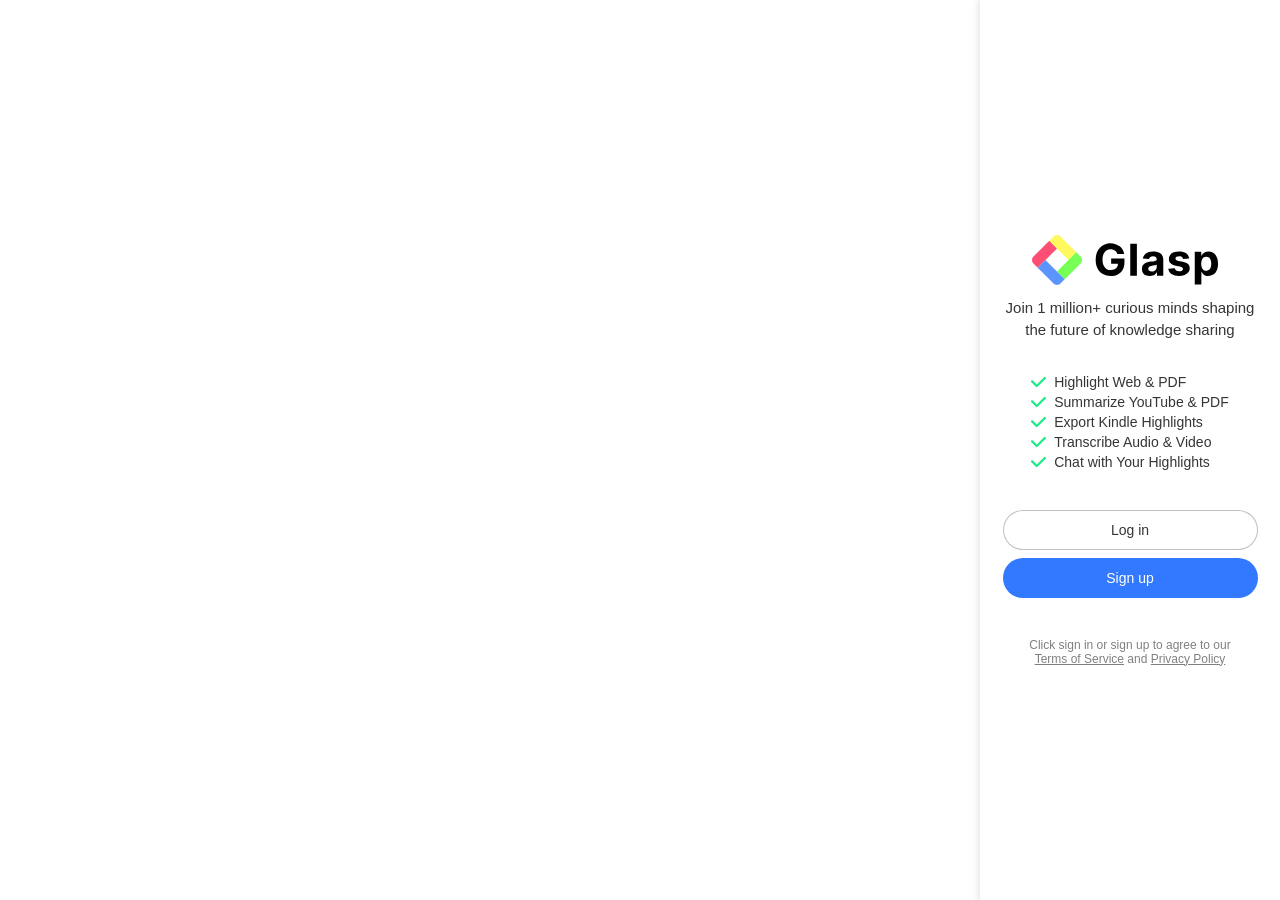
<file: PROJETOS/uso de ia no direito/lixo/Kit de Implementação Imediata — IA na Advocacia_files/saved_resource(1).html>
<!DOCTYPE html>
<!-- saved from url=(0336)https://ba8bb994-0a3a-41de-9b05-eafe62f85572.claudeusercontent.com/v1/design/projects/ba8bb994-0a3a-41de-9b05-eafe62f85572/serve/Kit%20de%20Implementacao%20Imediata-print.html?t=fcb1d3858adb13f9f18b5710f5441e96b5c5be6698fac33c039925b2153d2c78.9e5626e5-eb28-4b64-86fb-8ddb58d1e83f.1960e1fa-6071-4950-83ec-bd407c5db92c.1780668896&direct=1 -->
<html lang="en"><head><meta http-equiv="Content-Type" content="text/html; charset=UTF-8"><title>Glasp - Signup / Login</title><style>.glasp_signin_btn:hover{filter:brightness(98%)}</style></head><body style="background-color:transparent!important;font-family:Roboto,sans-serif;font-style:normal;font-weight:400;color:#353535;margin:0;display:grid;height:100%;position:fixed;right:0;box-shadow:rgba(0,0,0,.1) 0 0 7px 2px!important"><div class="glasp_container" style="width:100%;margin:auto;display:flex;justify-content:space-between;align-items:center;height:100%;background-color:#fff!important"><div class="main_wrapper" style="margin:auto;width:100%"><div class="main_container" style="width:85%;max-width:300px;margin:auto"><div class="glasp_logo" style="width:196px;margin:auto;margin-top:0"><a href="https://glasp.co/?ref=glasp-extension" target="_blank"><svg width="200" height="50" viewBox="0 0 192 48" fill="none" xmlns="http://www.w3.org/2000/svg"><path d="M1.40123 27.3686C-0.44103 25.5284 -0.441033 22.5449 1.4012 20.7047L16.5971 5.52576L24.0098 12.9301L5.47818 31.4409L1.40123 27.3686Z" fill="#FF4E74"></path><path d="M35.1286 24.0367L16.5972 5.52583L20.6741 1.45344C22.5164 -0.386741 25.5033 -0.386744 27.3455 1.45344L42.5415 16.6324L35.1286 24.0367Z" fill="#FFF85E"></path><path d="M24.0099 35.143L42.5416 16.6323L46.6183 20.7046C48.4606 22.5448 48.4606 25.5284 46.6183 27.3686L31.4224 42.5476L24.0099 35.143Z" fill="#76FF54"></path><path d="M27.3454 46.6198C25.5032 48.4601 22.5163 48.4601 20.674 46.6198L5.47815 31.4409L12.8908 24.0366L31.4223 42.5476L27.3454 46.6198Z" fill="#5C94FF"></path><path d="M81.9091 18.3281C81.7003 17.6023 81.407 16.9609 81.0291 16.4041C80.6513 15.8374 80.1889 15.3601 79.642 14.9723C79.1051 14.5746 78.4886 14.2713 77.7926 14.0625C77.1065 13.8537 76.3459 13.7493 75.5107 13.7493C73.9496 13.7493 72.5774 14.1371 71.3942 14.9126C70.2209 15.6882 69.3061 16.8168 68.6499 18.2983C67.9936 19.7699 67.6655 21.5696 67.6655 23.6974C67.6655 25.8253 67.9886 27.6349 68.6349 29.1264C69.2813 30.6179 70.196 31.7564 71.3793 32.5419C72.5625 33.3175 73.9595 33.7053 75.5703 33.7053C77.032 33.7053 78.2798 33.4467 79.3139 32.9297C80.358 32.4027 81.1534 31.6619 81.7003 30.7074C82.2571 29.7528 82.5355 28.6243 82.5355 27.3217L83.848 27.5156H75.973V22.6534H88.755V26.5014C88.755 29.1861 88.1882 31.4929 87.0547 33.4219C85.9212 35.3409 84.3601 36.8224 82.3714 37.8665C80.3828 38.9006 78.1058 39.4176 75.5405 39.4176C72.6768 39.4176 70.1612 38.7862 67.9936 37.5234C65.826 36.2507 64.1357 34.446 62.9226 32.1094C61.7195 29.7628 61.1179 26.9787 61.1179 23.7571C61.1179 21.2812 61.4759 19.0739 62.1918 17.1349C62.9176 15.1861 63.9318 13.5355 65.2344 12.1832C66.5369 10.831 68.0533 9.80185 69.7834 9.09588C71.5135 8.38991 73.3878 8.03693 75.4062 8.03693C77.1364 8.03693 78.7472 8.29048 80.2386 8.79758C81.7301 9.29474 83.0526 10.0007 84.206 10.9155C85.3693 11.8303 86.3189 12.919 87.0547 14.1818C87.7905 15.4347 88.2628 16.8168 88.4716 18.3281H81.9091ZM100.68 8.45454V39H94.3267V8.45454H100.68ZM113.143 39.4325C111.681 39.4325 110.379 39.179 109.235 38.6719C108.092 38.1548 107.187 37.3942 106.521 36.3899C105.864 35.3757 105.536 34.1129 105.536 32.6016C105.536 31.3288 105.77 30.2599 106.237 29.3949C106.705 28.5298 107.341 27.8338 108.146 27.3068C108.952 26.7798 109.866 26.3821 110.891 26.1136C111.925 25.8452 113.008 25.6562 114.142 25.5469C115.474 25.4077 116.548 25.2784 117.364 25.1591C118.179 25.0298 118.771 24.8409 119.138 24.5923C119.506 24.3437 119.69 23.9759 119.69 23.4886V23.3991C119.69 22.4545 119.392 21.7237 118.795 21.2067C118.209 20.6896 117.374 20.4311 116.29 20.4311C115.146 20.4311 114.236 20.6847 113.56 21.1918C112.884 21.6889 112.437 22.3153 112.218 23.071L106.342 22.5938C106.64 21.2017 107.227 19.9986 108.102 18.9844C108.977 17.9602 110.105 17.1747 111.487 16.6278C112.879 16.071 114.49 15.7926 116.32 15.7926C117.592 15.7926 118.81 15.9418 119.974 16.2401C121.147 16.5384 122.186 17.0007 123.091 17.6271C124.006 18.2536 124.727 19.0589 125.254 20.0433C125.78 21.0178 126.044 22.1861 126.044 23.5483V39H120.018V35.8232H119.839C119.472 36.5391 118.979 37.1705 118.363 37.7173C117.746 38.2543 117.006 38.6768 116.141 38.9851C115.276 39.2834 114.276 39.4325 113.143 39.4325ZM114.962 35.0476C115.897 35.0476 116.722 34.8636 117.438 34.4957C118.154 34.1179 118.716 33.6108 119.124 32.9744C119.531 32.3381 119.735 31.6172 119.735 30.8118V28.3807C119.536 28.5099 119.263 28.6293 118.915 28.7386C118.577 28.8381 118.194 28.9325 117.766 29.022C117.339 29.1016 116.911 29.1761 116.484 29.2457C116.056 29.3054 115.668 29.3601 115.32 29.4098C114.575 29.5192 113.923 29.6932 113.366 29.9318C112.81 30.1705 112.377 30.4936 112.069 30.9013C111.761 31.299 111.606 31.7962 111.606 32.3928C111.606 33.2578 111.92 33.919 112.546 34.3764C113.182 34.8239 113.988 35.0476 114.962 35.0476ZM150.874 22.6236L145.058 22.9815C144.958 22.4844 144.744 22.0369 144.416 21.6392C144.088 21.2315 143.656 20.9084 143.119 20.6697C142.592 20.4212 141.96 20.2969 141.225 20.2969C140.24 20.2969 139.41 20.5057 138.734 20.9233C138.058 21.331 137.72 21.8778 137.72 22.5639C137.72 23.1108 137.938 23.5732 138.376 23.951C138.813 24.3288 139.564 24.6321 140.628 24.8608L144.774 25.696C147.002 26.1534 148.662 26.8892 149.756 27.9034C150.85 28.9176 151.396 30.25 151.396 31.9006C151.396 33.402 150.954 34.7195 150.069 35.853C149.194 36.9865 147.991 37.8714 146.46 38.5078C144.938 39.1342 143.183 39.4474 141.195 39.4474C138.162 39.4474 135.746 38.8161 133.946 37.5533C132.156 36.2805 131.107 34.5504 130.799 32.3629L137.048 32.0348C137.237 32.9595 137.695 33.6655 138.421 34.1527C139.146 34.63 140.076 34.8686 141.21 34.8686C142.323 34.8686 143.218 34.6548 143.894 34.2273C144.58 33.7898 144.928 33.228 144.938 32.5419C144.928 31.9652 144.685 31.4929 144.207 31.125C143.73 30.7472 142.994 30.4588 142 30.2599L138.033 29.4695C135.796 29.022 134.13 28.2464 133.036 27.1428C131.953 26.0391 131.411 24.6321 131.411 22.9219C131.411 21.4503 131.808 20.1825 132.604 19.1186C133.409 18.0547 134.538 17.2344 135.989 16.6577C137.451 16.081 139.161 15.7926 141.12 15.7926C144.014 15.7926 146.291 16.4041 147.951 17.6271C149.622 18.8501 150.596 20.5156 150.874 22.6236ZM156.237 47.5909V16.0909H162.502V19.9389H162.785C163.063 19.3224 163.466 18.696 163.993 18.0597C164.53 17.4134 165.226 16.8764 166.081 16.4489C166.946 16.0114 168.02 15.7926 169.303 15.7926C170.973 15.7926 172.514 16.2301 173.926 17.1051C175.338 17.9702 176.467 19.2777 177.312 21.0277C178.157 22.7678 178.58 24.9503 178.58 27.5753C178.58 30.1307 178.167 32.2884 177.342 34.0483C176.526 35.7983 175.413 37.1257 174.001 38.0305C172.599 38.9254 171.028 39.3729 169.288 39.3729C168.055 39.3729 167.006 39.169 166.141 38.7614C165.286 38.3537 164.585 37.8416 164.038 37.2251C163.491 36.5987 163.073 35.9673 162.785 35.331H162.591V47.5909H156.237ZM162.457 27.5455C162.457 28.9077 162.646 30.0959 163.024 31.1101C163.401 32.1243 163.948 32.9148 164.664 33.4815C165.38 34.0384 166.25 34.3168 167.274 34.3168C168.308 34.3168 169.183 34.0334 169.899 33.4666C170.615 32.8899 171.157 32.0945 171.525 31.0803C171.903 30.0561 172.092 28.8778 172.092 27.5455C172.092 26.223 171.908 25.0597 171.54 24.0554C171.172 23.0511 170.63 22.2656 169.914 21.6989C169.198 21.1321 168.318 20.8487 167.274 20.8487C166.24 20.8487 165.365 21.1222 164.649 21.669C163.943 22.2159 163.401 22.9915 163.024 23.9957C162.646 25 162.457 26.1832 162.457 27.5455Z" fill="black"></path></svg></a></div><div class="main_desc" style="margin-top:8px;font-size:15px;text-align:center;line-height:1.5em">Join 1 million+ curious minds shaping the future of knowledge sharing</div><ul class="main_user_proms_wrap" style="width:fit-content;padding:0;margin:auto;margin-top:32px"><li style="list-style-type:none;display:flex;justify-content:left;align-items:center;margin-bottom:4px;font-size:14px"><svg xmlns="http://www.w3.org/2000/svg" width="15" height="12" viewBox="0 0 13 9" fill="none" style="margin-right:8px;height:12px;user-select:none"><path d="M1 4L5 8L12 1" stroke="#1EEB89" stroke-width="2" stroke-linecap="round" stroke-linejoin="round"></path></svg>Highlight Web &amp; PDF</li><li style="list-style-type:none;display:flex;justify-content:left;align-items:center;margin-bottom:4px;font-size:14px"><svg xmlns="http://www.w3.org/2000/svg" width="15" height="12" viewBox="0 0 13 9" fill="none" style="margin-right:8px;height:12px;user-select:none"><path d="M1 4L5 8L12 1" stroke="#1EEB89" stroke-width="2" stroke-linecap="round" stroke-linejoin="round"></path></svg>Summarize YouTube &amp; PDF</li><li style="list-style-type:none;display:flex;justify-content:left;align-items:center;margin-bottom:4px;font-size:14px"><svg xmlns="http://www.w3.org/2000/svg" width="15" height="12" viewBox="0 0 13 9" fill="none" style="margin-right:8px;height:12px;user-select:none"><path d="M1 4L5 8L12 1" stroke="#1EEB89" stroke-width="2" stroke-linecap="round" stroke-linejoin="round"></path></svg>Export Kindle Highlights</li><li style="list-style-type:none;display:flex;justify-content:left;align-items:center;margin-bottom:4px;font-size:14px"><svg xmlns="http://www.w3.org/2000/svg" width="15" height="12" viewBox="0 0 13 9" fill="none" style="margin-right:8px;height:12px;user-select:none"><path d="M1 4L5 8L12 1" stroke="#1EEB89" stroke-width="2" stroke-linecap="round" stroke-linejoin="round"></path></svg>Transcribe Audio &amp; Video</li><li style="list-style-type:none;display:flex;justify-content:left;align-items:center;margin-bottom:4px;font-size:14px"><svg xmlns="http://www.w3.org/2000/svg" width="15" height="12" viewBox="0 0 13 9" fill="none" style="margin-right:8px;height:12px;user-select:none"><path d="M1 4L5 8L12 1" stroke="#1EEB89" stroke-width="2" stroke-linecap="round" stroke-linejoin="round"></path></svg>Chat with Your Highlights</li></ul><div class="glasp_login" style="margin:auto;margin-top:40px;text-align:center"><div class="social_login_wrapper" id="social_login_wrapper" style="display:grid;gap:8px"><button id="glasp_extension_login" class="glasp_signin_btn" type="submit" style="width:-webkit-fill-available;height:40px;border:thin solid rgba(0,0,0,.25);border-radius:40px;background-color:#fff;color:#353535;font-size:14px;line-height:16px;font-weight:400;margin:auto;display:flex;justify-content:space-around;align-items:center;gap:12px;user-select:none;outline:0!important;padding:0 24px;cursor:pointer;font-family:Roboto,sans-serif">Log in</button> <button id="glasp_extension_signup" class="glasp_signin_btn" type="submit" style="width:-webkit-fill-available;height:40px;border:none;border-radius:40px;background-color:rgb(51 121 255);color:#fff;font-size:14px;line-height:16px;font-weight:400;margin:auto;display:flex;justify-content:space-around;align-items:center;gap:12px;user-select:none;outline:0!important;padding:0 24px;cursor:pointer;font-family:Roboto,sans-serif">Sign up</button></div></div><div class="tos-pp" style="width:220px;margin:auto;margin-top:40px;text-align:center;font-size:12px;color:gray">Click sign in or sign up to agree to our <a href="https://glasp.co/terms-of-service" target="_blank" style="color:gray;text-decoration:underline;cursor:pointer">Terms of Service</a> and <a href="https://glasp.co/privacy-policy" target="_blank" id="privacy-policy" style="color:gray;text-decoration:underline;cursor:pointer">Privacy Policy</a></div></div></div></div></body></html>
</file>
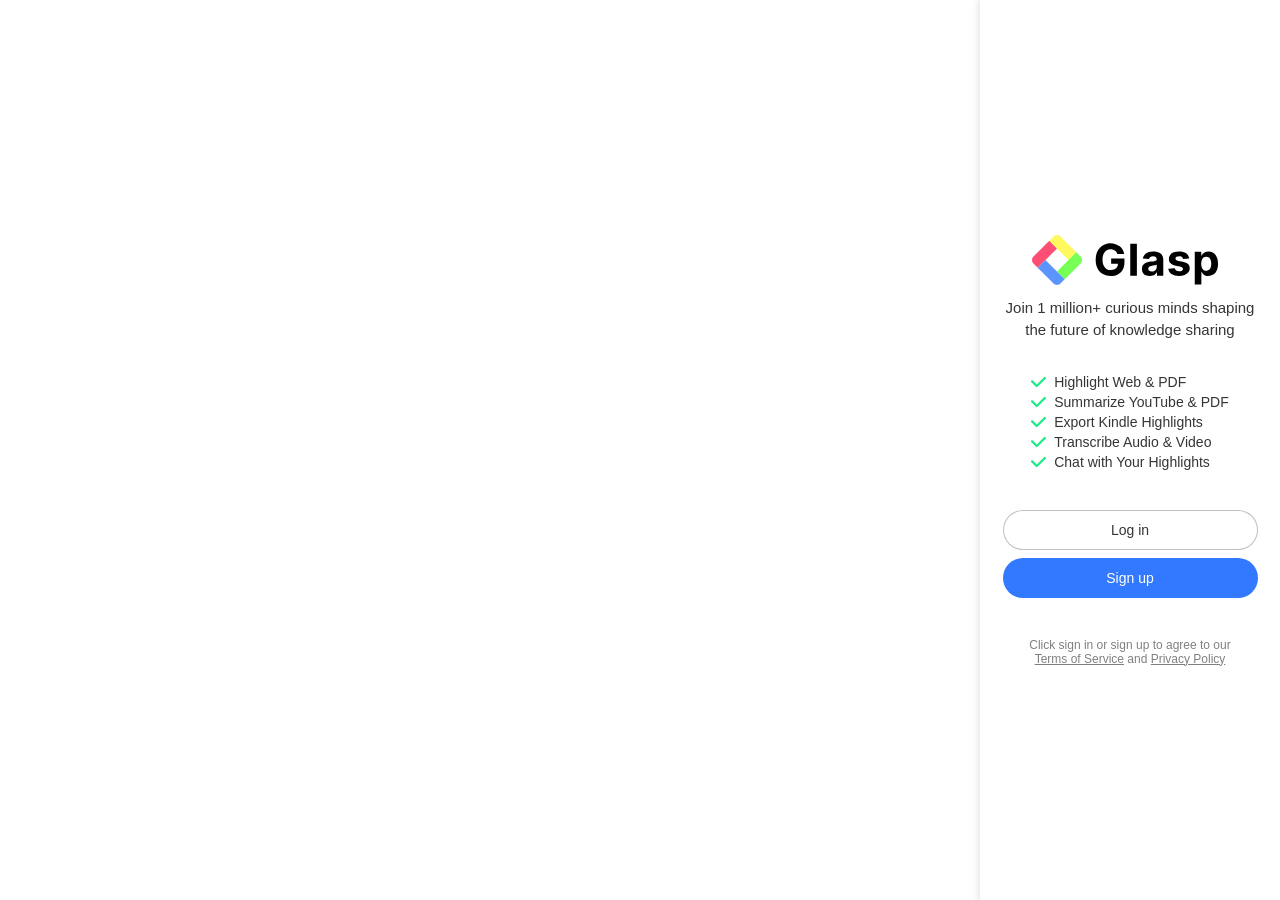
<file: PROJETOS/uso de ia no direito/lixo/landingpage-lovable_files/saved_resource(1).html>
<!DOCTYPE html>
<!-- saved from url=(0071)https://id-preview-%2Daabef7a0-b9b1-49f9-a60a-4b3d524975e1.lovable.app/ -->
<html lang="en"><head><meta http-equiv="Content-Type" content="text/html; charset=UTF-8"><title>Glasp - Signup / Login</title><style>.glasp_signin_btn:hover{filter:brightness(98%)}</style></head><body style="background-color:transparent!important;font-family:Roboto,sans-serif;font-style:normal;font-weight:400;color:#353535;margin:0;display:grid;height:100%;position:fixed;right:0;box-shadow:rgba(0,0,0,.1) 0 0 7px 2px!important"><div class="glasp_container" style="width:100%;margin:auto;display:flex;justify-content:space-between;align-items:center;height:100%;background-color:#fff!important"><div class="main_wrapper" style="margin:auto;width:100%"><div class="main_container" style="width:85%;max-width:300px;margin:auto"><div class="glasp_logo" style="width:196px;margin:auto;margin-top:0"><a href="https://glasp.co/?ref=glasp-extension" target="_blank"><svg width="200" height="50" viewBox="0 0 192 48" fill="none" xmlns="http://www.w3.org/2000/svg"><path d="M1.40123 27.3686C-0.44103 25.5284 -0.441033 22.5449 1.4012 20.7047L16.5971 5.52576L24.0098 12.9301L5.47818 31.4409L1.40123 27.3686Z" fill="#FF4E74"></path><path d="M35.1286 24.0367L16.5972 5.52583L20.6741 1.45344C22.5164 -0.386741 25.5033 -0.386744 27.3455 1.45344L42.5415 16.6324L35.1286 24.0367Z" fill="#FFF85E"></path><path d="M24.0099 35.143L42.5416 16.6323L46.6183 20.7046C48.4606 22.5448 48.4606 25.5284 46.6183 27.3686L31.4224 42.5476L24.0099 35.143Z" fill="#76FF54"></path><path d="M27.3454 46.6198C25.5032 48.4601 22.5163 48.4601 20.674 46.6198L5.47815 31.4409L12.8908 24.0366L31.4223 42.5476L27.3454 46.6198Z" fill="#5C94FF"></path><path d="M81.9091 18.3281C81.7003 17.6023 81.407 16.9609 81.0291 16.4041C80.6513 15.8374 80.1889 15.3601 79.642 14.9723C79.1051 14.5746 78.4886 14.2713 77.7926 14.0625C77.1065 13.8537 76.3459 13.7493 75.5107 13.7493C73.9496 13.7493 72.5774 14.1371 71.3942 14.9126C70.2209 15.6882 69.3061 16.8168 68.6499 18.2983C67.9936 19.7699 67.6655 21.5696 67.6655 23.6974C67.6655 25.8253 67.9886 27.6349 68.6349 29.1264C69.2813 30.6179 70.196 31.7564 71.3793 32.5419C72.5625 33.3175 73.9595 33.7053 75.5703 33.7053C77.032 33.7053 78.2798 33.4467 79.3139 32.9297C80.358 32.4027 81.1534 31.6619 81.7003 30.7074C82.2571 29.7528 82.5355 28.6243 82.5355 27.3217L83.848 27.5156H75.973V22.6534H88.755V26.5014C88.755 29.1861 88.1882 31.4929 87.0547 33.4219C85.9212 35.3409 84.3601 36.8224 82.3714 37.8665C80.3828 38.9006 78.1058 39.4176 75.5405 39.4176C72.6768 39.4176 70.1612 38.7862 67.9936 37.5234C65.826 36.2507 64.1357 34.446 62.9226 32.1094C61.7195 29.7628 61.1179 26.9787 61.1179 23.7571C61.1179 21.2812 61.4759 19.0739 62.1918 17.1349C62.9176 15.1861 63.9318 13.5355 65.2344 12.1832C66.5369 10.831 68.0533 9.80185 69.7834 9.09588C71.5135 8.38991 73.3878 8.03693 75.4062 8.03693C77.1364 8.03693 78.7472 8.29048 80.2386 8.79758C81.7301 9.29474 83.0526 10.0007 84.206 10.9155C85.3693 11.8303 86.3189 12.919 87.0547 14.1818C87.7905 15.4347 88.2628 16.8168 88.4716 18.3281H81.9091ZM100.68 8.45454V39H94.3267V8.45454H100.68ZM113.143 39.4325C111.681 39.4325 110.379 39.179 109.235 38.6719C108.092 38.1548 107.187 37.3942 106.521 36.3899C105.864 35.3757 105.536 34.1129 105.536 32.6016C105.536 31.3288 105.77 30.2599 106.237 29.3949C106.705 28.5298 107.341 27.8338 108.146 27.3068C108.952 26.7798 109.866 26.3821 110.891 26.1136C111.925 25.8452 113.008 25.6562 114.142 25.5469C115.474 25.4077 116.548 25.2784 117.364 25.1591C118.179 25.0298 118.771 24.8409 119.138 24.5923C119.506 24.3437 119.69 23.9759 119.69 23.4886V23.3991C119.69 22.4545 119.392 21.7237 118.795 21.2067C118.209 20.6896 117.374 20.4311 116.29 20.4311C115.146 20.4311 114.236 20.6847 113.56 21.1918C112.884 21.6889 112.437 22.3153 112.218 23.071L106.342 22.5938C106.64 21.2017 107.227 19.9986 108.102 18.9844C108.977 17.9602 110.105 17.1747 111.487 16.6278C112.879 16.071 114.49 15.7926 116.32 15.7926C117.592 15.7926 118.81 15.9418 119.974 16.2401C121.147 16.5384 122.186 17.0007 123.091 17.6271C124.006 18.2536 124.727 19.0589 125.254 20.0433C125.78 21.0178 126.044 22.1861 126.044 23.5483V39H120.018V35.8232H119.839C119.472 36.5391 118.979 37.1705 118.363 37.7173C117.746 38.2543 117.006 38.6768 116.141 38.9851C115.276 39.2834 114.276 39.4325 113.143 39.4325ZM114.962 35.0476C115.897 35.0476 116.722 34.8636 117.438 34.4957C118.154 34.1179 118.716 33.6108 119.124 32.9744C119.531 32.3381 119.735 31.6172 119.735 30.8118V28.3807C119.536 28.5099 119.263 28.6293 118.915 28.7386C118.577 28.8381 118.194 28.9325 117.766 29.022C117.339 29.1016 116.911 29.1761 116.484 29.2457C116.056 29.3054 115.668 29.3601 115.32 29.4098C114.575 29.5192 113.923 29.6932 113.366 29.9318C112.81 30.1705 112.377 30.4936 112.069 30.9013C111.761 31.299 111.606 31.7962 111.606 32.3928C111.606 33.2578 111.92 33.919 112.546 34.3764C113.182 34.8239 113.988 35.0476 114.962 35.0476ZM150.874 22.6236L145.058 22.9815C144.958 22.4844 144.744 22.0369 144.416 21.6392C144.088 21.2315 143.656 20.9084 143.119 20.6697C142.592 20.4212 141.96 20.2969 141.225 20.2969C140.24 20.2969 139.41 20.5057 138.734 20.9233C138.058 21.331 137.72 21.8778 137.72 22.5639C137.72 23.1108 137.938 23.5732 138.376 23.951C138.813 24.3288 139.564 24.6321 140.628 24.8608L144.774 25.696C147.002 26.1534 148.662 26.8892 149.756 27.9034C150.85 28.9176 151.396 30.25 151.396 31.9006C151.396 33.402 150.954 34.7195 150.069 35.853C149.194 36.9865 147.991 37.8714 146.46 38.5078C144.938 39.1342 143.183 39.4474 141.195 39.4474C138.162 39.4474 135.746 38.8161 133.946 37.5533C132.156 36.2805 131.107 34.5504 130.799 32.3629L137.048 32.0348C137.237 32.9595 137.695 33.6655 138.421 34.1527C139.146 34.63 140.076 34.8686 141.21 34.8686C142.323 34.8686 143.218 34.6548 143.894 34.2273C144.58 33.7898 144.928 33.228 144.938 32.5419C144.928 31.9652 144.685 31.4929 144.207 31.125C143.73 30.7472 142.994 30.4588 142 30.2599L138.033 29.4695C135.796 29.022 134.13 28.2464 133.036 27.1428C131.953 26.0391 131.411 24.6321 131.411 22.9219C131.411 21.4503 131.808 20.1825 132.604 19.1186C133.409 18.0547 134.538 17.2344 135.989 16.6577C137.451 16.081 139.161 15.7926 141.12 15.7926C144.014 15.7926 146.291 16.4041 147.951 17.6271C149.622 18.8501 150.596 20.5156 150.874 22.6236ZM156.237 47.5909V16.0909H162.502V19.9389H162.785C163.063 19.3224 163.466 18.696 163.993 18.0597C164.53 17.4134 165.226 16.8764 166.081 16.4489C166.946 16.0114 168.02 15.7926 169.303 15.7926C170.973 15.7926 172.514 16.2301 173.926 17.1051C175.338 17.9702 176.467 19.2777 177.312 21.0277C178.157 22.7678 178.58 24.9503 178.58 27.5753C178.58 30.1307 178.167 32.2884 177.342 34.0483C176.526 35.7983 175.413 37.1257 174.001 38.0305C172.599 38.9254 171.028 39.3729 169.288 39.3729C168.055 39.3729 167.006 39.169 166.141 38.7614C165.286 38.3537 164.585 37.8416 164.038 37.2251C163.491 36.5987 163.073 35.9673 162.785 35.331H162.591V47.5909H156.237ZM162.457 27.5455C162.457 28.9077 162.646 30.0959 163.024 31.1101C163.401 32.1243 163.948 32.9148 164.664 33.4815C165.38 34.0384 166.25 34.3168 167.274 34.3168C168.308 34.3168 169.183 34.0334 169.899 33.4666C170.615 32.8899 171.157 32.0945 171.525 31.0803C171.903 30.0561 172.092 28.8778 172.092 27.5455C172.092 26.223 171.908 25.0597 171.54 24.0554C171.172 23.0511 170.63 22.2656 169.914 21.6989C169.198 21.1321 168.318 20.8487 167.274 20.8487C166.24 20.8487 165.365 21.1222 164.649 21.669C163.943 22.2159 163.401 22.9915 163.024 23.9957C162.646 25 162.457 26.1832 162.457 27.5455Z" fill="black"></path></svg></a></div><div class="main_desc" style="margin-top:8px;font-size:15px;text-align:center;line-height:1.5em">Join 1 million+ curious minds shaping the future of knowledge sharing</div><ul class="main_user_proms_wrap" style="width:fit-content;padding:0;margin:auto;margin-top:32px"><li style="list-style-type:none;display:flex;justify-content:left;align-items:center;margin-bottom:4px;font-size:14px"><svg xmlns="http://www.w3.org/2000/svg" width="15" height="12" viewBox="0 0 13 9" fill="none" style="margin-right:8px;height:12px;user-select:none"><path d="M1 4L5 8L12 1" stroke="#1EEB89" stroke-width="2" stroke-linecap="round" stroke-linejoin="round"></path></svg>Highlight Web &amp; PDF</li><li style="list-style-type:none;display:flex;justify-content:left;align-items:center;margin-bottom:4px;font-size:14px"><svg xmlns="http://www.w3.org/2000/svg" width="15" height="12" viewBox="0 0 13 9" fill="none" style="margin-right:8px;height:12px;user-select:none"><path d="M1 4L5 8L12 1" stroke="#1EEB89" stroke-width="2" stroke-linecap="round" stroke-linejoin="round"></path></svg>Summarize YouTube &amp; PDF</li><li style="list-style-type:none;display:flex;justify-content:left;align-items:center;margin-bottom:4px;font-size:14px"><svg xmlns="http://www.w3.org/2000/svg" width="15" height="12" viewBox="0 0 13 9" fill="none" style="margin-right:8px;height:12px;user-select:none"><path d="M1 4L5 8L12 1" stroke="#1EEB89" stroke-width="2" stroke-linecap="round" stroke-linejoin="round"></path></svg>Export Kindle Highlights</li><li style="list-style-type:none;display:flex;justify-content:left;align-items:center;margin-bottom:4px;font-size:14px"><svg xmlns="http://www.w3.org/2000/svg" width="15" height="12" viewBox="0 0 13 9" fill="none" style="margin-right:8px;height:12px;user-select:none"><path d="M1 4L5 8L12 1" stroke="#1EEB89" stroke-width="2" stroke-linecap="round" stroke-linejoin="round"></path></svg>Transcribe Audio &amp; Video</li><li style="list-style-type:none;display:flex;justify-content:left;align-items:center;margin-bottom:4px;font-size:14px"><svg xmlns="http://www.w3.org/2000/svg" width="15" height="12" viewBox="0 0 13 9" fill="none" style="margin-right:8px;height:12px;user-select:none"><path d="M1 4L5 8L12 1" stroke="#1EEB89" stroke-width="2" stroke-linecap="round" stroke-linejoin="round"></path></svg>Chat with Your Highlights</li></ul><div class="glasp_login" style="margin:auto;margin-top:40px;text-align:center"><div class="social_login_wrapper" id="social_login_wrapper" style="display:grid;gap:8px"><button id="glasp_extension_login" class="glasp_signin_btn" type="submit" style="width:-webkit-fill-available;height:40px;border:thin solid rgba(0,0,0,.25);border-radius:40px;background-color:#fff;color:#353535;font-size:14px;line-height:16px;font-weight:400;margin:auto;display:flex;justify-content:space-around;align-items:center;gap:12px;user-select:none;outline:0!important;padding:0 24px;cursor:pointer;font-family:Roboto,sans-serif">Log in</button> <button id="glasp_extension_signup" class="glasp_signin_btn" type="submit" style="width:-webkit-fill-available;height:40px;border:none;border-radius:40px;background-color:rgb(51 121 255);color:#fff;font-size:14px;line-height:16px;font-weight:400;margin:auto;display:flex;justify-content:space-around;align-items:center;gap:12px;user-select:none;outline:0!important;padding:0 24px;cursor:pointer;font-family:Roboto,sans-serif">Sign up</button></div></div><div class="tos-pp" style="width:220px;margin:auto;margin-top:40px;text-align:center;font-size:12px;color:gray">Click sign in or sign up to agree to our <a href="https://glasp.co/terms-of-service" target="_blank" style="color:gray;text-decoration:underline;cursor:pointer">Terms of Service</a> and <a href="https://glasp.co/privacy-policy" target="_blank" id="privacy-policy" style="color:gray;text-decoration:underline;cursor:pointer">Privacy Policy</a></div></div></div></div></body></html>
</file>
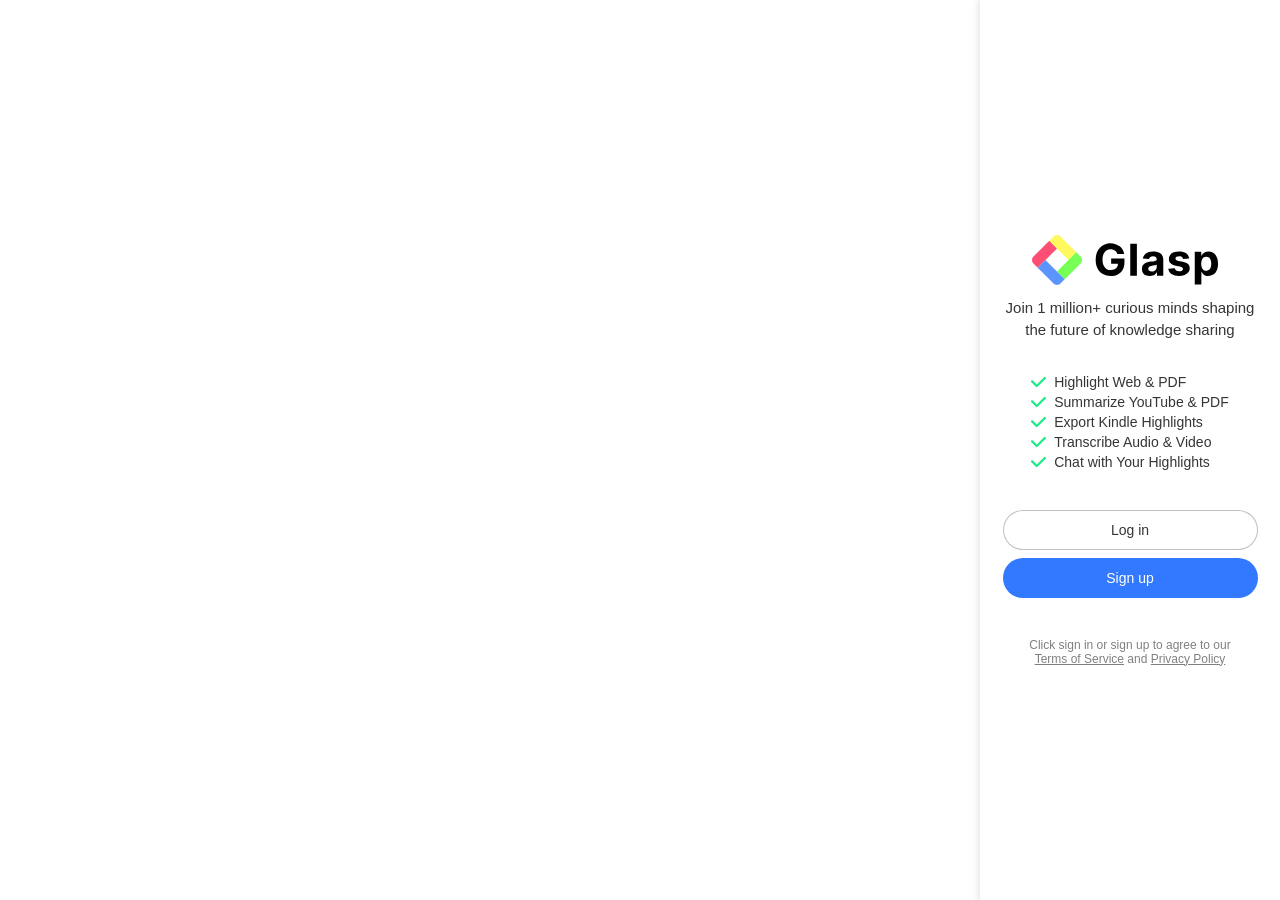
<file: PROJETOS/uso de ia no direito/lixo/lp-kimi_files/saved_resource(2).html>
<!DOCTYPE html>
<!-- saved from url=(0085)https://www.kimi.com/chat/19e9914d-3042-8e7d-8000-09956b7c9023?chat_enter_method=home -->
<html lang="en"><head><meta http-equiv="Content-Type" content="text/html; charset=UTF-8"><title>Glasp - Signup / Login</title><style>.glasp_signin_btn:hover{filter:brightness(98%)}</style></head><body style="background-color:transparent!important;font-family:Roboto,sans-serif;font-style:normal;font-weight:400;color:#353535;margin:0;display:grid;height:100%;position:fixed;right:0;box-shadow:rgba(0,0,0,.1) 0 0 7px 2px!important"><div class="glasp_container" style="width:100%;margin:auto;display:flex;justify-content:space-between;align-items:center;height:100%;background-color:#fff!important"><div class="main_wrapper" style="margin:auto;width:100%"><div class="main_container" style="width:85%;max-width:300px;margin:auto"><div class="glasp_logo" style="width:196px;margin:auto;margin-top:0"><a href="https://glasp.co/?ref=glasp-extension" target="_blank"><svg width="200" height="50" viewBox="0 0 192 48" fill="none" xmlns="http://www.w3.org/2000/svg"><path d="M1.40123 27.3686C-0.44103 25.5284 -0.441033 22.5449 1.4012 20.7047L16.5971 5.52576L24.0098 12.9301L5.47818 31.4409L1.40123 27.3686Z" fill="#FF4E74"></path><path d="M35.1286 24.0367L16.5972 5.52583L20.6741 1.45344C22.5164 -0.386741 25.5033 -0.386744 27.3455 1.45344L42.5415 16.6324L35.1286 24.0367Z" fill="#FFF85E"></path><path d="M24.0099 35.143L42.5416 16.6323L46.6183 20.7046C48.4606 22.5448 48.4606 25.5284 46.6183 27.3686L31.4224 42.5476L24.0099 35.143Z" fill="#76FF54"></path><path d="M27.3454 46.6198C25.5032 48.4601 22.5163 48.4601 20.674 46.6198L5.47815 31.4409L12.8908 24.0366L31.4223 42.5476L27.3454 46.6198Z" fill="#5C94FF"></path><path d="M81.9091 18.3281C81.7003 17.6023 81.407 16.9609 81.0291 16.4041C80.6513 15.8374 80.1889 15.3601 79.642 14.9723C79.1051 14.5746 78.4886 14.2713 77.7926 14.0625C77.1065 13.8537 76.3459 13.7493 75.5107 13.7493C73.9496 13.7493 72.5774 14.1371 71.3942 14.9126C70.2209 15.6882 69.3061 16.8168 68.6499 18.2983C67.9936 19.7699 67.6655 21.5696 67.6655 23.6974C67.6655 25.8253 67.9886 27.6349 68.6349 29.1264C69.2813 30.6179 70.196 31.7564 71.3793 32.5419C72.5625 33.3175 73.9595 33.7053 75.5703 33.7053C77.032 33.7053 78.2798 33.4467 79.3139 32.9297C80.358 32.4027 81.1534 31.6619 81.7003 30.7074C82.2571 29.7528 82.5355 28.6243 82.5355 27.3217L83.848 27.5156H75.973V22.6534H88.755V26.5014C88.755 29.1861 88.1882 31.4929 87.0547 33.4219C85.9212 35.3409 84.3601 36.8224 82.3714 37.8665C80.3828 38.9006 78.1058 39.4176 75.5405 39.4176C72.6768 39.4176 70.1612 38.7862 67.9936 37.5234C65.826 36.2507 64.1357 34.446 62.9226 32.1094C61.7195 29.7628 61.1179 26.9787 61.1179 23.7571C61.1179 21.2812 61.4759 19.0739 62.1918 17.1349C62.9176 15.1861 63.9318 13.5355 65.2344 12.1832C66.5369 10.831 68.0533 9.80185 69.7834 9.09588C71.5135 8.38991 73.3878 8.03693 75.4062 8.03693C77.1364 8.03693 78.7472 8.29048 80.2386 8.79758C81.7301 9.29474 83.0526 10.0007 84.206 10.9155C85.3693 11.8303 86.3189 12.919 87.0547 14.1818C87.7905 15.4347 88.2628 16.8168 88.4716 18.3281H81.9091ZM100.68 8.45454V39H94.3267V8.45454H100.68ZM113.143 39.4325C111.681 39.4325 110.379 39.179 109.235 38.6719C108.092 38.1548 107.187 37.3942 106.521 36.3899C105.864 35.3757 105.536 34.1129 105.536 32.6016C105.536 31.3288 105.77 30.2599 106.237 29.3949C106.705 28.5298 107.341 27.8338 108.146 27.3068C108.952 26.7798 109.866 26.3821 110.891 26.1136C111.925 25.8452 113.008 25.6562 114.142 25.5469C115.474 25.4077 116.548 25.2784 117.364 25.1591C118.179 25.0298 118.771 24.8409 119.138 24.5923C119.506 24.3437 119.69 23.9759 119.69 23.4886V23.3991C119.69 22.4545 119.392 21.7237 118.795 21.2067C118.209 20.6896 117.374 20.4311 116.29 20.4311C115.146 20.4311 114.236 20.6847 113.56 21.1918C112.884 21.6889 112.437 22.3153 112.218 23.071L106.342 22.5938C106.64 21.2017 107.227 19.9986 108.102 18.9844C108.977 17.9602 110.105 17.1747 111.487 16.6278C112.879 16.071 114.49 15.7926 116.32 15.7926C117.592 15.7926 118.81 15.9418 119.974 16.2401C121.147 16.5384 122.186 17.0007 123.091 17.6271C124.006 18.2536 124.727 19.0589 125.254 20.0433C125.78 21.0178 126.044 22.1861 126.044 23.5483V39H120.018V35.8232H119.839C119.472 36.5391 118.979 37.1705 118.363 37.7173C117.746 38.2543 117.006 38.6768 116.141 38.9851C115.276 39.2834 114.276 39.4325 113.143 39.4325ZM114.962 35.0476C115.897 35.0476 116.722 34.8636 117.438 34.4957C118.154 34.1179 118.716 33.6108 119.124 32.9744C119.531 32.3381 119.735 31.6172 119.735 30.8118V28.3807C119.536 28.5099 119.263 28.6293 118.915 28.7386C118.577 28.8381 118.194 28.9325 117.766 29.022C117.339 29.1016 116.911 29.1761 116.484 29.2457C116.056 29.3054 115.668 29.3601 115.32 29.4098C114.575 29.5192 113.923 29.6932 113.366 29.9318C112.81 30.1705 112.377 30.4936 112.069 30.9013C111.761 31.299 111.606 31.7962 111.606 32.3928C111.606 33.2578 111.92 33.919 112.546 34.3764C113.182 34.8239 113.988 35.0476 114.962 35.0476ZM150.874 22.6236L145.058 22.9815C144.958 22.4844 144.744 22.0369 144.416 21.6392C144.088 21.2315 143.656 20.9084 143.119 20.6697C142.592 20.4212 141.96 20.2969 141.225 20.2969C140.24 20.2969 139.41 20.5057 138.734 20.9233C138.058 21.331 137.72 21.8778 137.72 22.5639C137.72 23.1108 137.938 23.5732 138.376 23.951C138.813 24.3288 139.564 24.6321 140.628 24.8608L144.774 25.696C147.002 26.1534 148.662 26.8892 149.756 27.9034C150.85 28.9176 151.396 30.25 151.396 31.9006C151.396 33.402 150.954 34.7195 150.069 35.853C149.194 36.9865 147.991 37.8714 146.46 38.5078C144.938 39.1342 143.183 39.4474 141.195 39.4474C138.162 39.4474 135.746 38.8161 133.946 37.5533C132.156 36.2805 131.107 34.5504 130.799 32.3629L137.048 32.0348C137.237 32.9595 137.695 33.6655 138.421 34.1527C139.146 34.63 140.076 34.8686 141.21 34.8686C142.323 34.8686 143.218 34.6548 143.894 34.2273C144.58 33.7898 144.928 33.228 144.938 32.5419C144.928 31.9652 144.685 31.4929 144.207 31.125C143.73 30.7472 142.994 30.4588 142 30.2599L138.033 29.4695C135.796 29.022 134.13 28.2464 133.036 27.1428C131.953 26.0391 131.411 24.6321 131.411 22.9219C131.411 21.4503 131.808 20.1825 132.604 19.1186C133.409 18.0547 134.538 17.2344 135.989 16.6577C137.451 16.081 139.161 15.7926 141.12 15.7926C144.014 15.7926 146.291 16.4041 147.951 17.6271C149.622 18.8501 150.596 20.5156 150.874 22.6236ZM156.237 47.5909V16.0909H162.502V19.9389H162.785C163.063 19.3224 163.466 18.696 163.993 18.0597C164.53 17.4134 165.226 16.8764 166.081 16.4489C166.946 16.0114 168.02 15.7926 169.303 15.7926C170.973 15.7926 172.514 16.2301 173.926 17.1051C175.338 17.9702 176.467 19.2777 177.312 21.0277C178.157 22.7678 178.58 24.9503 178.58 27.5753C178.58 30.1307 178.167 32.2884 177.342 34.0483C176.526 35.7983 175.413 37.1257 174.001 38.0305C172.599 38.9254 171.028 39.3729 169.288 39.3729C168.055 39.3729 167.006 39.169 166.141 38.7614C165.286 38.3537 164.585 37.8416 164.038 37.2251C163.491 36.5987 163.073 35.9673 162.785 35.331H162.591V47.5909H156.237ZM162.457 27.5455C162.457 28.9077 162.646 30.0959 163.024 31.1101C163.401 32.1243 163.948 32.9148 164.664 33.4815C165.38 34.0384 166.25 34.3168 167.274 34.3168C168.308 34.3168 169.183 34.0334 169.899 33.4666C170.615 32.8899 171.157 32.0945 171.525 31.0803C171.903 30.0561 172.092 28.8778 172.092 27.5455C172.092 26.223 171.908 25.0597 171.54 24.0554C171.172 23.0511 170.63 22.2656 169.914 21.6989C169.198 21.1321 168.318 20.8487 167.274 20.8487C166.24 20.8487 165.365 21.1222 164.649 21.669C163.943 22.2159 163.401 22.9915 163.024 23.9957C162.646 25 162.457 26.1832 162.457 27.5455Z" fill="black"></path></svg></a></div><div class="main_desc" style="margin-top:8px;font-size:15px;text-align:center;line-height:1.5em">Join 1 million+ curious minds shaping the future of knowledge sharing</div><ul class="main_user_proms_wrap" style="width:fit-content;padding:0;margin:auto;margin-top:32px"><li style="list-style-type:none;display:flex;justify-content:left;align-items:center;margin-bottom:4px;font-size:14px"><svg xmlns="http://www.w3.org/2000/svg" width="15" height="12" viewBox="0 0 13 9" fill="none" style="margin-right:8px;height:12px;user-select:none"><path d="M1 4L5 8L12 1" stroke="#1EEB89" stroke-width="2" stroke-linecap="round" stroke-linejoin="round"></path></svg>Highlight Web &amp; PDF</li><li style="list-style-type:none;display:flex;justify-content:left;align-items:center;margin-bottom:4px;font-size:14px"><svg xmlns="http://www.w3.org/2000/svg" width="15" height="12" viewBox="0 0 13 9" fill="none" style="margin-right:8px;height:12px;user-select:none"><path d="M1 4L5 8L12 1" stroke="#1EEB89" stroke-width="2" stroke-linecap="round" stroke-linejoin="round"></path></svg>Summarize YouTube &amp; PDF</li><li style="list-style-type:none;display:flex;justify-content:left;align-items:center;margin-bottom:4px;font-size:14px"><svg xmlns="http://www.w3.org/2000/svg" width="15" height="12" viewBox="0 0 13 9" fill="none" style="margin-right:8px;height:12px;user-select:none"><path d="M1 4L5 8L12 1" stroke="#1EEB89" stroke-width="2" stroke-linecap="round" stroke-linejoin="round"></path></svg>Export Kindle Highlights</li><li style="list-style-type:none;display:flex;justify-content:left;align-items:center;margin-bottom:4px;font-size:14px"><svg xmlns="http://www.w3.org/2000/svg" width="15" height="12" viewBox="0 0 13 9" fill="none" style="margin-right:8px;height:12px;user-select:none"><path d="M1 4L5 8L12 1" stroke="#1EEB89" stroke-width="2" stroke-linecap="round" stroke-linejoin="round"></path></svg>Transcribe Audio &amp; Video</li><li style="list-style-type:none;display:flex;justify-content:left;align-items:center;margin-bottom:4px;font-size:14px"><svg xmlns="http://www.w3.org/2000/svg" width="15" height="12" viewBox="0 0 13 9" fill="none" style="margin-right:8px;height:12px;user-select:none"><path d="M1 4L5 8L12 1" stroke="#1EEB89" stroke-width="2" stroke-linecap="round" stroke-linejoin="round"></path></svg>Chat with Your Highlights</li></ul><div class="glasp_login" style="margin:auto;margin-top:40px;text-align:center"><div class="social_login_wrapper" id="social_login_wrapper" style="display:grid;gap:8px"><button id="glasp_extension_login" class="glasp_signin_btn" type="submit" style="width:-webkit-fill-available;height:40px;border:thin solid rgba(0,0,0,.25);border-radius:40px;background-color:#fff;color:#353535;font-size:14px;line-height:16px;font-weight:400;margin:auto;display:flex;justify-content:space-around;align-items:center;gap:12px;user-select:none;outline:0!important;padding:0 24px;cursor:pointer;font-family:Roboto,sans-serif">Log in</button> <button id="glasp_extension_signup" class="glasp_signin_btn" type="submit" style="width:-webkit-fill-available;height:40px;border:none;border-radius:40px;background-color:rgb(51 121 255);color:#fff;font-size:14px;line-height:16px;font-weight:400;margin:auto;display:flex;justify-content:space-around;align-items:center;gap:12px;user-select:none;outline:0!important;padding:0 24px;cursor:pointer;font-family:Roboto,sans-serif">Sign up</button></div></div><div class="tos-pp" style="width:220px;margin:auto;margin-top:40px;text-align:center;font-size:12px;color:gray">Click sign in or sign up to agree to our <a href="https://glasp.co/terms-of-service" target="_blank" style="color:gray;text-decoration:underline;cursor:pointer">Terms of Service</a> and <a href="https://glasp.co/privacy-policy" target="_blank" id="privacy-policy" style="color:gray;text-decoration:underline;cursor:pointer">Privacy Policy</a></div></div></div></div></body></html>
</file>
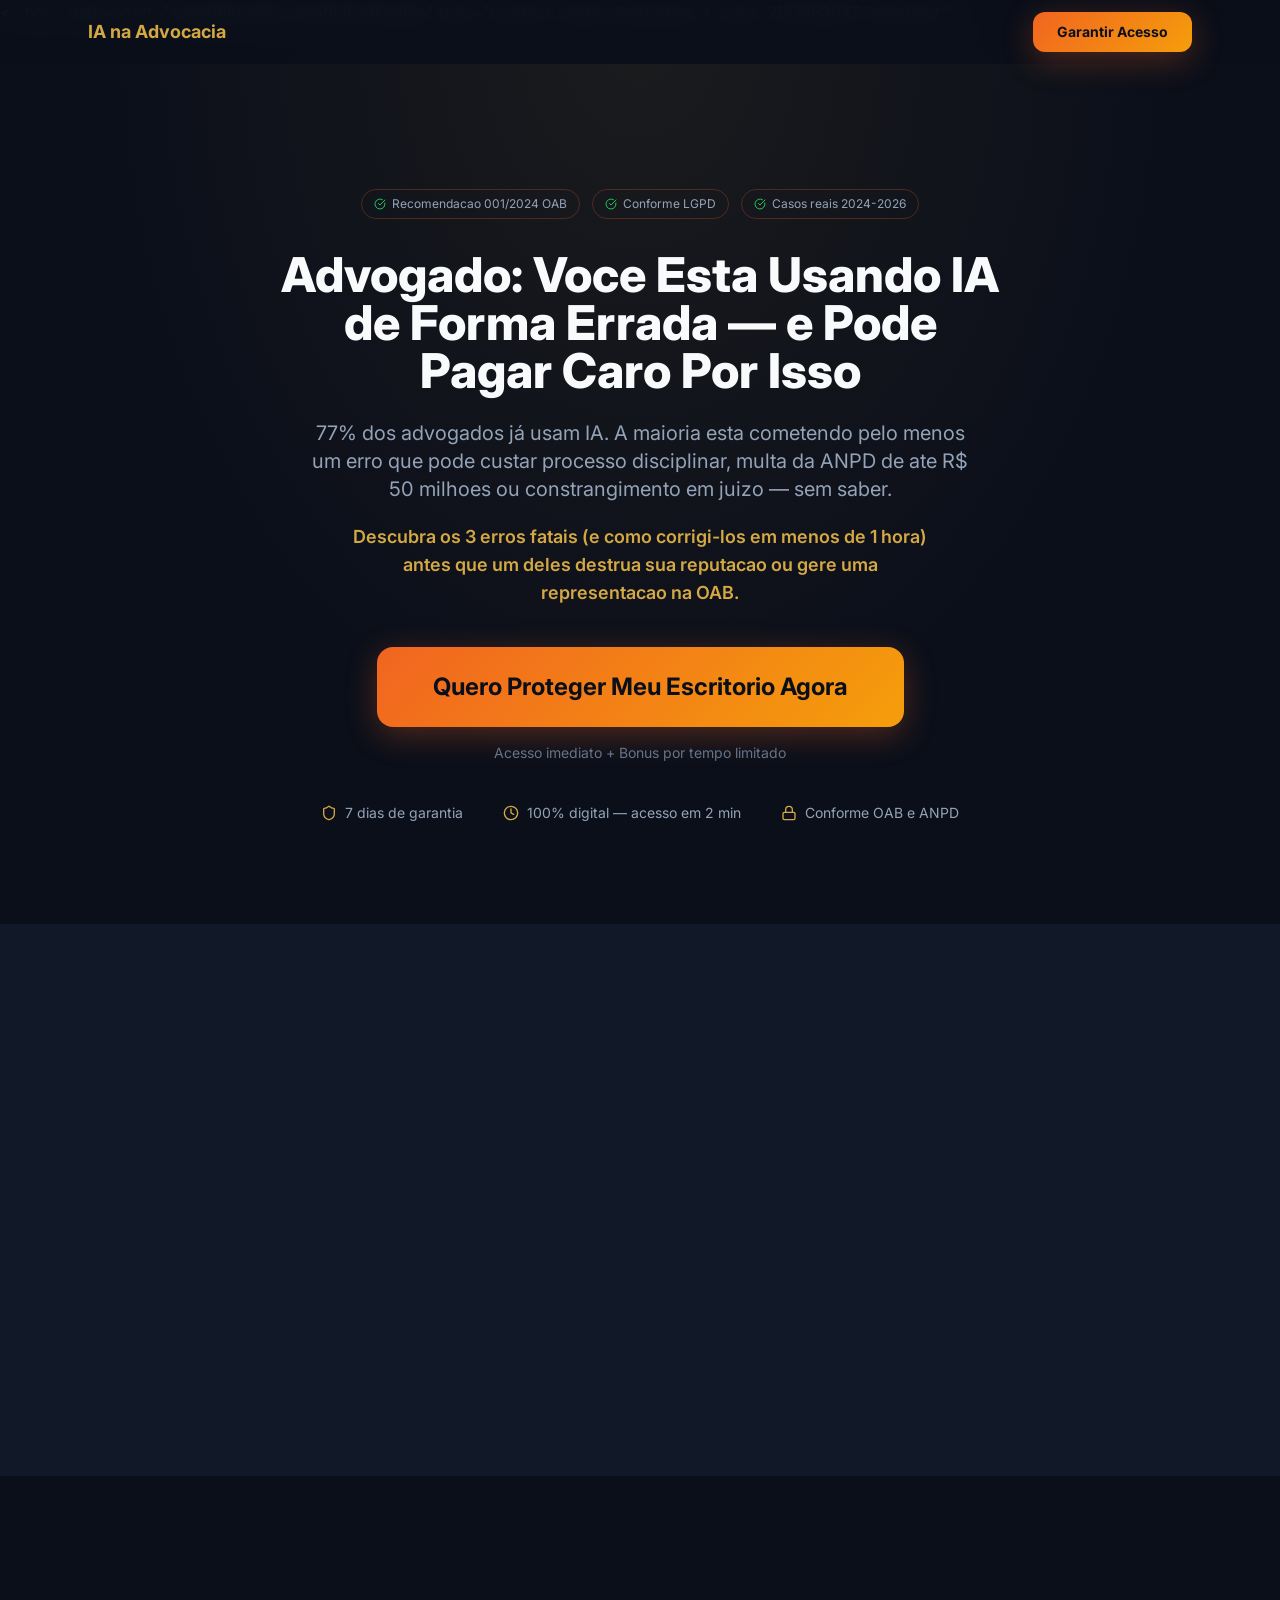
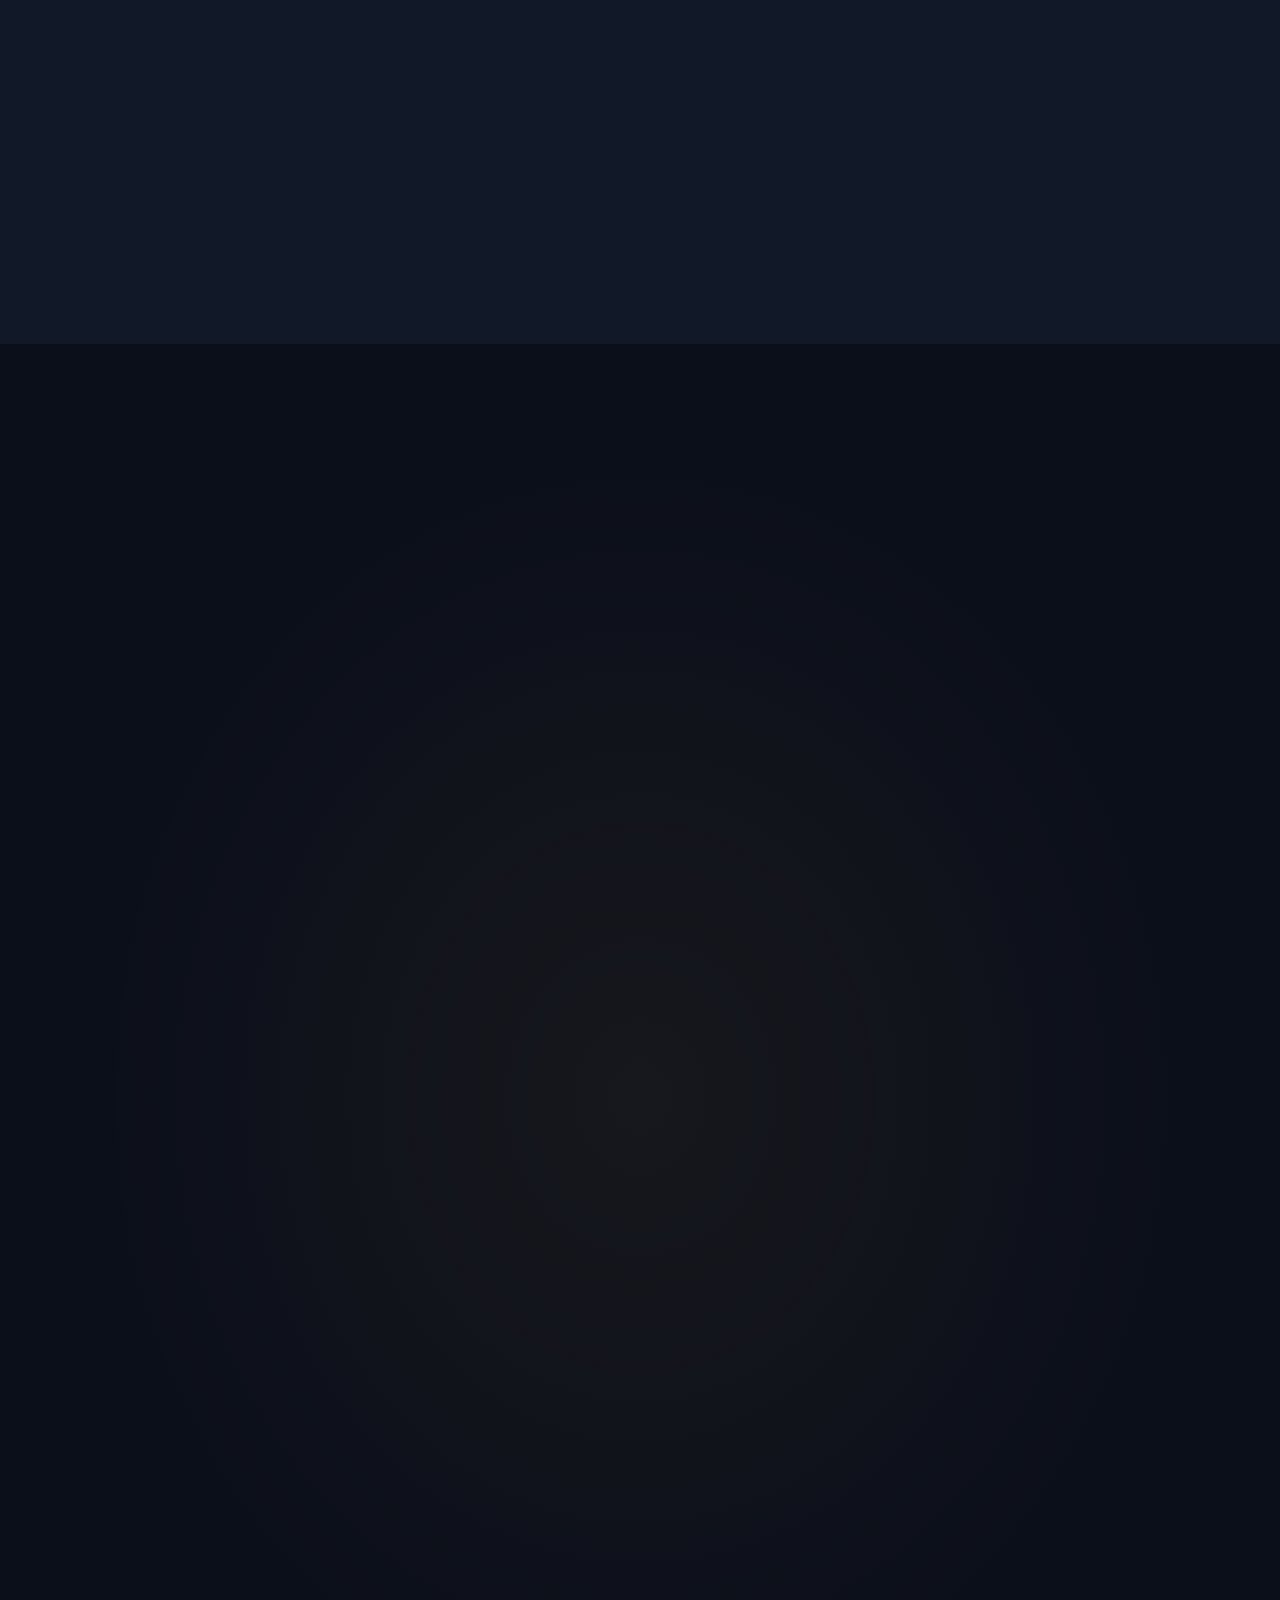
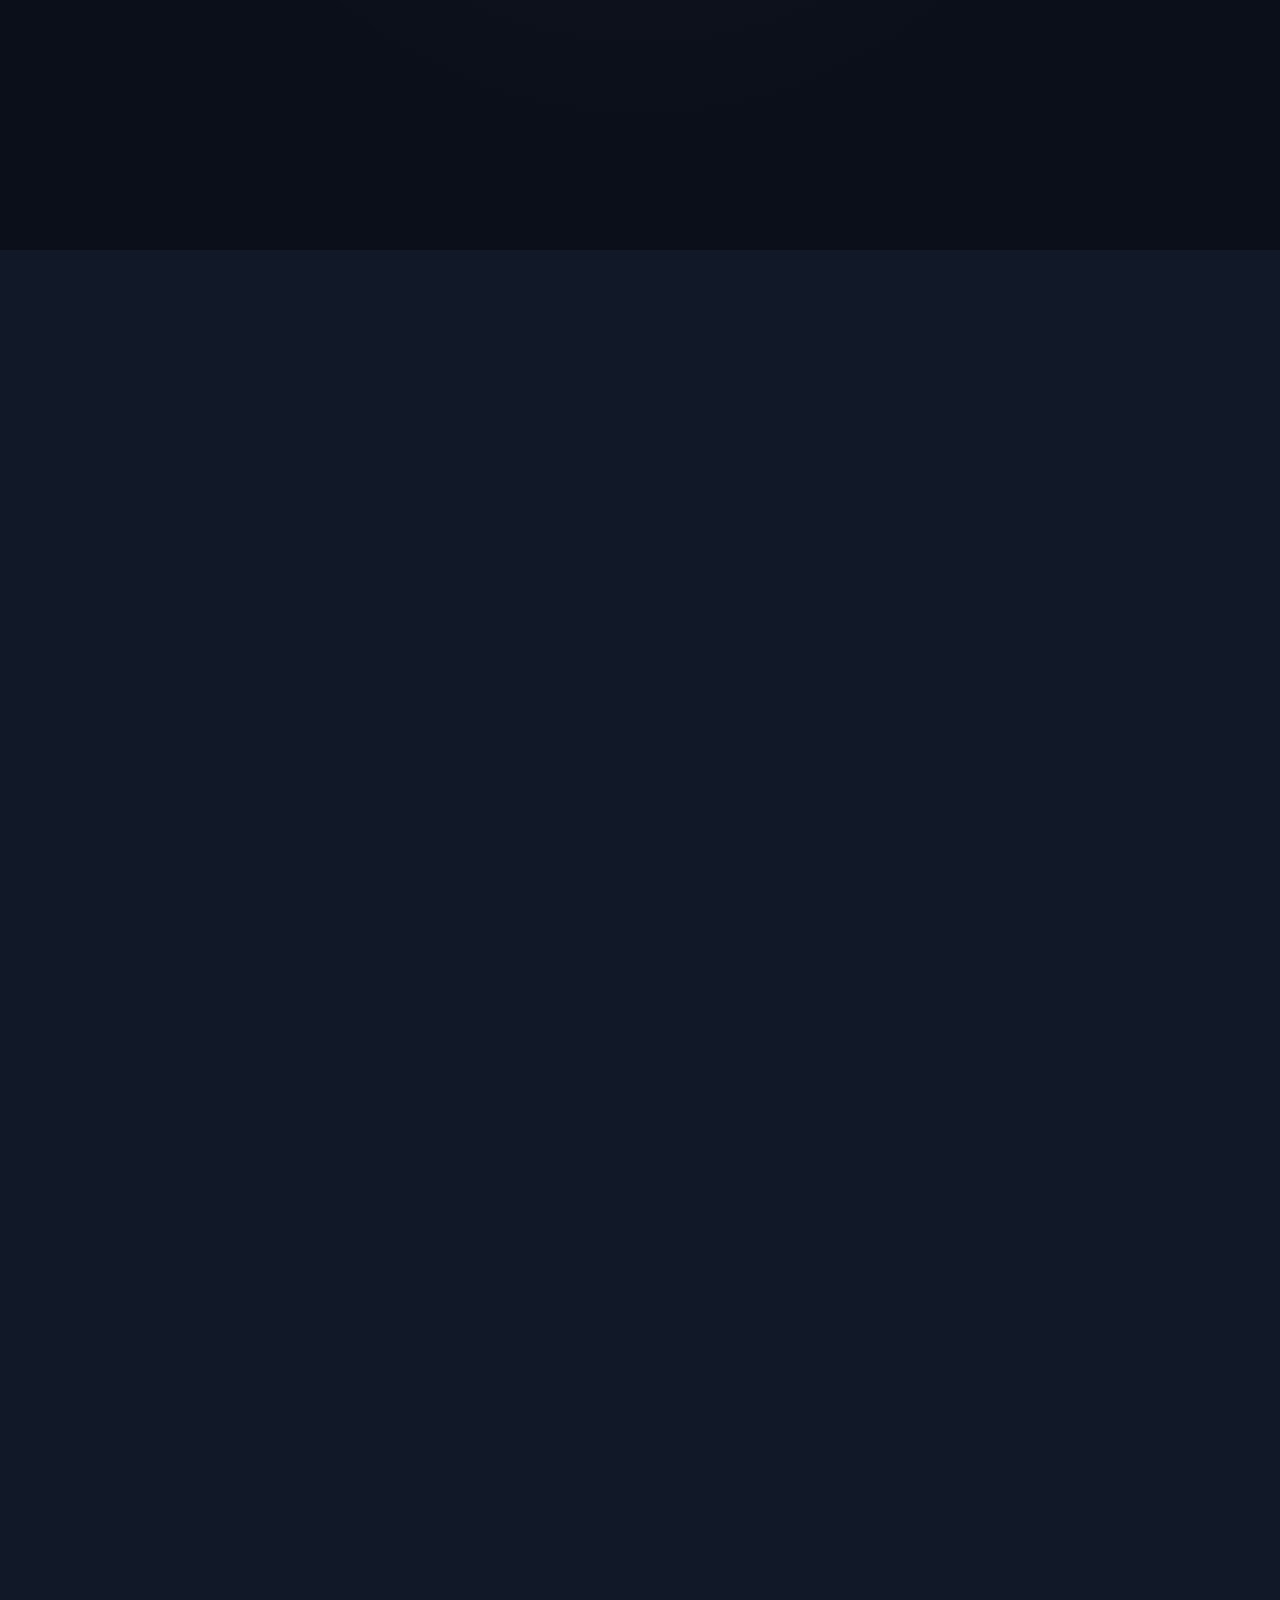
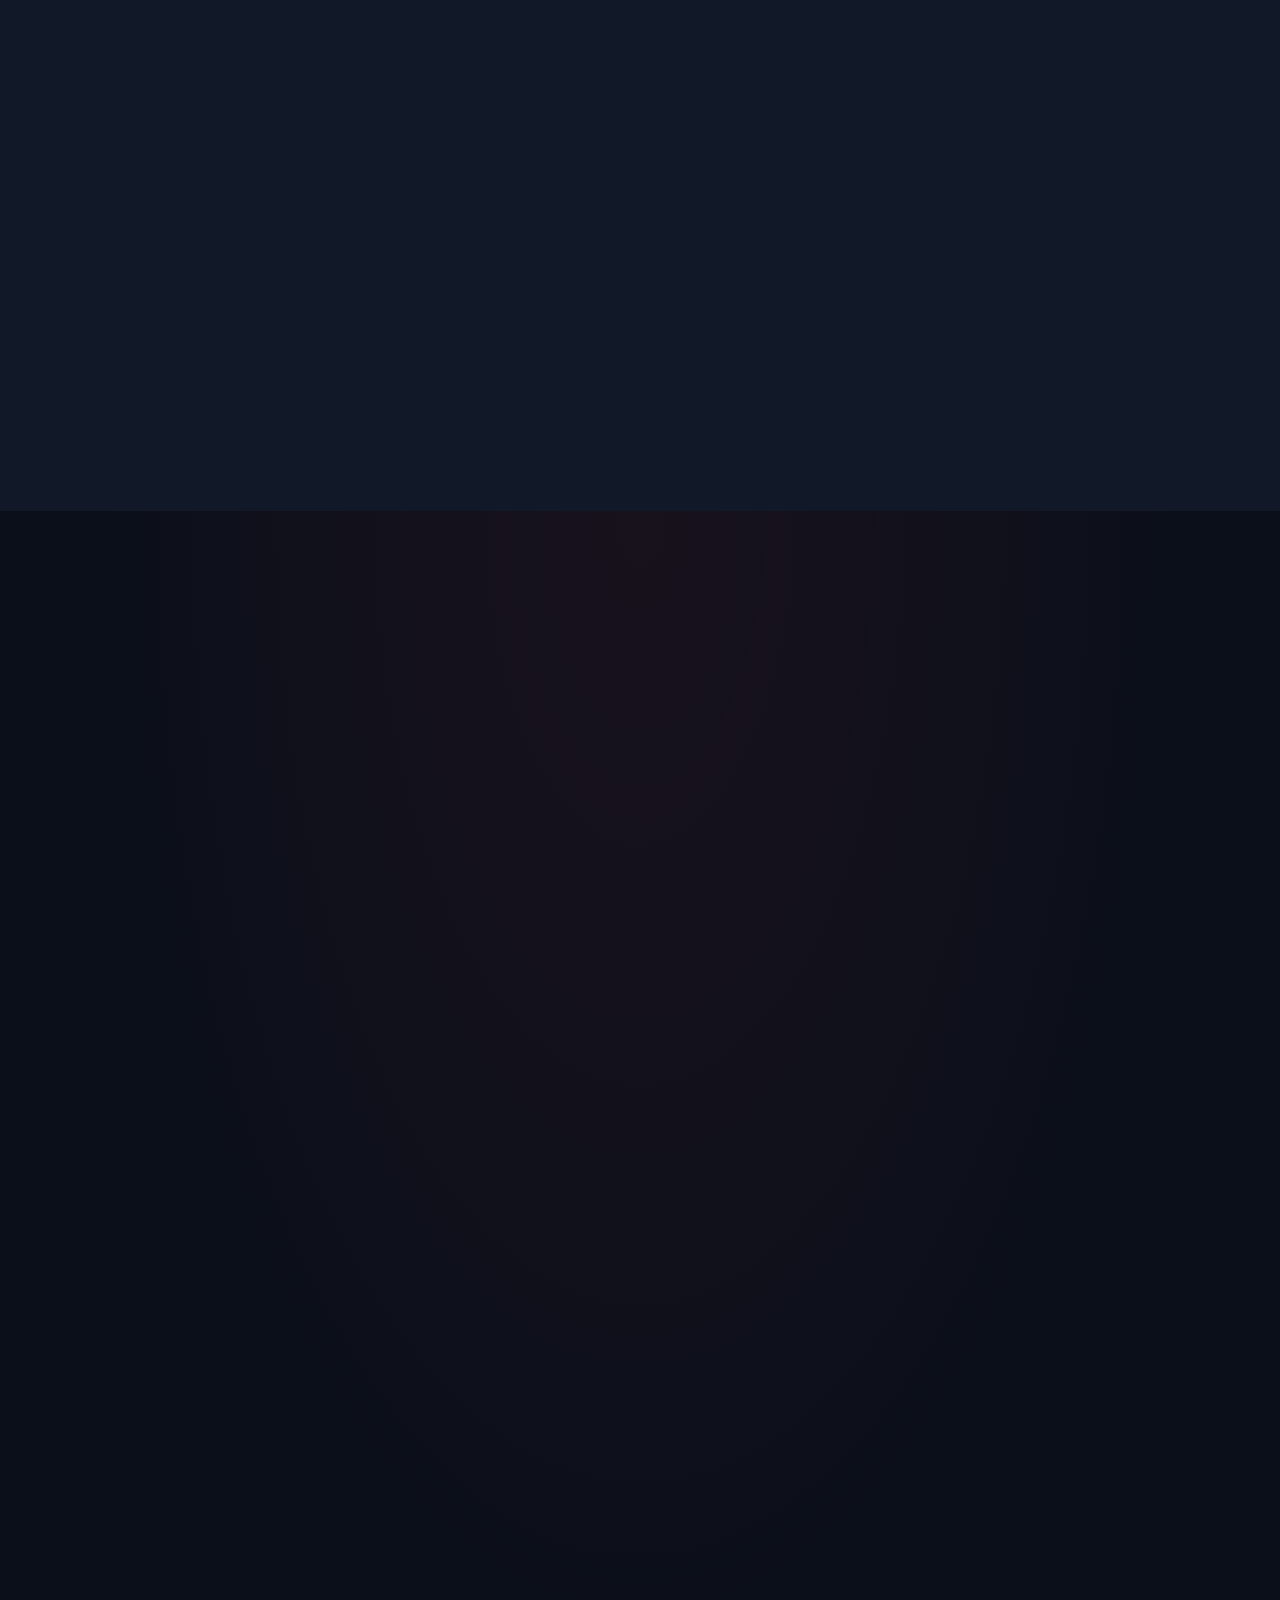
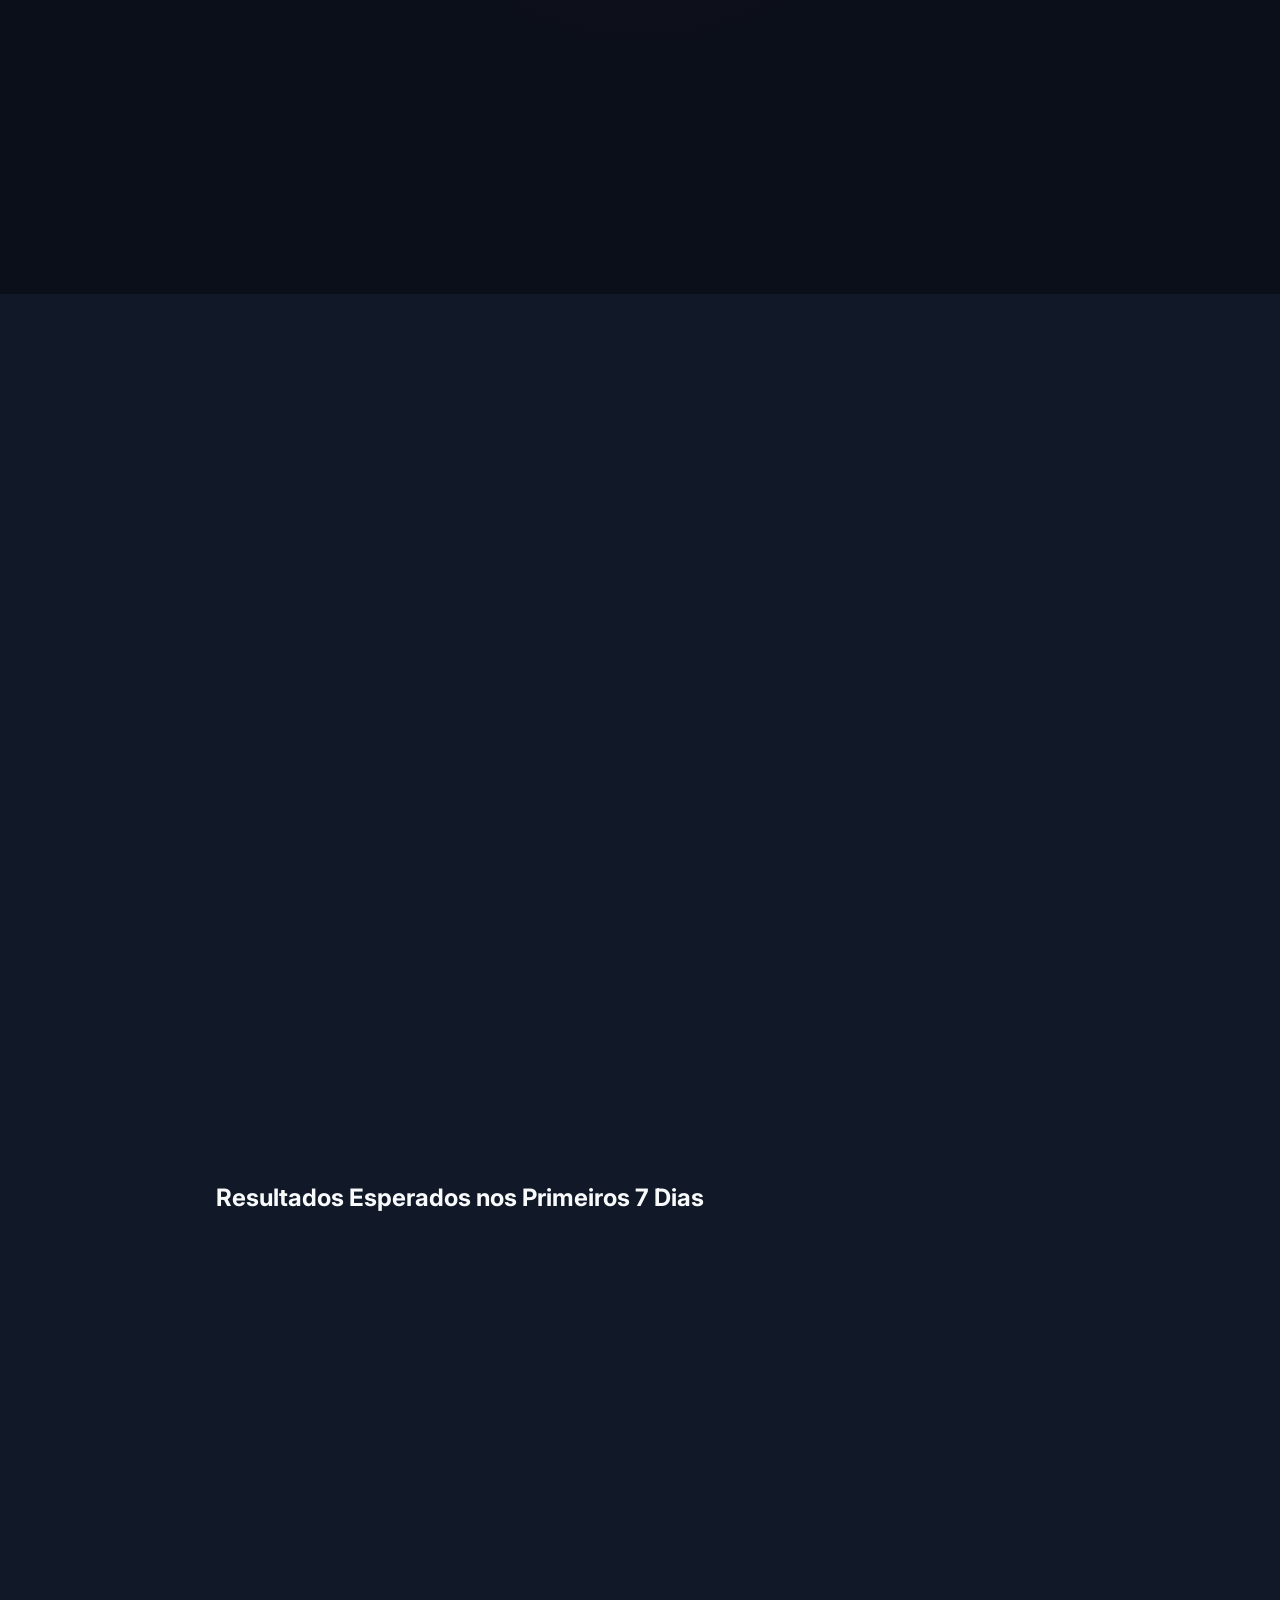
<file: PROJETOS/uso de ia no direito/lixo/lp-kimi_files/saved_resource.html>
<!DOCTYPE html>
<!-- saved from url=(0053)https://p-biekeouvnvrwipn6ccajrloraynae5rr.kimi.page/ -->
<html lang="en" webcrx=""><__hrp__ data-ext-id="eanggfilgoajáocelnaflolkadkeghjp" style="position: relative !important; z-index: 2147483647 !important;"><link href="chrome-extension://eanggfilgoajáocelnaflolkadkeghjp/nj.css" rel="stylesheet"></__hrp__><head><meta http-equiv="Content-Type" content="text/html; charset=UTF-8">
    
    <meta name="viewport" content="width=device-width, initial-scale=1.0">
    <title>IA na Advocacia - Kit de Implementação</title>
    <script type="module" crossorigin="" src="./index-DyV9UNR2.js"></script>
    <link rel="stylesheet" crossorigin="" href="./index-BOvjYm8G.css">
  <script src="./sdk-seed.js" defer=""></script><script src="./preview.1XL1Ndry.min.js" async=""></script><style id="grabbit-visited-styles">
        .grabbit-visited,
        .grabbit-visited:link,
        .grabbit-visited:visited {
            color: #551A8B !important; /* Standard visited link purple */
        }
    </style><meta id="dcngeagmmhegagicpcmpinãoklddcgon"><script src="blob:https://p-biekeouvnvrwipn6ccajrloraynae5rr.kimi.page/5807f89a-8e50-4af9-ab05-08ae7e10a73e"></script></head>
  <body>
    <div id="root"><div code-path="src/App.tsx:19:5" class="min-h-screen bg-[#0B0F1A]"><nav code-path="src/sections/Navigation.tsx:16:5" class="fixed top-0 left-0 right-0 z-50 h-16 flex items-center transition-all duration-300 border-b border-transparent" style="background: rgba(11, 15, 26, 0.95); backdrop-filter: blur(12px); transform: none;"><div code-path="src/sections/Navigation.tsx:30:7" class="w-full max-w-6xl mx-auto px-4 md:px-6 flex items-center justify-between"><span code-path="src/sections/Navigation.tsx:31:9" class="text-lg font-bold text-[#f16520]">IA na Advocacia</span><a code-path="src/sections/Navigation.tsx:32:9" href="https://p-biekeouvnvrwipn6ccajrloraynae5rr.kimi.page/https://pay.hotmart.com/Y106176204K" class="cta-button !py-2.5 !px-6 !text-sm !rounded-lg">Garantir Acesso</a></div></nav><section code-path="src/sections/Hero.tsx:15:5" id="hero" class="relative min-h-screen flex items-center justify-center pt-16" style="background: radial-gradient(at 50% 0%, rgba(212, 168, 67, 0.08) 0%, transparent 60%), rgb(11, 15, 26);"><div code-path="src/sections/Hero.tsx:23:7" class="max-w-3xl mx-auto px-4 md:px-6 text-center py-16 md:py-24"><div code-path="src/sections/Hero.tsx:25:9" class="flex flex-wrap justify-center gap-2 md:gap-3" style="opacity: 1; transform: none;"><span code-path="src/sections/Hero.tsx:37:13" class="inline-flex items-center gap-1.5 text-xs text-[#94A3B8] border border-[rgba(212,168,67,0.25)] rounded-full px-3 py-1.5"><svg xmlns="http://www.w3.org/2000/svg" width="12" height="12" viewBox="0 0 24 24" fill="none" stroke="currentColor" stroke-width="2" stroke-linecap="round" stroke-linejoin="round" class="lucide lucide-circle-check-big text-[#22C55E]" aria-hidden="true" code-path="src/sections/Hero.tsx:41:15"><path d="M21.801 10A10 10 0 1 1 17 3.335"></path><path d="m9 11 3 3L22 4"></path></svg>Recomendacao 001/2024 OAB</span><span code-path="src/sections/Hero.tsx:37:13" class="inline-flex items-center gap-1.5 text-xs text-[#94A3B8] border border-[rgba(212,168,67,0.25)] rounded-full px-3 py-1.5"><svg xmlns="http://www.w3.org/2000/svg" width="12" height="12" viewBox="0 0 24 24" fill="none" stroke="currentColor" stroke-width="2" stroke-linecap="round" stroke-linejoin="round" class="lucide lucide-circle-check-big text-[#22C55E]" aria-hidden="true" code-path="src/sections/Hero.tsx:41:15"><path d="M21.801 10A10 10 0 1 1 17 3.335"></path><path d="m9 11 3 3L22 4"></path></svg>Conforme LGPD</span><span code-path="src/sections/Hero.tsx:37:13" class="inline-flex items-center gap-1.5 text-xs text-[#94A3B8] border border-[rgba(212,168,67,0.25)] rounded-full px-3 py-1.5"><svg xmlns="http://www.w3.org/2000/svg" width="12" height="12" viewBox="0 0 24 24" fill="none" stroke="currentColor" stroke-width="2" stroke-linecap="round" stroke-linejoin="round" class="lucide lucide-circle-check-big text-[#22C55E]" aria-hidden="true" code-path="src/sections/Hero.tsx:41:15"><path d="M21.801 10A10 10 0 1 1 17 3.335"></path><path d="m9 11 3 3L22 4"></path></svg>Casos reais 2024-2026</span></div><h1 code-path="src/sections/Hero.tsx:48:9" class="text-3xl sm:text-4xl md:text-5xl font-extrabold text-[#F8FAFC] leading-tight mt-8" style="opacity: 1; transform: none;">Advogado: Voce Esta Usando IA de Forma Errada — e Pode Pagar Caro Por Isso</h1><p code-path="src/sections/Hero.tsx:59:9" class="text-lg md:text-xl text-[#94A3B8] max-w-2xl mx-auto mt-6 leading-relaxed" style="opacity: 1; transform: none;">77% dos advogados já usam IA. A maioria esta cometendo pelo menos um erro que pode custar processo disciplinar, multa da ANPD de ate R$ 50 milhoes ou constrangimento em juizo — sem saber.</p><p code-path="src/sections/Hero.tsx:70:9" class="text-base md:text-lg font-semibold text-[#f16520] max-w-xl mx-auto mt-5 leading-relaxed" style="opacity: 1; transform: none;">Descubra os 3 erros fatais (e como corrigi-los em menos de 1 hora) antes que um deles destrua sua reputacao ou gere uma representacao na OAB.</p><div code-path="src/sections/Hero.tsx:81:9" class="mt-10" style="opacity: 1; transform: none;"><a code-path="src/sections/Hero.tsx:88:11" href="https://p-biekeouvnvrwipn6ccajrloraynae5rr.kimi.page/https://pay.hotmart.com/Y106176204K" class="cta-button text-xl md:text-2xl px-10 md:px-14 py-5 md:py-6">Quero Proteger Meu Escritorio Agora</a><p code-path="src/sections/Hero.tsx:91:11" class="text-sm text-[#64748B] mt-4">Acesso imediato + Bonus por tempo limitado</p></div><div code-path="src/sections/Hero.tsx:97:9" class="flex flex-wrap justify-center gap-6 md:gap-10 mt-10" style="opacity: 1; transform: none;"><span code-path="src/sections/Hero.tsx:109:13" class="inline-flex items-center gap-2 text-sm text-[#94A3B8]"><svg xmlns="http://www.w3.org/2000/svg" width="16" height="16" viewBox="0 0 24 24" fill="none" stroke="currentColor" stroke-width="2" stroke-linecap="round" stroke-linejoin="round" class="lucide lucide-shield text-[#f16520]" aria-hidden="true" code-path="src/sections/Hero.tsx:113:15"><path d="M20 13c0 5-3.5 7.5-7.66 8.95a1 1 0 0 1-.67-.01C7.5 20.5 4 18 4 13V6a1 1 0 0 1 1-1c2 0 4.5-1.2 6.24-2.72a1.17 1.17 0 0 1 1.52 0C14.51 3.81 17 5 19 5a1 1 0 0 1 1 1z"></path></svg>7 dias de garantia</span><span code-path="src/sections/Hero.tsx:109:13" class="inline-flex items-center gap-2 text-sm text-[#94A3B8]"><svg xmlns="http://www.w3.org/2000/svg" width="16" height="16" viewBox="0 0 24 24" fill="none" stroke="currentColor" stroke-width="2" stroke-linecap="round" stroke-linejoin="round" class="lucide lucide-clock text-[#f16520]" aria-hidden="true" code-path="src/sections/Hero.tsx:113:15"><path d="M12 6v6l4 2"></path><circle cx="12" cy="12" r="10"></circle></svg>100% digital — acesso em 2 min</span><span code-path="src/sections/Hero.tsx:109:13" class="inline-flex items-center gap-2 text-sm text-[#94A3B8]"><svg xmlns="http://www.w3.org/2000/svg" width="16" height="16" viewBox="0 0 24 24" fill="none" stroke="currentColor" stroke-width="2" stroke-linecap="round" stroke-linejoin="round" class="lucide lucide-lock text-[#f16520]" aria-hidden="true" code-path="src/sections/Hero.tsx:113:15"><rect width="18" height="11" x="3" y="11" rx="2" ry="2"></rect><path d="M7 11V7a5 5 0 0 1 10 0v4"></path></svg>Conforme OAB e ANPD</span></div></div></section><section code-path="src/sections/Problem.tsx:21:5" class="bg-[#111827] py-16 md:py-20"><div code-path="src/sections/Problem.tsx:22:7" class="max-w-3xl mx-auto px-4 md:px-6"><span code-path="src/sections/Problem.tsx:29:9" class="section-label" style="opacity: 0; transform: translateY(20px);">A VERDADE QUE NINGUEM CONTA</span><h2 code-path="src/sections/Problem.tsx:33:9" class="section-title mt-4" style="opacity: 0; transform: translateY(20px);">A Verdade Que Ninguem Esta Contando Para Voce</h2><p code-path="src/sections/Problem.tsx:40:9" class="section-body mt-6" style="opacity: 0; transform: translateY(20px);">Enquanto voce le isto, <strong code-path="src/sections/Problem.tsx:42:11" class="text-[#F8FAFC]">8 em cada 10 advogados brasileiros</strong> já estao usando Inteligencia Artificial no dia a dia do escritorio. ChatGPT para redigir peticoes. IA para resumir processos. Automacao para pesquisar jurisprudencia.</p><p code-path="src/sections/Problem.tsx:46:9" class="section-body mt-4" style="opacity: 0; transform: translateY(20px);"><strong code-path="src/sections/Problem.tsx:47:11" class="text-[#F8FAFC]">Isso não e mais tendencia. E o novo padrao da profissao.</strong></p><div code-path="src/sections/Problem.tsx:52:9" class="mt-6 border-l-[3px] border-[#f16520] pl-5 py-2" style="opacity: 0; transform: translateY(20px);"><p code-path="src/sections/Problem.tsx:56:11" class="text-lg font-semibold text-[#F8FAFC] leading-relaxed">Mas tem um problema que quase ninguem esta vendo: A maioria esta usando essas ferramentas da pior forma possivel — sem saber onde estao as linhas vermelhas que separam uso produtivo de erro disciplinar.</p></div></div></section><section code-path="src/sections/CaseStudies.tsx:46:5" class="bg-[#0B0F1A] py-16 md:py-20"><div code-path="src/sections/CaseStudies.tsx:47:7" class="max-w-3xl mx-auto px-4 md:px-6"><div code-path="src/sections/CaseStudies.tsx:49:9" class="flex items-center justify-center gap-3 bg-[rgba(239,68,68,0.1)] border border-[rgba(239,68,68,0.3)] rounded-xl px-6 py-5" style="opacity: 0; transform: translateY(20px);"><svg xmlns="http://www.w3.org/2000/svg" width="24" height="24" viewBox="0 0 24 24" fill="none" stroke="currentColor" stroke-width="2" stroke-linecap="round" stroke-linejoin="round" class="lucide lucide-triangle-alert text-[#EF4444] shrink-0" aria-hidden="true" code-path="src/sections/CaseStudies.tsx:56:11"><path d="m21.73 18-8-14a2 2 0 0 0-3.48 0l-8 14A2 2 0 0 0 4 21h16a2 2 0 0 0 1.73-3"></path><path d="M12 9v4"></path><path d="M12 17h.01"></path></svg><span code-path="src/sections/CaseStudies.tsx:57:11" class="text-lg font-bold text-[#EF4444]">3 Advogados Foram Punidos So em 2026</span></div><p code-path="src/sections/CaseStudies.tsx:62:9" class="text-[#94A3B8] text-center mt-4" style="opacity: 0;">não eram profissionais descuidados. não e ma-fe. Era desconhecimento das regras.</p><div code-path="src/sections/CaseStudies.tsx:73:9" class="mt-10 space-y-5"><div code-path="src/sections/CaseStudies.tsx:81:13" class="bg-[#1A2235] rounded-r-xl pl-6 pr-6 py-6 border-l-4 border-[#EF4444]" style="opacity: 0; transform: translateX(-20px);"><h3 code-path="src/sections/CaseStudies.tsx:86:15" class="text-lg font-bold text-[#F8FAFC]">TST, 6a Turma — Marco/2026</h3><p code-path="src/sections/CaseStudies.tsx:87:15" class="text-[#EF4444] font-medium mt-2">Erro: Citou jurisprudencia inventada pela IA</p><p code-path="src/sections/CaseStudies.tsx:88:15" class="text-[#94A3B8] mt-1">Punicao: Multa de 1% + oficios a OAB e MP</p></div><div code-path="src/sections/CaseStudies.tsx:81:13" class="bg-[#1A2235] rounded-r-xl pl-6 pr-6 py-6 border-l-4 border-[#EF4444]" style="opacity: 0; transform: translateX(-20px);"><h3 code-path="src/sections/CaseStudies.tsx:86:15" class="text-lg font-bold text-[#F8FAFC]">TRT-2 — Fevereiro/2026</h3><p code-path="src/sections/CaseStudies.tsx:87:15" class="text-[#EF4444] font-medium mt-2">Erro: Apresentou decisoes ficticias em recurso</p><p code-path="src/sections/CaseStudies.tsx:88:15" class="text-[#94A3B8] mt-1">Punicao: Multa de 5% + representacao disciplinar</p></div><div code-path="src/sections/CaseStudies.tsx:81:13" class="bg-[#1A2235] rounded-r-xl pl-6 pr-6 py-6 border-l-4 border-[#EF4444]" style="opacity: 0; transform: translateX(-20px);"><h3 code-path="src/sections/CaseStudies.tsx:86:15" class="text-lg font-bold text-[#F8FAFC]">TJ-PR — 2025</h3><p code-path="src/sections/CaseStudies.tsx:87:15" class="text-[#EF4444] font-medium mt-2">Erro: 43 jurisprudencias completamente inventadas</p><p code-path="src/sections/CaseStudies.tsx:88:15" class="text-[#94A3B8] mt-1">Punicao: Recurso não conhecido + sancoes</p></div></div><div code-path="src/sections/CaseStudies.tsx:94:9" class="mt-8" style="opacity: 0; transform: translateY(20px);"><p code-path="src/sections/CaseStudies.tsx:101:11" class="text-[#F8FAFC] font-bold text-lg mb-4">O que eles tinham em comum?</p><ul code-path="src/sections/CaseStudies.tsx:104:11" class="space-y-3"><li code-path="src/sections/CaseStudies.tsx:106:15" class="flex items-start gap-3 text-[#94A3B8]"><svg xmlns="http://www.w3.org/2000/svg" width="20" height="20" viewBox="0 0 24 24" fill="none" stroke="currentColor" stroke-width="2" stroke-linecap="round" stroke-linejoin="round" class="lucide lucide-x text-[#EF4444] shrink-0 mt-0.5" aria-hidden="true" code-path="src/sections/CaseStudies.tsx:107:17"><path d="M18 6 6 18"></path><path d="m6 6 12 12"></path></svg><span code-path="src/sections/CaseStudies.tsx:108:17">Usaram IA sem protocolo de verificacao</span></li><li code-path="src/sections/CaseStudies.tsx:106:15" class="flex items-start gap-3 text-[#94A3B8]"><svg xmlns="http://www.w3.org/2000/svg" width="20" height="20" viewBox="0 0 24 24" fill="none" stroke="currentColor" stroke-width="2" stroke-linecap="round" stroke-linejoin="round" class="lucide lucide-x text-[#EF4444] shrink-0 mt-0.5" aria-hidden="true" code-path="src/sections/CaseStudies.tsx:107:17"><path d="M18 6 6 18"></path><path d="m6 6 12 12"></path></svg><span code-path="src/sections/CaseStudies.tsx:108:17">Confiaram no output sem revisar na fonte</span></li><li code-path="src/sections/CaseStudies.tsx:106:15" class="flex items-start gap-3 text-[#94A3B8]"><svg xmlns="http://www.w3.org/2000/svg" width="20" height="20" viewBox="0 0 24 24" fill="none" stroke="currentColor" stroke-width="2" stroke-linecap="round" stroke-linejoin="round" class="lucide lucide-x text-[#EF4444] shrink-0 mt-0.5" aria-hidden="true" code-path="src/sections/CaseStudies.tsx:107:17"><path d="M18 6 6 18"></path><path d="m6 6 12 12"></path></svg><span code-path="src/sections/CaseStudies.tsx:108:17">não sabiam que isso violava o Art. 77 do CPC</span></li></ul></div><div code-path="src/sections/CaseStudies.tsx:115:9" class="text-center mt-10" style="opacity: 0; transform: translateY(20px);"><a code-path="src/sections/CaseStudies.tsx:121:11" href="https://p-biekeouvnvrwipn6ccajrloraynae5rr.kimi.page/https://pay.hotmart.com/Y106176204K" class="cta-button !text-base md:!text-lg !px-10 !py-4">não Quero Correr Esse Risco</a></div></div></section><section code-path="src/sections/DataPrivacy.tsx:33:5" class="bg-[#111827] py-16 md:py-20"><div code-path="src/sections/DataPrivacy.tsx:34:7" class="max-w-3xl mx-auto px-4 md:px-6"><h2 code-path="src/sections/DataPrivacy.tsx:41:9" class="section-title text-2xl md:text-4xl" style="opacity: 0; transform: translateY(20px);">Mas Tem Algo Pior Que Citacao Falsa...</h2><p code-path="src/sections/DataPrivacy.tsx:45:9" class="text-lg md:text-xl font-semibold text-[#EF4444] mt-3" style="opacity: 0; transform: translateY(20px);">E usar ChatGPT gratuito com dados reais de clientes.</p><p code-path="src/sections/DataPrivacy.tsx:52:9" class="section-body mt-5" style="opacity: 0; transform: translateY(20px);">Parece inofensivo, certo? Voce cola um contrato, uma peticao, pede ajuda com a redacao. A IA entrega. Voce usa. Mas voce não viu o que aconteceu nos bastidores: o dado foi enviado para servidores nos Estados Unidos, pode ter sido usado para treinar o modelo da OpenAI, outros usuarios podem receber fragmentos em respostas futuras, e pode ser requisitado por ordem judicial a qualquer momento.</p><ul code-path="src/sections/DataPrivacy.tsx:57:9" class="mt-7 space-y-3" style="opacity: 0; transform: translateY(20px);"><li code-path="src/sections/DataPrivacy.tsx:59:13" class="flex items-start gap-3 text-[#94A3B8]"><svg xmlns="http://www.w3.org/2000/svg" width="20" height="20" viewBox="0 0 24 24" fill="none" stroke="currentColor" stroke-width="2" stroke-linecap="round" stroke-linejoin="round" class="lucide lucide-x text-[#EF4444] shrink-0 mt-0.5" aria-hidden="true" code-path="src/sections/DataPrivacy.tsx:60:15"><path d="M18 6 6 18"></path><path d="m6 6 12 12"></path></svg><span code-path="src/sections/DataPrivacy.tsx:61:15">Art. 34 da Lei 8.906/1994 — sigilo profissional absoluto</span></li><li code-path="src/sections/DataPrivacy.tsx:59:13" class="flex items-start gap-3 text-[#94A3B8]"><svg xmlns="http://www.w3.org/2000/svg" width="20" height="20" viewBox="0 0 24 24" fill="none" stroke="currentColor" stroke-width="2" stroke-linecap="round" stroke-linejoin="round" class="lucide lucide-x text-[#EF4444] shrink-0 mt-0.5" aria-hidden="true" code-path="src/sections/DataPrivacy.tsx:60:15"><path d="M18 6 6 18"></path><path d="m6 6 12 12"></path></svg><span code-path="src/sections/DataPrivacy.tsx:61:15">LGPD, Lei 13.709/2018 — tratamento inadequado de dados pessoais</span></li><li code-path="src/sections/DataPrivacy.tsx:59:13" class="flex items-start gap-3 text-[#94A3B8]"><svg xmlns="http://www.w3.org/2000/svg" width="20" height="20" viewBox="0 0 24 24" fill="none" stroke="currentColor" stroke-width="2" stroke-linecap="round" stroke-linejoin="round" class="lucide lucide-x text-[#EF4444] shrink-0 mt-0.5" aria-hidden="true" code-path="src/sections/DataPrivacy.tsx:60:15"><path d="M18 6 6 18"></path><path d="m6 6 12 12"></path></svg><span code-path="src/sections/DataPrivacy.tsx:61:15">Recomendacao 001/2024 da OAB — uso sem protecao adequada</span></li></ul><div code-path="src/sections/DataPrivacy.tsx:67:9" class="grid grid-cols-1 sm:grid-cols-2 gap-4 mt-8"><div code-path="src/sections/DataPrivacy.tsx:72:13" class="bg-[#1A2235] rounded-xl p-6 border-t-[3px] border-[#EF4444]" style="opacity: 0; transform: translateY(20px);"><span code-path="src/sections/DataPrivacy.tsx:77:15" class="text-2xl">💰</span><h4 code-path="src/sections/DataPrivacy.tsx:78:15" class="text-[#F8FAFC] font-bold mt-2">Multa ANPD ate R$ 50 milhoes</h4><p code-path="src/sections/DataPrivacy.tsx:79:15" class="text-[#94A3B8] text-sm mt-1">2% do faturamento, limite de R$ 50 milhoes</p></div><div code-path="src/sections/DataPrivacy.tsx:72:13" class="bg-[#1A2235] rounded-xl p-6 border-t-[3px] border-[#EF4444]" style="opacity: 0; transform: translateY(20px);"><span code-path="src/sections/DataPrivacy.tsx:77:15" class="text-2xl">⚖️</span><h4 code-path="src/sections/DataPrivacy.tsx:78:15" class="text-[#F8FAFC] font-bold mt-2">Processo disciplinar OAB</h4><p code-path="src/sections/DataPrivacy.tsx:79:15" class="text-[#94A3B8] text-sm mt-1">Advertencia, censura ou suspensao</p></div><div code-path="src/sections/DataPrivacy.tsx:72:13" class="bg-[#1A2235] rounded-xl p-6 border-t-[3px] border-[#EF4444]" style="opacity: 0; transform: translateY(20px);"><span code-path="src/sections/DataPrivacy.tsx:77:15" class="text-2xl">😡</span><h4 code-path="src/sections/DataPrivacy.tsx:78:15" class="text-[#F8FAFC] font-bold mt-2">Perda do cliente</h4><p code-path="src/sections/DataPrivacy.tsx:79:15" class="text-[#94A3B8] text-sm mt-1">Ao descobrir a violacao de dados</p></div><div code-path="src/sections/DataPrivacy.tsx:72:13" class="bg-[#1A2235] rounded-xl p-6 border-t-[3px] border-[#EF4444]" style="opacity: 0; transform: translateY(20px);"><span code-path="src/sections/DataPrivacy.tsx:77:15" class="text-2xl">📉</span><h4 code-path="src/sections/DataPrivacy.tsx:78:15" class="text-[#F8FAFC] font-bold mt-2">Reputacao destruida</h4><p code-path="src/sections/DataPrivacy.tsx:79:15" class="text-[#94A3B8] text-sm mt-1">Permanentemente comprometida</p></div></div><div code-path="src/sections/DataPrivacy.tsx:85:9" class="mt-8 border border-[rgba(239,68,68,0.3)] rounded-xl p-5 flex items-center gap-3" style="opacity: 0; transform: translateY(20px);"><svg xmlns="http://www.w3.org/2000/svg" width="24" height="24" viewBox="0 0 24 24" fill="none" stroke="currentColor" stroke-width="2" stroke-linecap="round" stroke-linejoin="round" class="lucide lucide-triangle-alert text-[#EF4444] shrink-0" aria-hidden="true" code-path="src/sections/DataPrivacy.tsx:89:11"><path d="m21.73 18-8-14a2 2 0 0 0-3.48 0l-8 14A2 2 0 0 0 4 21h16a2 2 0 0 0 1.73-3"></path><path d="M12 9v4"></path><path d="M12 17h.01"></path></svg><p code-path="src/sections/DataPrivacy.tsx:90:11" class="text-[#F8FAFC] font-bold text-center text-base md:text-lg">Voce nem vai saber que esta em risco ate ser tarde demais.</p></div><div code-path="src/sections/DataPrivacy.tsx:96:9" class="text-center mt-10" style="opacity: 0; transform: translateY(20px);"><a code-path="src/sections/DataPrivacy.tsx:97:11" href="https://p-biekeouvnvrwipn6ccajrloraynae5rr.kimi.page/https://pay.hotmart.com/Y106176204K" class="cta-button !text-base !px-10 !py-4">Quero Proteger Meus Dados Agora</a></div></div></section><section code-path="src/sections/Solution.tsx:54:5" class="py-16 md:py-20" style="background: radial-gradient(rgba(212, 168, 67, 0.06) 0%, transparent 60%), rgb(11, 15, 26);"><div code-path="src/sections/Solution.tsx:61:7" class="max-w-3xl mx-auto px-4 md:px-6"><span code-path="src/sections/Solution.tsx:68:9" class="section-label" style="opacity: 0; transform: translateY(20px);">A SOLUCAO</span><h2 code-path="src/sections/Solution.tsx:72:9" class="section-title mt-4" style="opacity: 0; transform: translateY(20px);">Existe Um Jeito Certo de Fazer Isso.</h2><p code-path="src/sections/Solution.tsx:76:9" class="section-body mt-6" style="opacity: 0; transform: translateY(20px);">A IA <strong code-path="src/sections/Solution.tsx:77:16" class="text-[#F8FAFC]">não e o problema</strong>. O problema e usar sem saber as regras. E as regras não estao em tutorial de YouTube. não estao em post de Instagram. não estao em "dica rapida" de influencer juridico.</p><div code-path="src/sections/Solution.tsx:81:9" class="mt-8 space-y-4"><div code-path="src/sections/Solution.tsx:83:13" class="bg-[#1A2235] border-l-[3px] border-[#f16520] rounded-r-xl px-5 py-4 flex items-center gap-4" style="opacity: 0; transform: translateX(-20px);"><svg xmlns="http://www.w3.org/2000/svg" width="22" height="22" viewBox="0 0 24 24" fill="none" stroke="currentColor" stroke-width="2" stroke-linecap="round" stroke-linejoin="round" class="lucide lucide-file-text text-[#f16520] shrink-0" aria-hidden="true" code-path="src/sections/Solution.tsx:88:15"><path d="M6 22a2 2 0 0 1-2-2V4a2 2 0 0 1 2-2h8a2.4 2.4 0 0 1 1.704.706l3.588 3.588A2.4 2.4 0 0 1 20 8v12a2 2 0 0 1-2 2z"></path><path d="M14 2v5a1 1 0 0 0 1 1h5"></path><path d="M10 9H8"></path><path d="M16 13H8"></path><path d="M16 17H8"></path></svg><span code-path="src/sections/Solution.tsx:89:15" class="text-[#94A3B8] text-sm md:text-base">Recomendacao 001/2024 — Conselho Federal da OAB (nov/2024)</span></div><div code-path="src/sections/Solution.tsx:83:13" class="bg-[#1A2235] border-l-[3px] border-[#f16520] rounded-r-xl px-5 py-4 flex items-center gap-4" style="opacity: 0; transform: translateX(-20px);"><svg xmlns="http://www.w3.org/2000/svg" width="22" height="22" viewBox="0 0 24 24" fill="none" stroke="currentColor" stroke-width="2" stroke-linecap="round" stroke-linejoin="round" class="lucide lucide-book-open text-[#f16520] shrink-0" aria-hidden="true" code-path="src/sections/Solution.tsx:88:15"><path d="M12 7v14"></path><path d="M3 18a1 1 0 0 1-1-1V4a1 1 0 0 1 1-1h5a4 4 0 0 1 4 4 4 4 0 0 1 4-4h5a1 1 0 0 1 1 1v13a1 1 0 0 1-1 1h-6a3 3 0 0 0-3 3 3 3 0 0 0-3-3z"></path></svg><span code-path="src/sections/Solution.tsx:89:15" class="text-[#94A3B8] text-sm md:text-base">LGPD — Lei 13.709/2018 (fiscalizacao ANPD intensificada 2026)</span></div><div code-path="src/sections/Solution.tsx:83:13" class="bg-[#1A2235] border-l-[3px] border-[#f16520] rounded-r-xl px-5 py-4 flex items-center gap-4" style="opacity: 0; transform: translateX(-20px);"><svg xmlns="http://www.w3.org/2000/svg" width="22" height="22" viewBox="0 0 24 24" fill="none" stroke="currentColor" stroke-width="2" stroke-linecap="round" stroke-linejoin="round" class="lucide lucide-scale text-[#f16520] shrink-0" aria-hidden="true" code-path="src/sections/Solution.tsx:88:15"><path d="M12 3v18"></path><path d="m19 8 3 8a5 5 0 0 1-6 0zV7"></path><path d="M3 7h1a17 17 0 0 0 8-2 17 17 0 0 0 8 2h1"></path><path d="m5 8 3 8a5 5 0 0 1-6 0zV7"></path><path d="M7 21h10"></path></svg><span code-path="src/sections/Solution.tsx:89:15" class="text-[#94A3B8] text-sm md:text-base">CPC Art. 77 + jurisprudencia consolidada dos tribunais superiores</span></div></div><div code-path="src/sections/Solution.tsx:95:9" class="mt-14 text-center" style="opacity: 0; transform: scale(0.95);"><h3 code-path="src/sections/Solution.tsx:102:11" class="text-3xl md:text-5xl font-extrabold text-[#f16520]" style="text-shadow: rgba(212, 168, 67, 0.2) 0px 2px 20px;">IA na Advocacia: Kit de Implementacao Imediata</h3><p code-path="src/sections/Solution.tsx:108:11" class="text-lg md:text-xl font-semibold text-[#F8FAFC] mt-3">Sem violar a OAB — em menos de 1 hora de leitura</p></div><div code-path="src/sections/Solution.tsx:114:9" class="mt-10 flex justify-center" style="opacity: 0; transform: translateY(30px);"><img code-path="src/sections/Solution.tsx:121:11" alt="Mockup do Kit IA na Advocacia" class="rounded-2xl max-w-md w-full" src="./module-mockup.jpg" style="box-shadow: rgba(212, 168, 67, 0.15) 0px 20px 60px;"></div><p code-path="src/sections/Solution.tsx:129:9" class="text-lg font-semibold text-[#F8FAFC] mt-10 text-center" style="opacity: 0; transform: translateY(20px);">Este não e um curso. não e uma "capacitacao". não e teoria. E um manual de acao.</p><ul code-path="src/sections/Solution.tsx:137:9" class="mt-6 space-y-3"><li code-path="src/sections/Solution.tsx:139:13" class="flex items-start gap-3 text-[#94A3B8]" style="opacity: 0; transform: translateY(20px);"><svg xmlns="http://www.w3.org/2000/svg" width="20" height="20" viewBox="0 0 24 24" fill="none" stroke="currentColor" stroke-width="2" stroke-linecap="round" stroke-linejoin="round" class="lucide lucide-circle-check-big text-[#22C55E] shrink-0 mt-0.5" aria-hidden="true" code-path="src/sections/Solution.tsx:144:15"><path d="M21.801 10A10 10 0 1 1 17 3.335"></path><path d="m9 11 3 3L22 4"></path></svg><span code-path="src/sections/Solution.tsx:148:15">Sabe exatamente qual ferramenta pode usar (e qual nunca usar)</span></li><li code-path="src/sections/Solution.tsx:139:13" class="flex items-start gap-3 text-[#94A3B8]" style="opacity: 0; transform: translateY(20px);"><svg xmlns="http://www.w3.org/2000/svg" width="20" height="20" viewBox="0 0 24 24" fill="none" stroke="currentColor" stroke-width="2" stroke-linecap="round" stroke-linejoin="round" class="lucide lucide-circle-check-big text-[#22C55E] shrink-0 mt-0.5" aria-hidden="true" code-path="src/sections/Solution.tsx:144:15"><path d="M21.801 10A10 10 0 1 1 17 3.335"></path><path d="m9 11 3 3L22 4"></path></svg><span code-path="src/sections/Solution.tsx:148:15">Tem os 7 prompts prontos para copiar e aplicar hoje</span></li><li code-path="src/sections/Solution.tsx:139:13" class="flex items-start gap-3 text-[#94A3B8]" style="opacity: 0; transform: translateY(20px);"><svg xmlns="http://www.w3.org/2000/svg" width="20" height="20" viewBox="0 0 24 24" fill="none" stroke="currentColor" stroke-width="2" stroke-linecap="round" stroke-linejoin="round" class="lucide lucide-circle-check-big text-[#22C55E] shrink-0 mt-0.5" aria-hidden="true" code-path="src/sections/Solution.tsx:144:15"><path d="M21.801 10A10 10 0 1 1 17 3.335"></path><path d="m9 11 3 3L22 4"></path></svg><span code-path="src/sections/Solution.tsx:148:15">Protegeu os dados dos clientes com anonimizacao + DPA</span></li><li code-path="src/sections/Solution.tsx:139:13" class="flex items-start gap-3 text-[#94A3B8]" style="opacity: 0; transform: translateY(20px);"><svg xmlns="http://www.w3.org/2000/svg" width="20" height="20" viewBox="0 0 24 24" fill="none" stroke="currentColor" stroke-width="2" stroke-linecap="round" stroke-linejoin="round" class="lucide lucide-circle-check-big text-[#22C55E] shrink-0 mt-0.5" aria-hidden="true" code-path="src/sections/Solution.tsx:144:15"><path d="M21.801 10A10 10 0 1 1 17 3.335"></path><path d="m9 11 3 3L22 4"></path></svg><span code-path="src/sections/Solution.tsx:148:15">Eliminou 100% do risco de citacao falsa</span></li><li code-path="src/sections/Solution.tsx:139:13" class="flex items-start gap-3 text-[#94A3B8]" style="opacity: 0; transform: translateY(20px);"><svg xmlns="http://www.w3.org/2000/svg" width="20" height="20" viewBox="0 0 24 24" fill="none" stroke="currentColor" stroke-width="2" stroke-linecap="round" stroke-linejoin="round" class="lucide lucide-circle-check-big text-[#22C55E] shrink-0 mt-0.5" aria-hidden="true" code-path="src/sections/Solution.tsx:144:15"><path d="M21.801 10A10 10 0 1 1 17 3.335"></path><path d="m9 11 3 3L22 4"></path></svg><span code-path="src/sections/Solution.tsx:148:15">Formalizou o uso com clausula juridicamente valida</span></li><li code-path="src/sections/Solution.tsx:139:13" class="flex items-start gap-3 text-[#94A3B8]" style="opacity: 0; transform: translateY(20px);"><svg xmlns="http://www.w3.org/2000/svg" width="20" height="20" viewBox="0 0 24 24" fill="none" stroke="currentColor" stroke-width="2" stroke-linecap="round" stroke-linejoin="round" class="lucide lucide-circle-check-big text-[#22C55E] shrink-0 mt-0.5" aria-hidden="true" code-path="src/sections/Solution.tsx:144:15"><path d="M21.801 10A10 10 0 1 1 17 3.335"></path><path d="m9 11 3 3L22 4"></path></svg><span code-path="src/sections/Solution.tsx:148:15">Esta operando dentro da Recomendacao 001/2024 da OAB</span></li><li code-path="src/sections/Solution.tsx:139:13" class="flex items-start gap-3 text-[#94A3B8]" style="opacity: 0; transform: translateY(20px);"><svg xmlns="http://www.w3.org/2000/svg" width="20" height="20" viewBox="0 0 24 24" fill="none" stroke="currentColor" stroke-width="2" stroke-linecap="round" stroke-linejoin="round" class="lucide lucide-circle-check-big text-[#22C55E] shrink-0 mt-0.5" aria-hidden="true" code-path="src/sections/Solution.tsx:144:15"><path d="M21.801 10A10 10 0 1 1 17 3.335"></path><path d="m9 11 3 3L22 4"></path></svg><span code-path="src/sections/Solution.tsx:148:15">Economiza 5-10 horas por semana com protocolo de seguranca total</span></li></ul><div code-path="src/sections/Solution.tsx:154:9" class="text-center mt-10" style="opacity: 0; transform: translateY(20px);"><a code-path="src/sections/Solution.tsx:155:11" href="https://p-biekeouvnvrwipn6ccajrloraynae5rr.kimi.page/https://pay.hotmart.com/Y106176204K" class="cta-button !text-base !px-10 !py-4">Quero Acesso Imediato ao Kit Completo</a></div></div></section><section code-path="src/sections/WhatsInside.tsx:89:5" class="bg-[#111827] py-16 md:py-20"><div code-path="src/sections/WhatsInside.tsx:90:7" class="max-w-4xl mx-auto px-4 md:px-6"><span code-path="src/sections/WhatsInside.tsx:97:9" class="section-label" style="opacity: 0; transform: translateY(24px);">O QUE VOCE RECEBE</span><h2 code-path="src/sections/WhatsInside.tsx:100:9" class="section-title mt-4" style="opacity: 0; transform: translateY(24px);">O Que Voce Recebe Ao Acessar Agora:</h2><div code-path="src/sections/WhatsInside.tsx:105:9" class="mt-10 space-y-5"><div code-path="src/sections/WhatsInside.tsx:107:13" class="card-dark" style="opacity: 0; transform: translateY(24px);"><div code-path="src/sections/WhatsInside.tsx:112:15" class="flex items-center gap-4"><span code-path="src/sections/WhatsInside.tsx:113:17" class="flex items-center justify-center w-9 h-9 rounded-full bg-[#f16520] text-[#0B0F1A] font-bold text-sm">01</span><h3 code-path="src/sections/WhatsInside.tsx:116:17" class="text-lg font-bold text-[#F8FAFC]">Comece Aqui — 3 Acoes em 15 Minutos</h3></div><ul code-path="src/sections/WhatsInside.tsx:118:15" class="mt-4 space-y-2"><li code-path="src/sections/WhatsInside.tsx:120:19" class="flex items-start gap-3 text-[#94A3B8] text-sm md:text-base"><svg xmlns="http://www.w3.org/2000/svg" width="18" height="18" viewBox="0 0 24 24" fill="none" stroke="currentColor" stroke-width="2" stroke-linecap="round" stroke-linejoin="round" class="lucide lucide-circle-check-big text-[#f16520] shrink-0 mt-0.5" aria-hidden="true" code-path="src/sections/WhatsInside.tsx:124:21"><path d="M21.801 10A10 10 0 1 1 17 3.335"></path><path d="m9 11 3 3L22 4"></path></svg><span code-path="src/sections/WhatsInside.tsx:128:21">Acao 1 (2 min): Pare de usar a ferramenta errada — migre antes que sejá tarde</span></li><li code-path="src/sections/WhatsInside.tsx:120:19" class="flex items-start gap-3 text-[#94A3B8] text-sm md:text-base"><svg xmlns="http://www.w3.org/2000/svg" width="18" height="18" viewBox="0 0 24 24" fill="none" stroke="currentColor" stroke-width="2" stroke-linecap="round" stroke-linejoin="round" class="lucide lucide-circle-check-big text-[#f16520] shrink-0 mt-0.5" aria-hidden="true" code-path="src/sections/WhatsInside.tsx:124:21"><path d="M21.801 10A10 10 0 1 1 17 3.335"></path><path d="m9 11 3 3L22 4"></path></svg><span code-path="src/sections/WhatsInside.tsx:128:21">Acao 2 (3 min): Prompt anti-alucinacao pronto — elimina risco de citacao falsa</span></li><li code-path="src/sections/WhatsInside.tsx:120:19" class="flex items-start gap-3 text-[#94A3B8] text-sm md:text-base"><svg xmlns="http://www.w3.org/2000/svg" width="18" height="18" viewBox="0 0 24 24" fill="none" stroke="currentColor" stroke-width="2" stroke-linecap="round" stroke-linejoin="round" class="lucide lucide-circle-check-big text-[#f16520] shrink-0 mt-0.5" aria-hidden="true" code-path="src/sections/WhatsInside.tsx:124:21"><path d="M21.801 10A10 10 0 1 1 17 3.335"></path><path d="m9 11 3 3L22 4"></path></svg><span code-path="src/sections/WhatsInside.tsx:128:21">Acao 3 (10 min): Clausula para o contrato — formalizacao exigida pela OAB</span></li></ul><p code-path="src/sections/WhatsInside.tsx:132:15" class="mt-4 text-sm font-medium text-[#f16520] border-t border-[rgba(212,168,67,0.12)] pt-3">Ao final de 15 minutos voce já esta a frente de 80% dos advogados que usam IA.</p></div><div code-path="src/sections/WhatsInside.tsx:107:13" class="card-dark" style="opacity: 0; transform: translateY(24px);"><div code-path="src/sections/WhatsInside.tsx:112:15" class="flex items-center gap-4"><span code-path="src/sections/WhatsInside.tsx:113:17" class="flex items-center justify-center w-9 h-9 rounded-full bg-[#f16520] text-[#0B0F1A] font-bold text-sm">02</span><h3 code-path="src/sections/WhatsInside.tsx:116:17" class="text-lg font-bold text-[#F8FAFC]">Os 3 Erros Que Geram Processo Disciplinar</h3></div><ul code-path="src/sections/WhatsInside.tsx:118:15" class="mt-4 space-y-2"><li code-path="src/sections/WhatsInside.tsx:120:19" class="flex items-start gap-3 text-[#94A3B8] text-sm md:text-base"><svg xmlns="http://www.w3.org/2000/svg" width="18" height="18" viewBox="0 0 24 24" fill="none" stroke="currentColor" stroke-width="2" stroke-linecap="round" stroke-linejoin="round" class="lucide lucide-circle-check-big text-[#f16520] shrink-0 mt-0.5" aria-hidden="true" code-path="src/sections/WhatsInside.tsx:124:21"><path d="M21.801 10A10 10 0 1 1 17 3.335"></path><path d="m9 11 3 3L22 4"></path></svg><span code-path="src/sections/WhatsInside.tsx:128:21">Erro 1: Inserir dados reais em IA publica (quebra de sigilo + LGPD)</span></li><li code-path="src/sections/WhatsInside.tsx:120:19" class="flex items-start gap-3 text-[#94A3B8] text-sm md:text-base"><svg xmlns="http://www.w3.org/2000/svg" width="18" height="18" viewBox="0 0 24 24" fill="none" stroke="currentColor" stroke-width="2" stroke-linecap="round" stroke-linejoin="round" class="lucide lucide-circle-check-big text-[#f16520] shrink-0 mt-0.5" aria-hidden="true" code-path="src/sections/WhatsInside.tsx:124:21"><path d="M21.801 10A10 10 0 1 1 17 3.335"></path><path d="m9 11 3 3L22 4"></path></svg><span code-path="src/sections/WhatsInside.tsx:128:21">Erro 2: Usar jurisprudencia gerada sem verificar (Art. 77 CPC + litigancia ma-fe)</span></li><li code-path="src/sections/WhatsInside.tsx:120:19" class="flex items-start gap-3 text-[#94A3B8] text-sm md:text-base"><svg xmlns="http://www.w3.org/2000/svg" width="18" height="18" viewBox="0 0 24 24" fill="none" stroke="currentColor" stroke-width="2" stroke-linecap="round" stroke-linejoin="round" class="lucide lucide-circle-check-big text-[#f16520] shrink-0 mt-0.5" aria-hidden="true" code-path="src/sections/WhatsInside.tsx:124:21"><path d="M21.801 10A10 10 0 1 1 17 3.335"></path><path d="m9 11 3 3L22 4"></path></svg><span code-path="src/sections/WhatsInside.tsx:128:21">Erro 3: não informar o cliente por escrito (Recomendacao 001/2024 OAB)</span></li></ul><p code-path="src/sections/WhatsInside.tsx:132:15" class="mt-4 text-sm font-medium text-[#f16520] border-t border-[rgba(212,168,67,0.12)] pt-3">Voce nunca mais vai cometer nenhum deles — mesmo sem querer.</p></div><div code-path="src/sections/WhatsInside.tsx:107:13" class="card-dark" style="opacity: 0; transform: translateY(24px);"><div code-path="src/sections/WhatsInside.tsx:112:15" class="flex items-center gap-4"><span code-path="src/sections/WhatsInside.tsx:113:17" class="flex items-center justify-center w-9 h-9 rounded-full bg-[#f16520] text-[#0B0F1A] font-bold text-sm">03</span><h3 code-path="src/sections/WhatsInside.tsx:116:17" class="text-lg font-bold text-[#F8FAFC]">Kit Pronto Para Usar</h3></div><ul code-path="src/sections/WhatsInside.tsx:118:15" class="mt-4 space-y-2"><li code-path="src/sections/WhatsInside.tsx:120:19" class="flex items-start gap-3 text-[#94A3B8] text-sm md:text-base"><svg xmlns="http://www.w3.org/2000/svg" width="18" height="18" viewBox="0 0 24 24" fill="none" stroke="currentColor" stroke-width="2" stroke-linecap="round" stroke-linejoin="round" class="lucide lucide-circle-check-big text-[#f16520] shrink-0 mt-0.5" aria-hidden="true" code-path="src/sections/WhatsInside.tsx:124:21"><path d="M21.801 10A10 10 0 1 1 17 3.335"></path><path d="m9 11 3 3L22 4"></path></svg><span code-path="src/sections/WhatsInside.tsx:128:21">7 Prompts Prontos (copie e cole) para todas as tarefas do dia a dia</span></li><li code-path="src/sections/WhatsInside.tsx:120:19" class="flex items-start gap-3 text-[#94A3B8] text-sm md:text-base"><svg xmlns="http://www.w3.org/2000/svg" width="18" height="18" viewBox="0 0 24 24" fill="none" stroke="currentColor" stroke-width="2" stroke-linecap="round" stroke-linejoin="round" class="lucide lucide-circle-check-big text-[#f16520] shrink-0 mt-0.5" aria-hidden="true" code-path="src/sections/WhatsInside.tsx:124:21"><path d="M21.801 10A10 10 0 1 1 17 3.335"></path><path d="m9 11 3 3L22 4"></path></svg><span code-path="src/sections/WhatsInside.tsx:128:21">Tabela de Ferramentas Seguras por perfil de escritorio</span></li><li code-path="src/sections/WhatsInside.tsx:120:19" class="flex items-start gap-3 text-[#94A3B8] text-sm md:text-base"><svg xmlns="http://www.w3.org/2000/svg" width="18" height="18" viewBox="0 0 24 24" fill="none" stroke="currentColor" stroke-width="2" stroke-linecap="round" stroke-linejoin="round" class="lucide lucide-circle-check-big text-[#f16520] shrink-0 mt-0.5" aria-hidden="true" code-path="src/sections/WhatsInside.tsx:124:21"><path d="M21.801 10A10 10 0 1 1 17 3.335"></path><path d="m9 11 3 3L22 4"></path></svg><span code-path="src/sections/WhatsInside.tsx:128:21">Clausula juridicamente valida + Tabela de Anonimizacao</span></li></ul><p code-path="src/sections/WhatsInside.tsx:132:15" class="mt-4 text-sm font-medium text-[#f16520] border-t border-[rgba(212,168,67,0.12)] pt-3">Voce tem tudo pronto — so precisa copiar, colar e usar.</p></div><div code-path="src/sections/WhatsInside.tsx:107:13" class="card-dark" style="opacity: 0; transform: translateY(24px);"><div code-path="src/sections/WhatsInside.tsx:112:15" class="flex items-center gap-4"><span code-path="src/sections/WhatsInside.tsx:113:17" class="flex items-center justify-center w-9 h-9 rounded-full bg-[#f16520] text-[#0B0F1A] font-bold text-sm">04</span><h3 code-path="src/sections/WhatsInside.tsx:116:17" class="text-lg font-bold text-[#F8FAFC]">Plano de 7 Dias</h3></div><ul code-path="src/sections/WhatsInside.tsx:118:15" class="mt-4 space-y-2"><li code-path="src/sections/WhatsInside.tsx:120:19" class="flex items-start gap-3 text-[#94A3B8] text-sm md:text-base"><svg xmlns="http://www.w3.org/2000/svg" width="18" height="18" viewBox="0 0 24 24" fill="none" stroke="currentColor" stroke-width="2" stroke-linecap="round" stroke-linejoin="round" class="lucide lucide-circle-check-big text-[#f16520] shrink-0 mt-0.5" aria-hidden="true" code-path="src/sections/WhatsInside.tsx:124:21"><path d="M21.801 10A10 10 0 1 1 17 3.335"></path><path d="m9 11 3 3L22 4"></path></svg><span code-path="src/sections/WhatsInside.tsx:128:21">Dia 0: Setup (30 min) — configure sua ferramenta uma vez</span></li><li code-path="src/sections/WhatsInside.tsx:120:19" class="flex items-start gap-3 text-[#94A3B8] text-sm md:text-base"><svg xmlns="http://www.w3.org/2000/svg" width="18" height="18" viewBox="0 0 24 24" fill="none" stroke="currentColor" stroke-width="2" stroke-linecap="round" stroke-linejoin="round" class="lucide lucide-circle-check-big text-[#f16520] shrink-0 mt-0.5" aria-hidden="true" code-path="src/sections/WhatsInside.tsx:124:21"><path d="M21.801 10A10 10 0 1 1 17 3.335"></path><path d="m9 11 3 3L22 4"></path></svg><span code-path="src/sections/WhatsInside.tsx:128:21">Dias 1-7: Uma tarefa por dia, uma vitoria por dia</span></li><li code-path="src/sections/WhatsInside.tsx:120:19" class="flex items-start gap-3 text-[#94A3B8] text-sm md:text-base"><svg xmlns="http://www.w3.org/2000/svg" width="18" height="18" viewBox="0 0 24 24" fill="none" stroke="currentColor" stroke-width="2" stroke-linecap="round" stroke-linejoin="round" class="lucide lucide-circle-check-big text-[#f16520] shrink-0 mt-0.5" aria-hidden="true" code-path="src/sections/WhatsInside.tsx:124:21"><path d="M21.801 10A10 10 0 1 1 17 3.335"></path><path d="m9 11 3 3L22 4"></path></svg><span code-path="src/sections/WhatsInside.tsx:128:21">Dia 7: Primeira peca completa — tudo integrado com seguranca</span></li></ul><p code-path="src/sections/WhatsInside.tsx:132:15" class="mt-4 text-sm font-medium text-[#f16520] border-t border-[rgba(212,168,67,0.12)] pt-3">Em 7 dias voce já opera com IA como rotina — com protocolo consolidado.</p></div><div code-path="src/sections/WhatsInside.tsx:107:13" class="card-dark" style="opacity: 0; transform: translateY(24px);"><div code-path="src/sections/WhatsInside.tsx:112:15" class="flex items-center gap-4"><span code-path="src/sections/WhatsInside.tsx:113:17" class="flex items-center justify-center w-9 h-9 rounded-full bg-[#f16520] text-[#0B0F1A] font-bold text-sm">05</span><h3 code-path="src/sections/WhatsInside.tsx:116:17" class="text-lg font-bold text-[#F8FAFC]">O Que a OAB Permite e Proibe</h3></div><ul code-path="src/sections/WhatsInside.tsx:118:15" class="mt-4 space-y-2"><li code-path="src/sections/WhatsInside.tsx:120:19" class="flex items-start gap-3 text-[#94A3B8] text-sm md:text-base"><svg xmlns="http://www.w3.org/2000/svg" width="18" height="18" viewBox="0 0 24 24" fill="none" stroke="currentColor" stroke-width="2" stroke-linecap="round" stroke-linejoin="round" class="lucide lucide-circle-check-big text-[#f16520] shrink-0 mt-0.5" aria-hidden="true" code-path="src/sections/WhatsInside.tsx:124:21"><path d="M21.801 10A10 10 0 1 1 17 3.335"></path><path d="m9 11 3 3L22 4"></path></svg><span code-path="src/sections/WhatsInside.tsx:128:21">Tabela completa: PODE / PODE com cuidado / NUNCA fazer</span></li><li code-path="src/sections/WhatsInside.tsx:120:19" class="flex items-start gap-3 text-[#94A3B8] text-sm md:text-base"><svg xmlns="http://www.w3.org/2000/svg" width="18" height="18" viewBox="0 0 24 24" fill="none" stroke="currentColor" stroke-width="2" stroke-linecap="round" stroke-linejoin="round" class="lucide lucide-circle-check-big text-[#f16520] shrink-0 mt-0.5" aria-hidden="true" code-path="src/sections/WhatsInside.tsx:124:21"><path d="M21.801 10A10 10 0 1 1 17 3.335"></path><path d="m9 11 3 3L22 4"></path></svg><span code-path="src/sections/WhatsInside.tsx:128:21">Base legal resumida (OAB + LGPD + CPC)</span></li><li code-path="src/sections/WhatsInside.tsx:120:19" class="flex items-start gap-3 text-[#94A3B8] text-sm md:text-base"><svg xmlns="http://www.w3.org/2000/svg" width="18" height="18" viewBox="0 0 24 24" fill="none" stroke="currentColor" stroke-width="2" stroke-linecap="round" stroke-linejoin="round" class="lucide lucide-circle-check-big text-[#f16520] shrink-0 mt-0.5" aria-hidden="true" code-path="src/sections/WhatsInside.tsx:124:21"><path d="M21.801 10A10 10 0 1 1 17 3.335"></path><path d="m9 11 3 3L22 4"></path></svg><span code-path="src/sections/WhatsInside.tsx:128:21">3 casos reais de punicao explicados</span></li></ul><p code-path="src/sections/WhatsInside.tsx:132:15" class="mt-4 text-sm font-medium text-[#f16520] border-t border-[rgba(212,168,67,0.12)] pt-3">Voce sabe exatamente onde estao as linhas — opera com confianca total.</p></div><div code-path="src/sections/WhatsInside.tsx:107:13" class="card-dark" style="opacity: 0; transform: translateY(24px);"><div code-path="src/sections/WhatsInside.tsx:112:15" class="flex items-center gap-4"><span code-path="src/sections/WhatsInside.tsx:113:17" class="flex items-center justify-center w-9 h-9 rounded-full bg-[#f16520] text-[#0B0F1A] font-bold text-sm">06</span><h3 code-path="src/sections/WhatsInside.tsx:116:17" class="text-lg font-bold text-[#F8FAFC]">Checklist Final</h3></div><ul code-path="src/sections/WhatsInside.tsx:118:15" class="mt-4 space-y-2"><li code-path="src/sections/WhatsInside.tsx:120:19" class="flex items-start gap-3 text-[#94A3B8] text-sm md:text-base"><svg xmlns="http://www.w3.org/2000/svg" width="18" height="18" viewBox="0 0 24 24" fill="none" stroke="currentColor" stroke-width="2" stroke-linecap="round" stroke-linejoin="round" class="lucide lucide-circle-check-big text-[#f16520] shrink-0 mt-0.5" aria-hidden="true" code-path="src/sections/WhatsInside.tsx:124:21"><path d="M21.801 10A10 10 0 1 1 17 3.335"></path><path d="m9 11 3 3L22 4"></path></svg><span code-path="src/sections/WhatsInside.tsx:128:21">4 checklists completos para imprimir e colar ao lado do computador</span></li><li code-path="src/sections/WhatsInside.tsx:120:19" class="flex items-start gap-3 text-[#94A3B8] text-sm md:text-base"><svg xmlns="http://www.w3.org/2000/svg" width="18" height="18" viewBox="0 0 24 24" fill="none" stroke="currentColor" stroke-width="2" stroke-linecap="round" stroke-linejoin="round" class="lucide lucide-circle-check-big text-[#f16520] shrink-0 mt-0.5" aria-hidden="true" code-path="src/sections/WhatsInside.tsx:124:21"><path d="M21.801 10A10 10 0 1 1 17 3.335"></path><path d="m9 11 3 3L22 4"></path></svg><span code-path="src/sections/WhatsInside.tsx:128:21">Seguranca de dados, anti-alucinacao, transparencia com cliente</span></li><li code-path="src/sections/WhatsInside.tsx:120:19" class="flex items-start gap-3 text-[#94A3B8] text-sm md:text-base"><svg xmlns="http://www.w3.org/2000/svg" width="18" height="18" viewBox="0 0 24 24" fill="none" stroke="currentColor" stroke-width="2" stroke-linecap="round" stroke-linejoin="round" class="lucide lucide-circle-check-big text-[#f16520] shrink-0 mt-0.5" aria-hidden="true" code-path="src/sections/WhatsInside.tsx:124:21"><path d="M21.801 10A10 10 0 1 1 17 3.335"></path><path d="m9 11 3 3L22 4"></path></svg><span code-path="src/sections/WhatsInside.tsx:128:21">Verificacao rapida antes de qualquer uso — zero chance de erro</span></li></ul><p code-path="src/sections/WhatsInside.tsx:132:15" class="mt-4 text-sm font-medium text-[#f16520] border-t border-[rgba(212,168,67,0.12)] pt-3">Protecao completa em menos de 1 minuto de verificacao.</p></div></div><div code-path="src/sections/WhatsInside.tsx:140:9" class="mt-10 rounded-xl overflow-hidden" style="opacity: 0; transform: translateY(24px);"><table code-path="src/sections/WhatsInside.tsx:144:11" class="w-full text-sm"><thead code-path="src/sections/WhatsInside.tsx:145:13"><tr code-path="src/sections/WhatsInside.tsx:146:15" class="bg-[#f16520] text-[#0B0F1A] font-bold"><th code-path="src/sections/WhatsInside.tsx:147:17" class="text-left px-4 py-3">O QUE</th><th code-path="src/sections/WhatsInside.tsx:148:17" class="text-center px-4 py-3">QUANTIDADE</th><th code-path="src/sections/WhatsInside.tsx:149:17" class="text-right px-4 py-3">VALOR</th></tr></thead><tbody code-path="src/sections/WhatsInside.tsx:152:13"><tr code-path="src/sections/WhatsInside.tsx:154:17" class="bg-[#1A2235] text-[#94A3B8]"><td code-path="src/sections/WhatsInside.tsx:158:19" class="px-4 py-3">Prompts prontos para copiar</td><td code-path="src/sections/WhatsInside.tsx:159:19" class="text-center px-4 py-3">7</td><td code-path="src/sections/WhatsInside.tsx:160:19" class="text-right px-4 py-3 font-medium text-[#F8FAFC]">R$ 297</td></tr><tr code-path="src/sections/WhatsInside.tsx:154:17" class="bg-[#111827] text-[#94A3B8]"><td code-path="src/sections/WhatsInside.tsx:158:19" class="px-4 py-3">Plano de implementacao guiado</td><td code-path="src/sections/WhatsInside.tsx:159:19" class="text-center px-4 py-3">7 dias</td><td code-path="src/sections/WhatsInside.tsx:160:19" class="text-right px-4 py-3 font-medium text-[#F8FAFC]">R$ 497</td></tr><tr code-path="src/sections/WhatsInside.tsx:154:17" class="bg-[#1A2235] text-[#94A3B8]"><td code-path="src/sections/WhatsInside.tsx:158:19" class="px-4 py-3">Clausula juridicamente valida</td><td code-path="src/sections/WhatsInside.tsx:159:19" class="text-center px-4 py-3">1</td><td code-path="src/sections/WhatsInside.tsx:160:19" class="text-right px-4 py-3 font-medium text-[#F8FAFC]">R$ 350</td></tr><tr code-path="src/sections/WhatsInside.tsx:154:17" class="bg-[#111827] text-[#94A3B8]"><td code-path="src/sections/WhatsInside.tsx:158:19" class="px-4 py-3">Tabela de ferramentas seguras</td><td code-path="src/sections/WhatsInside.tsx:159:19" class="text-center px-4 py-3">Completa</td><td code-path="src/sections/WhatsInside.tsx:160:19" class="text-right px-4 py-3 font-medium text-[#F8FAFC]">R$ 200</td></tr><tr code-path="src/sections/WhatsInside.tsx:154:17" class="bg-[#1A2235] text-[#94A3B8]"><td code-path="src/sections/WhatsInside.tsx:158:19" class="px-4 py-3">Casos reais de punicao</td><td code-path="src/sections/WhatsInside.tsx:159:19" class="text-center px-4 py-3">3</td><td code-path="src/sections/WhatsInside.tsx:160:19" class="text-right px-4 py-3 font-medium text-[#F8FAFC]">Impagavel</td></tr><tr code-path="src/sections/WhatsInside.tsx:154:17" class="bg-[#111827] text-[#94A3B8]"><td code-path="src/sections/WhatsInside.tsx:158:19" class="px-4 py-3">Checklist de protecao</td><td code-path="src/sections/WhatsInside.tsx:159:19" class="text-center px-4 py-3">4</td><td code-path="src/sections/WhatsInside.tsx:160:19" class="text-right px-4 py-3 font-medium text-[#F8FAFC]">R$ 150</td></tr><tr code-path="src/sections/WhatsInside.tsx:154:17" class="bg-[#1A2235] text-[#94A3B8]"><td code-path="src/sections/WhatsInside.tsx:158:19" class="px-4 py-3">Protecao contra multa ANPD</td><td code-path="src/sections/WhatsInside.tsx:159:19" class="text-center px-4 py-3">Total</td><td code-path="src/sections/WhatsInside.tsx:160:19" class="text-right px-4 py-3 font-medium text-[#F8FAFC]">R$ 5.000+</td></tr><tr code-path="src/sections/WhatsInside.tsx:165:15" class="bg-[rgba(212,168,67,0.15)] text-[#F8FAFC] font-bold"><td code-path="src/sections/WhatsInside.tsx:166:17" class="px-4 py-3" colspan="2">VALOR TOTAL SE COMPRASSE SEPARADO</td><td code-path="src/sections/WhatsInside.tsx:169:17" class="text-right px-4 py-3">R$ 6.494+</td></tr></tbody></table></div><div code-path="src/sections/WhatsInside.tsx:176:9" class="mt-12 text-center bg-[rgba(212,168,67,0.08)] rounded-[20px] p-8 md:p-10 border-2 border-[rgba(212,168,67,0.25)]" style="opacity: 0; transform: scale(0.9);"><p code-path="src/sections/WhatsInside.tsx:183:11" class="text-base text-[#94A3B8]">Seu Investimento Hoje:</p><p code-path="src/sections/WhatsInside.tsx:184:11" class="text-2xl md:text-3xl text-[#64748B] line-through mt-2">R$ 297</p><p code-path="src/sections/WhatsInside.tsx:187:11" class="text-5xl md:text-7xl font-extrabold text-[#f16520] mt-1" style="text-shadow: rgba(212, 168, 67, 0.3) 0px 2px 20px;">R$ 97</p><p code-path="src/sections/WhatsInside.tsx:193:11" class="text-base text-[#94A3B8] mt-3">Acesso imediato + Bonus por tempo limitado</p></div><div code-path="src/sections/WhatsInside.tsx:199:9" class="text-center mt-8" style="opacity: 0; transform: translateY(24px);"><a code-path="src/sections/WhatsInside.tsx:200:11" href="https://p-biekeouvnvrwipn6ccajrloraynae5rr.kimi.page/https://pay.hotmart.com/Y106176204K" class="cta-button text-xl md:text-2xl px-12 md:px-16 py-5 md:py-6">Sim, Quero Acesso Agora Por R$ 97</a></div></div></section><section code-path="src/sections/Bonuses.tsx:70:5" class="bg-[#0B0F1A] py-16 md:py-20"><div code-path="src/sections/Bonuses.tsx:71:7" class="max-w-3xl mx-auto px-4 md:px-6"><span code-path="src/sections/Bonuses.tsx:78:9" class="section-label" style="opacity: 0; transform: translateX(-20px);">BONUS EXCLUSIVOS</span><h2 code-path="src/sections/Bonuses.tsx:81:9" class="section-title mt-4" style="opacity: 0; transform: translateX(-20px);">Bonus Exclusivos — Por Tempo Limitado</h2><div code-path="src/sections/Bonuses.tsx:86:9" class="mt-10 space-y-6"><div code-path="src/sections/Bonuses.tsx:88:13" class="relative rounded-2xl p-7 md:p-8 overflow-hidden" style="background: linear-gradient(135deg, rgb(26, 34, 53), rgb(17, 24, 39)); border: 1px solid rgba(212, 168, 67, 0.2); opacity: 0; transform: translateX(-20px);"><svg xmlns="http://www.w3.org/2000/svg" width="80" height="80" viewBox="0 0 24 24" fill="none" stroke="currentColor" stroke-width="2" stroke-linecap="round" stroke-linejoin="round" class="lucide lucide-gift absolute top-4 right-4 text-[#f16520] opacity-[0.15]" aria-hidden="true" code-path="src/sections/Bonuses.tsx:97:15"><rect x="3" y="8" width="18" height="4" rx="1"></rect><path d="M12 8v13"></path><path d="M19 12v7a2 2 0 0 1-2 2H7a2 2 0 0 1-2-2v-7"></path><path d="M7.5 8a2.5 2.5 0 0 1 0-5A4.8 8 0 0 1 12 8a4.8 8 0 0 1 4.5-5 2.5 2.5 0 0 1 0 5"></path></svg><span code-path="src/sections/Bonuses.tsx:101:15" class="text-xs font-semibold tracking-[0.1em] text-[#f16520]">BONUS #1</span><h3 code-path="src/sections/Bonuses.tsx:104:15" class="text-xl font-bold text-[#F8FAFC] mt-2">Biblioteca Expandida de Prompts</h3><span code-path="src/sections/Bonuses.tsx:105:15" class="inline-block mt-3 bg-[rgba(34,197,94,0.15)] text-[#22C55E] text-xs font-semibold px-3 py-1 rounded-full">Valor: R$ 197 | Seu hoje: GRATIS</span><ul code-path="src/sections/Bonuses.tsx:108:15" class="mt-4 space-y-2"><li code-path="src/sections/Bonuses.tsx:110:19" class="flex items-start gap-2 text-[#94A3B8] text-sm"><svg xmlns="http://www.w3.org/2000/svg" width="16" height="16" viewBox="0 0 24 24" fill="none" stroke="currentColor" stroke-width="2" stroke-linecap="round" stroke-linejoin="round" class="lucide lucide-circle-check-big text-[#f16520] shrink-0 mt-0.5" aria-hidden="true" code-path="src/sections/Bonuses.tsx:114:21"><path d="M21.801 10A10 10 0 1 1 17 3.335"></path><path d="m9 11 3 3L22 4"></path></svg><span code-path="src/sections/Bonuses.tsx:118:21">+15 prompts especializados para situacoes especificas</span></li><li code-path="src/sections/Bonuses.tsx:110:19" class="flex items-start gap-2 text-[#94A3B8] text-sm"><svg xmlns="http://www.w3.org/2000/svg" width="16" height="16" viewBox="0 0 24 24" fill="none" stroke="currentColor" stroke-width="2" stroke-linecap="round" stroke-linejoin="round" class="lucide lucide-circle-check-big text-[#f16520] shrink-0 mt-0.5" aria-hidden="true" code-path="src/sections/Bonuses.tsx:114:21"><path d="M21.801 10A10 10 0 1 1 17 3.335"></path><path d="m9 11 3 3L22 4"></path></svg><span code-path="src/sections/Bonuses.tsx:118:21">Preparacao de sustentacao oral</span></li><li code-path="src/sections/Bonuses.tsx:110:19" class="flex items-start gap-2 text-[#94A3B8] text-sm"><svg xmlns="http://www.w3.org/2000/svg" width="16" height="16" viewBox="0 0 24 24" fill="none" stroke="currentColor" stroke-width="2" stroke-linecap="round" stroke-linejoin="round" class="lucide lucide-circle-check-big text-[#f16520] shrink-0 mt-0.5" aria-hidden="true" code-path="src/sections/Bonuses.tsx:114:21"><path d="M21.801 10A10 10 0 1 1 17 3.335"></path><path d="m9 11 3 3L22 4"></path></svg><span code-path="src/sections/Bonuses.tsx:118:21">Analise de laudo pericial</span></li><li code-path="src/sections/Bonuses.tsx:110:19" class="flex items-start gap-2 text-[#94A3B8] text-sm"><svg xmlns="http://www.w3.org/2000/svg" width="16" height="16" viewBox="0 0 24 24" fill="none" stroke="currentColor" stroke-width="2" stroke-linecap="round" stroke-linejoin="round" class="lucide lucide-circle-check-big text-[#f16520] shrink-0 mt-0.5" aria-hidden="true" code-path="src/sections/Bonuses.tsx:114:21"><path d="M21.801 10A10 10 0 1 1 17 3.335"></path><path d="m9 11 3 3L22 4"></path></svg><span code-path="src/sections/Bonuses.tsx:118:21">Estruturacao de parecer juridico</span></li><li code-path="src/sections/Bonuses.tsx:110:19" class="flex items-start gap-2 text-[#94A3B8] text-sm"><svg xmlns="http://www.w3.org/2000/svg" width="16" height="16" viewBox="0 0 24 24" fill="none" stroke="currentColor" stroke-width="2" stroke-linecap="round" stroke-linejoin="round" class="lucide lucide-circle-check-big text-[#f16520] shrink-0 mt-0.5" aria-hidden="true" code-path="src/sections/Bonuses.tsx:114:21"><path d="M21.801 10A10 10 0 1 1 17 3.335"></path><path d="m9 11 3 3L22 4"></path></svg><span code-path="src/sections/Bonuses.tsx:118:21">Simulacao de perguntas em audiencia</span></li><li code-path="src/sections/Bonuses.tsx:110:19" class="flex items-start gap-2 text-[#94A3B8] text-sm"><svg xmlns="http://www.w3.org/2000/svg" width="16" height="16" viewBox="0 0 24 24" fill="none" stroke="currentColor" stroke-width="2" stroke-linecap="round" stroke-linejoin="round" class="lucide lucide-circle-check-big text-[#f16520] shrink-0 mt-0.5" aria-hidden="true" code-path="src/sections/Bonuses.tsx:114:21"><path d="M21.801 10A10 10 0 1 1 17 3.335"></path><path d="m9 11 3 3L22 4"></path></svg><span code-path="src/sections/Bonuses.tsx:118:21">E mais 9 prompts prontos</span></li></ul></div><div code-path="src/sections/Bonuses.tsx:88:13" class="relative rounded-2xl p-7 md:p-8 overflow-hidden" style="background: linear-gradient(135deg, rgb(26, 34, 53), rgb(17, 24, 39)); border: 1px solid rgba(212, 168, 67, 0.2); opacity: 0; transform: translateX(-20px);"><svg xmlns="http://www.w3.org/2000/svg" width="80" height="80" viewBox="0 0 24 24" fill="none" stroke="currentColor" stroke-width="2" stroke-linecap="round" stroke-linejoin="round" class="lucide lucide-gift absolute top-4 right-4 text-[#f16520] opacity-[0.15]" aria-hidden="true" code-path="src/sections/Bonuses.tsx:97:15"><rect x="3" y="8" width="18" height="4" rx="1"></rect><path d="M12 8v13"></path><path d="M19 12v7a2 2 0 0 1-2 2H7a2 2 0 0 1-2-2v-7"></path><path d="M7.5 8a2.5 2.5 0 0 1 0-5A4.8 8 0 0 1 12 8a4.8 8 0 0 1 4.5-5 2.5 2.5 0 0 1 0 5"></path></svg><span code-path="src/sections/Bonuses.tsx:101:15" class="text-xs font-semibold tracking-[0.1em] text-[#f16520]">BONUS #2</span><h3 code-path="src/sections/Bonuses.tsx:104:15" class="text-xl font-bold text-[#F8FAFC] mt-2">Checklist de Onboarding para Equipe</h3><span code-path="src/sections/Bonuses.tsx:105:15" class="inline-block mt-3 bg-[rgba(34,197,94,0.15)] text-[#22C55E] text-xs font-semibold px-3 py-1 rounded-full">Valor: R$ 147 | Seu hoje: GRATIS</span><ul code-path="src/sections/Bonuses.tsx:108:15" class="mt-4 space-y-2"><li code-path="src/sections/Bonuses.tsx:110:19" class="flex items-start gap-2 text-[#94A3B8] text-sm"><svg xmlns="http://www.w3.org/2000/svg" width="16" height="16" viewBox="0 0 24 24" fill="none" stroke="currentColor" stroke-width="2" stroke-linecap="round" stroke-linejoin="round" class="lucide lucide-circle-check-big text-[#f16520] shrink-0 mt-0.5" aria-hidden="true" code-path="src/sections/Bonuses.tsx:114:21"><path d="M21.801 10A10 10 0 1 1 17 3.335"></path><path d="m9 11 3 3L22 4"></path></svg><span code-path="src/sections/Bonuses.tsx:118:21">Checklist de treinamento passo a passo</span></li><li code-path="src/sections/Bonuses.tsx:110:19" class="flex items-start gap-2 text-[#94A3B8] text-sm"><svg xmlns="http://www.w3.org/2000/svg" width="16" height="16" viewBox="0 0 24 24" fill="none" stroke="currentColor" stroke-width="2" stroke-linecap="round" stroke-linejoin="round" class="lucide lucide-circle-check-big text-[#f16520] shrink-0 mt-0.5" aria-hidden="true" code-path="src/sections/Bonuses.tsx:114:21"><path d="M21.801 10A10 10 0 1 1 17 3.335"></path><path d="m9 11 3 3L22 4"></path></svg><span code-path="src/sections/Bonuses.tsx:118:21">Politica interna de uso de IA (template editavel)</span></li><li code-path="src/sections/Bonuses.tsx:110:19" class="flex items-start gap-2 text-[#94A3B8] text-sm"><svg xmlns="http://www.w3.org/2000/svg" width="16" height="16" viewBox="0 0 24 24" fill="none" stroke="currentColor" stroke-width="2" stroke-linecap="round" stroke-linejoin="round" class="lucide lucide-circle-check-big text-[#f16520] shrink-0 mt-0.5" aria-hidden="true" code-path="src/sections/Bonuses.tsx:114:21"><path d="M21.801 10A10 10 0 1 1 17 3.335"></path><path d="m9 11 3 3L22 4"></path></svg><span code-path="src/sections/Bonuses.tsx:118:21">Procedimento de emergencia (se houver suspeita de vazamento)</span></li><li code-path="src/sections/Bonuses.tsx:110:19" class="flex items-start gap-2 text-[#94A3B8] text-sm"><svg xmlns="http://www.w3.org/2000/svg" width="16" height="16" viewBox="0 0 24 24" fill="none" stroke="currentColor" stroke-width="2" stroke-linecap="round" stroke-linejoin="round" class="lucide lucide-circle-check-big text-[#f16520] shrink-0 mt-0.5" aria-hidden="true" code-path="src/sections/Bonuses.tsx:114:21"><path d="M21.801 10A10 10 0 1 1 17 3.335"></path><path d="m9 11 3 3L22 4"></path></svg><span code-path="src/sections/Bonuses.tsx:118:21">Log de uso (controle de quem usa o que)</span></li><li code-path="src/sections/Bonuses.tsx:110:19" class="flex items-start gap-2 text-[#94A3B8] text-sm"><svg xmlns="http://www.w3.org/2000/svg" width="16" height="16" viewBox="0 0 24 24" fill="none" stroke="currentColor" stroke-width="2" stroke-linecap="round" stroke-linejoin="round" class="lucide lucide-circle-check-big text-[#f16520] shrink-0 mt-0.5" aria-hidden="true" code-path="src/sections/Bonuses.tsx:114:21"><path d="M21.801 10A10 10 0 1 1 17 3.335"></path><path d="m9 11 3 3L22 4"></path></svg><span code-path="src/sections/Bonuses.tsx:118:21">A Recomendacao 001/2024 exige supervisao — este bonus entrega tudo pronto</span></li></ul></div><div code-path="src/sections/Bonuses.tsx:88:13" class="relative rounded-2xl p-7 md:p-8 overflow-hidden" style="background: linear-gradient(135deg, rgb(26, 34, 53), rgb(17, 24, 39)); border: 1px solid rgba(212, 168, 67, 0.2); opacity: 0; transform: translateX(-20px);"><svg xmlns="http://www.w3.org/2000/svg" width="80" height="80" viewBox="0 0 24 24" fill="none" stroke="currentColor" stroke-width="2" stroke-linecap="round" stroke-linejoin="round" class="lucide lucide-gift absolute top-4 right-4 text-[#f16520] opacity-[0.15]" aria-hidden="true" code-path="src/sections/Bonuses.tsx:97:15"><rect x="3" y="8" width="18" height="4" rx="1"></rect><path d="M12 8v13"></path><path d="M19 12v7a2 2 0 0 1-2 2H7a2 2 0 0 1-2-2v-7"></path><path d="M7.5 8a2.5 2.5 0 0 1 0-5A4.8 8 0 0 1 12 8a4.8 8 0 0 1 4.5-5 2.5 2.5 0 0 1 0 5"></path></svg><span code-path="src/sections/Bonuses.tsx:101:15" class="text-xs font-semibold tracking-[0.1em] text-[#f16520]">BONUS #3</span><h3 code-path="src/sections/Bonuses.tsx:104:15" class="text-xl font-bold text-[#F8FAFC] mt-2">Atualizacoes Regulatorias Vitalicias</h3><span code-path="src/sections/Bonuses.tsx:105:15" class="inline-block mt-3 bg-[rgba(34,197,94,0.15)] text-[#22C55E] text-xs font-semibold px-3 py-1 rounded-full">Valor: R$ 197 | Seu hoje: GRATIS</span><ul code-path="src/sections/Bonuses.tsx:108:15" class="mt-4 space-y-2"><li code-path="src/sections/Bonuses.tsx:110:19" class="flex items-start gap-2 text-[#94A3B8] text-sm"><svg xmlns="http://www.w3.org/2000/svg" width="16" height="16" viewBox="0 0 24 24" fill="none" stroke="currentColor" stroke-width="2" stroke-linecap="round" stroke-linejoin="round" class="lucide lucide-circle-check-big text-[#f16520] shrink-0 mt-0.5" aria-hidden="true" code-path="src/sections/Bonuses.tsx:114:21"><path d="M21.801 10A10 10 0 1 1 17 3.335"></path><path d="m9 11 3 3L22 4"></path></svg><span code-path="src/sections/Bonuses.tsx:118:21">Novas recomendacoes da OAB — voce e avisado</span></li><li code-path="src/sections/Bonuses.tsx:110:19" class="flex items-start gap-2 text-[#94A3B8] text-sm"><svg xmlns="http://www.w3.org/2000/svg" width="16" height="16" viewBox="0 0 24 24" fill="none" stroke="currentColor" stroke-width="2" stroke-linecap="round" stroke-linejoin="round" class="lucide lucide-circle-check-big text-[#f16520] shrink-0 mt-0.5" aria-hidden="true" code-path="src/sections/Bonuses.tsx:114:21"><path d="M21.801 10A10 10 0 1 1 17 3.335"></path><path d="m9 11 3 3L22 4"></path></svg><span code-path="src/sections/Bonuses.tsx:118:21">Novos precedentes dos tribunais — analisados e resumidos</span></li><li code-path="src/sections/Bonuses.tsx:110:19" class="flex items-start gap-2 text-[#94A3B8] text-sm"><svg xmlns="http://www.w3.org/2000/svg" width="16" height="16" viewBox="0 0 24 24" fill="none" stroke="currentColor" stroke-width="2" stroke-linecap="round" stroke-linejoin="round" class="lucide lucide-circle-check-big text-[#f16520] shrink-0 mt-0.5" aria-hidden="true" code-path="src/sections/Bonuses.tsx:114:21"><path d="M21.801 10A10 10 0 1 1 17 3.335"></path><path d="m9 11 3 3L22 4"></path></svg><span code-path="src/sections/Bonuses.tsx:118:21">Mudancas na ANPD — protocolo atualizado</span></li><li code-path="src/sections/Bonuses.tsx:110:19" class="flex items-start gap-2 text-[#94A3B8] text-sm"><svg xmlns="http://www.w3.org/2000/svg" width="16" height="16" viewBox="0 0 24 24" fill="none" stroke="currentColor" stroke-width="2" stroke-linecap="round" stroke-linejoin="round" class="lucide lucide-circle-check-big text-[#f16520] shrink-0 mt-0.5" aria-hidden="true" code-path="src/sections/Bonuses.tsx:114:21"><path d="M21.801 10A10 10 0 1 1 17 3.335"></path><path d="m9 11 3 3L22 4"></path></svg><span code-path="src/sections/Bonuses.tsx:118:21">Tudo sem pagar nada a mais — vitalicio</span></li></ul></div></div><div code-path="src/sections/Bonuses.tsx:127:9" class="mt-10 bg-[#1A2235] rounded-2xl p-7 border border-[rgba(212,168,67,0.15)]" style="opacity: 0; transform: translateX(-20px);"><h3 code-path="src/sections/Bonuses.tsx:131:11" class="text-lg font-bold text-[#F8FAFC]">Recapitulando — Tudo Que Voce Leva Hoje:</h3><ul code-path="src/sections/Bonuses.tsx:134:11" class="mt-4 space-y-2"><li code-path="src/sections/Bonuses.tsx:136:15" class="flex items-start gap-2 text-[#94A3B8] text-sm"><svg xmlns="http://www.w3.org/2000/svg" width="16" height="16" viewBox="0 0 24 24" fill="none" stroke="currentColor" stroke-width="2" stroke-linecap="round" stroke-linejoin="round" class="lucide lucide-circle-check-big text-[#22C55E] shrink-0 mt-0.5" aria-hidden="true" code-path="src/sections/Bonuses.tsx:140:17"><path d="M21.801 10A10 10 0 1 1 17 3.335"></path><path d="m9 11 3 3L22 4"></path></svg><span code-path="src/sections/Bonuses.tsx:144:17">Kit de Implementacao Imediata (28 paginas, menos de 1h de leitura)</span></li><li code-path="src/sections/Bonuses.tsx:136:15" class="flex items-start gap-2 text-[#94A3B8] text-sm"><svg xmlns="http://www.w3.org/2000/svg" width="16" height="16" viewBox="0 0 24 24" fill="none" stroke="currentColor" stroke-width="2" stroke-linecap="round" stroke-linejoin="round" class="lucide lucide-circle-check-big text-[#22C55E] shrink-0 mt-0.5" aria-hidden="true" code-path="src/sections/Bonuses.tsx:140:17"><path d="M21.801 10A10 10 0 1 1 17 3.335"></path><path d="m9 11 3 3L22 4"></path></svg><span code-path="src/sections/Bonuses.tsx:144:17">3 acoes em 15 minutos (protecao imediata)</span></li><li code-path="src/sections/Bonuses.tsx:136:15" class="flex items-start gap-2 text-[#94A3B8] text-sm"><svg xmlns="http://www.w3.org/2000/svg" width="16" height="16" viewBox="0 0 24 24" fill="none" stroke="currentColor" stroke-width="2" stroke-linecap="round" stroke-linejoin="round" class="lucide lucide-circle-check-big text-[#22C55E] shrink-0 mt-0.5" aria-hidden="true" code-path="src/sections/Bonuses.tsx:140:17"><path d="M21.801 10A10 10 0 1 1 17 3.335"></path><path d="m9 11 3 3L22 4"></path></svg><span code-path="src/sections/Bonuses.tsx:144:17">7 prompts prontos para copiar</span></li><li code-path="src/sections/Bonuses.tsx:136:15" class="flex items-start gap-2 text-[#94A3B8] text-sm"><svg xmlns="http://www.w3.org/2000/svg" width="16" height="16" viewBox="0 0 24 24" fill="none" stroke="currentColor" stroke-width="2" stroke-linecap="round" stroke-linejoin="round" class="lucide lucide-circle-check-big text-[#22C55E] shrink-0 mt-0.5" aria-hidden="true" code-path="src/sections/Bonuses.tsx:140:17"><path d="M21.801 10A10 10 0 1 1 17 3.335"></path><path d="m9 11 3 3L22 4"></path></svg><span code-path="src/sections/Bonuses.tsx:144:17">Plano de 7 dias (uma vitoria por dia)</span></li><li code-path="src/sections/Bonuses.tsx:136:15" class="flex items-start gap-2 text-[#94A3B8] text-sm"><svg xmlns="http://www.w3.org/2000/svg" width="16" height="16" viewBox="0 0 24 24" fill="none" stroke="currentColor" stroke-width="2" stroke-linecap="round" stroke-linejoin="round" class="lucide lucide-circle-check-big text-[#22C55E] shrink-0 mt-0.5" aria-hidden="true" code-path="src/sections/Bonuses.tsx:140:17"><path d="M21.801 10A10 10 0 1 1 17 3.335"></path><path d="m9 11 3 3L22 4"></path></svg><span code-path="src/sections/Bonuses.tsx:144:17">Tabela de ferramentas seguras</span></li><li code-path="src/sections/Bonuses.tsx:136:15" class="flex items-start gap-2 text-[#94A3B8] text-sm"><svg xmlns="http://www.w3.org/2000/svg" width="16" height="16" viewBox="0 0 24 24" fill="none" stroke="currentColor" stroke-width="2" stroke-linecap="round" stroke-linejoin="round" class="lucide lucide-circle-check-big text-[#22C55E] shrink-0 mt-0.5" aria-hidden="true" code-path="src/sections/Bonuses.tsx:140:17"><path d="M21.801 10A10 10 0 1 1 17 3.335"></path><path d="m9 11 3 3L22 4"></path></svg><span code-path="src/sections/Bonuses.tsx:144:17">Clausula + tabela de anonimizacao</span></li><li code-path="src/sections/Bonuses.tsx:136:15" class="flex items-start gap-2 text-[#94A3B8] text-sm"><svg xmlns="http://www.w3.org/2000/svg" width="16" height="16" viewBox="0 0 24 24" fill="none" stroke="currentColor" stroke-width="2" stroke-linecap="round" stroke-linejoin="round" class="lucide lucide-circle-check-big text-[#22C55E] shrink-0 mt-0.5" aria-hidden="true" code-path="src/sections/Bonuses.tsx:140:17"><path d="M21.801 10A10 10 0 1 1 17 3.335"></path><path d="m9 11 3 3L22 4"></path></svg><span code-path="src/sections/Bonuses.tsx:144:17">Checklist de protecao (4 completos)</span></li><li code-path="src/sections/Bonuses.tsx:136:15" class="flex items-start gap-2 text-[#94A3B8] text-sm"><svg xmlns="http://www.w3.org/2000/svg" width="16" height="16" viewBox="0 0 24 24" fill="none" stroke="currentColor" stroke-width="2" stroke-linecap="round" stroke-linejoin="round" class="lucide lucide-circle-check-big text-[#22C55E] shrink-0 mt-0.5" aria-hidden="true" code-path="src/sections/Bonuses.tsx:140:17"><path d="M21.801 10A10 10 0 1 1 17 3.335"></path><path d="m9 11 3 3L22 4"></path></svg><span code-path="src/sections/Bonuses.tsx:144:17">Base legal completa (OAB + LGPD + CPC)</span></li><li code-path="src/sections/Bonuses.tsx:136:15" class="flex items-start gap-2 text-[#94A3B8] text-sm"><svg xmlns="http://www.w3.org/2000/svg" width="16" height="16" viewBox="0 0 24 24" fill="none" stroke="currentColor" stroke-width="2" stroke-linecap="round" stroke-linejoin="round" class="lucide lucide-circle-check-big text-[#22C55E] shrink-0 mt-0.5" aria-hidden="true" code-path="src/sections/Bonuses.tsx:140:17"><path d="M21.801 10A10 10 0 1 1 17 3.335"></path><path d="m9 11 3 3L22 4"></path></svg><span code-path="src/sections/Bonuses.tsx:144:17">3 casos reais de punicao explicados</span></li><li code-path="src/sections/Bonuses.tsx:136:15" class="flex items-start gap-2 text-[#94A3B8] text-sm"><svg xmlns="http://www.w3.org/2000/svg" width="16" height="16" viewBox="0 0 24 24" fill="none" stroke="currentColor" stroke-width="2" stroke-linecap="round" stroke-linejoin="round" class="lucide lucide-circle-check-big text-[#22C55E] shrink-0 mt-0.5" aria-hidden="true" code-path="src/sections/Bonuses.tsx:140:17"><path d="M21.801 10A10 10 0 1 1 17 3.335"></path><path d="m9 11 3 3L22 4"></path></svg><span code-path="src/sections/Bonuses.tsx:144:17">Bonus 1: Biblioteca Expandida (+15 prompts) — R$ 197</span></li><li code-path="src/sections/Bonuses.tsx:136:15" class="flex items-start gap-2 text-[#94A3B8] text-sm"><svg xmlns="http://www.w3.org/2000/svg" width="16" height="16" viewBox="0 0 24 24" fill="none" stroke="currentColor" stroke-width="2" stroke-linecap="round" stroke-linejoin="round" class="lucide lucide-circle-check-big text-[#22C55E] shrink-0 mt-0.5" aria-hidden="true" code-path="src/sections/Bonuses.tsx:140:17"><path d="M21.801 10A10 10 0 1 1 17 3.335"></path><path d="m9 11 3 3L22 4"></path></svg><span code-path="src/sections/Bonuses.tsx:144:17">Bonus 2: Checklist de Equipe — R$ 147</span></li><li code-path="src/sections/Bonuses.tsx:136:15" class="flex items-start gap-2 text-[#94A3B8] text-sm"><svg xmlns="http://www.w3.org/2000/svg" width="16" height="16" viewBox="0 0 24 24" fill="none" stroke="currentColor" stroke-width="2" stroke-linecap="round" stroke-linejoin="round" class="lucide lucide-circle-check-big text-[#22C55E] shrink-0 mt-0.5" aria-hidden="true" code-path="src/sections/Bonuses.tsx:140:17"><path d="M21.801 10A10 10 0 1 1 17 3.335"></path><path d="m9 11 3 3L22 4"></path></svg><span code-path="src/sections/Bonuses.tsx:144:17">Bonus 3: Atualizacoes Vitalicias — R$ 197</span></li></ul></div><div code-path="src/sections/Bonuses.tsx:151:9" class="mt-10 text-center bg-[rgba(212,168,67,0.08)] rounded-[20px] p-8 border-2 border-[rgba(212,168,67,0.25)]" style="opacity: 0; transform: scale(0.9);"><p code-path="src/sections/Bonuses.tsx:157:11" class="text-5xl md:text-6xl font-extrabold text-[#f16520]">R$ 97</p><p code-path="src/sections/Bonuses.tsx:160:11" class="text-lg text-[#94A3B8] mt-2">67x menos que o valor real</p></div><div code-path="src/sections/Bonuses.tsx:166:9" class="text-center mt-8" style="opacity: 0; transform: translateX(-20px);"><a code-path="src/sections/Bonuses.tsx:167:11" href="https://p-biekeouvnvrwipn6ccajrloraynae5rr.kimi.page/https://pay.hotmart.com/Y106176204K" class="cta-button !text-lg !px-12 !py-5">Garantir Acesso Agora + Bonus</a></div></div></section><section code-path="src/sections/Guarantee.tsx:11:5" class="bg-[#111827] py-16 md:py-20"><div code-path="src/sections/Guarantee.tsx:12:7" class="max-w-3xl mx-auto px-4 md:px-6 text-center" style="opacity: 0; transform: translateY(20px);"><div code-path="src/sections/Guarantee.tsx:19:9" style="opacity: 0; transform: scale(0.8);"><svg xmlns="http://www.w3.org/2000/svg" width="80" height="80" viewBox="0 0 24 24" fill="none" stroke="currentColor" stroke-width="2" stroke-linecap="round" stroke-linejoin="round" class="lucide lucide-shield-check text-[#22C55E] mx-auto" aria-hidden="true" code-path="src/sections/Guarantee.tsx:25:11"><path d="M20 13c0 5-3.5 7.5-7.66 8.95a1 1 0 0 1-.67-.01C7.5 20.5 4 18 4 13V6a1 1 0 0 1 1-1c2 0 4.5-1.2 6.24-2.72a1.17 1.17 0 0 1 1.52 0C14.51 3.81 17 5 19 5a1 1 0 0 1 1 1z"></path><path d="m9 12 2 2 4-4"></path></svg></div><h2 code-path="src/sections/Guarantee.tsx:28:9" class="section-title mt-6" style="opacity: 0; transform: translateY(20px);">Garantia Incondicional de 7 Dias</h2><div code-path="src/sections/Guarantee.tsx:35:9" class="mt-8 bg-[rgba(34,197,94,0.08)] border border-[rgba(34,197,94,0.25)] rounded-2xl p-7 md:p-8" style="opacity: 0; transform: translateY(20px);"><p code-path="src/sections/Guarantee.tsx:39:11" class="text-[#94A3B8] leading-[1.8]">Acesse o material. Leia o quanto quiser. Aplique as 3 acoes imediatas. Teste os prompts. Implemente o plano de 7 dias.</p><p code-path="src/sections/Guarantee.tsx:42:11" class="text-[#F8FAFC] font-bold text-lg mt-4">Se dentro de 7 dias voce achar que não valeu cada centavo dos R$ 97...</p><p code-path="src/sections/Guarantee.tsx:45:11" class="text-[#94A3B8] mt-4 leading-[1.8]">Basta enviar um unico e-mail. Sem perguntas. Sem questionamentos. Sem burocracia. Voce recebe <strong code-path="src/sections/Guarantee.tsx:47:13" class="text-[#22C55E]">100% do seu dinheiro de volta</strong>. E ainda pode ficar com o material.</p></div><h3 code-path="src/sections/Guarantee.tsx:52:9" class="text-xl font-bold text-[#F8FAFC] mt-8" style="opacity: 0; transform: translateY(20px);">Por Que Eu Faco Isso?</h3><p code-path="src/sections/Guarantee.tsx:59:9" class="text-[#94A3B8] mt-4 leading-relaxed" style="opacity: 0; transform: translateY(20px);">Porque eu sei que o material entrega. Eu sei que voce vai economizar 5-10 horas na primeira semana. Eu sei que voce vai se sentir protegido nos primeiros 15 minutos.</p><div code-path="src/sections/Guarantee.tsx:63:9" class="mt-10" style="opacity: 0; transform: translateY(20px);"><a code-path="src/sections/Guarantee.tsx:64:11" href="https://p-biekeouvnvrwipn6ccajrloraynae5rr.kimi.page/https://pay.hotmart.com/Y106176204K" class="cta-button !text-lg !px-12 !py-5">Quero Testar Sem Risco Por 7 Dias</a></div></div></section><section code-path="src/sections/Authority.tsx:71:5" class="bg-[#0B0F1A] py-16 md:py-20"><div code-path="src/sections/Authority.tsx:72:7" class="max-w-4xl mx-auto px-4 md:px-6"><span code-path="src/sections/Authority.tsx:79:9" class="section-label" style="opacity: 0; transform: translateY(20px);">BASE LEGAL E PROVA SOCIAL</span><h2 code-path="src/sections/Authority.tsx:82:9" class="section-title mt-4" style="opacity: 0; transform: translateY(20px);">Os Numeros Que Comprovam a Urgencia</h2><div code-path="src/sections/Authority.tsx:87:9" class="grid grid-cols-2 md:grid-cols-4 gap-4 md:gap-5 mt-10"><div code-path="src/sections/Authority.tsx:92:13" class="bg-[#1A2235] rounded-xl p-6 text-center border-t-[3px] border-[#f16520]" style="opacity: 0; transform: translateY(20px);"><span code-path="src/sections/Authority.tsx:62:5" class="text-4xl md:text-5xl font-extrabold text-[#f16520]">0%</span><p code-path="src/sections/Authority.tsx:98:15" class="text-sm text-[#94A3B8] mt-3 leading-snug">dos advogados brasileiros já usam IA frequentemente</p></div><div code-path="src/sections/Authority.tsx:92:13" class="bg-[#1A2235] rounded-xl p-6 text-center border-t-[3px] border-[#f16520]" style="opacity: 0; transform: translateY(20px);"><span code-path="src/sections/Authority.tsx:62:5" class="text-4xl md:text-5xl font-extrabold text-[#f16520]">0%</span><p code-path="src/sections/Authority.tsx:98:15" class="text-sm text-[#94A3B8] mt-3 leading-snug">a empregam diretamente na elaboracao de pecas</p></div><div code-path="src/sections/Authority.tsx:92:13" class="bg-[#1A2235] rounded-xl p-6 text-center border-t-[3px] border-[#f16520]" style="opacity: 0; transform: translateY(20px);"><span code-path="src/sections/Authority.tsx:62:5" class="text-4xl md:text-5xl font-extrabold text-[#f16520]">0%</span><p code-path="src/sections/Authority.tsx:98:15" class="text-sm text-[#94A3B8] mt-3 leading-snug">dos escritorios adotaram IA em 2025 — crescimento de 116%</p></div><div code-path="src/sections/Authority.tsx:92:13" class="bg-[#1A2235] rounded-xl p-6 text-center border-t-[3px] border-[#f16520]" style="opacity: 0; transform: translateY(20px);"><span code-path="src/sections/Authority.tsx:62:5" class="text-4xl md:text-5xl font-extrabold text-[#f16520]">0%</span><p code-path="src/sections/Authority.tsx:98:15" class="text-sm text-[#94A3B8] mt-3 leading-snug">tem politica interna documentada de uso responsavel</p></div></div><div code-path="src/sections/Authority.tsx:104:9" class="mt-14" style="opacity: 0; transform: translateY(20px);"><h3 code-path="src/sections/Authority.tsx:105:11" class="text-xl md:text-2xl font-bold text-[#F8FAFC]">Base Legal — Este Material E Baseado Em:</h3><ul code-path="src/sections/Authority.tsx:108:11" class="mt-5 space-y-3"><li code-path="src/sections/Authority.tsx:110:15" class="flex items-start gap-3 text-[#94A3B8]"><svg xmlns="http://www.w3.org/2000/svg" width="20" height="20" viewBox="0 0 24 24" fill="none" stroke="currentColor" stroke-width="2" stroke-linecap="round" stroke-linejoin="round" class="lucide lucide-file-text text-[#f16520] shrink-0 mt-0.5" aria-hidden="true" code-path="src/sections/Authority.tsx:111:17"><path d="M6 22a2 2 0 0 1-2-2V4a2 2 0 0 1 2-2h8a2.4 2.4 0 0 1 1.704.706l3.588 3.588A2.4 2.4 0 0 1 20 8v12a2 2 0 0 1-2 2z"></path><path d="M14 2v5a1 1 0 0 0 1 1h5"></path><path d="M10 9H8"></path><path d="M16 13H8"></path><path d="M16 17H8"></path></svg><span code-path="src/sections/Authority.tsx:112:17">Recomendacao N. 001/2024 — Conselho Federal da OAB (novembro/2024)</span></li><li code-path="src/sections/Authority.tsx:110:15" class="flex items-start gap-3 text-[#94A3B8]"><svg xmlns="http://www.w3.org/2000/svg" width="20" height="20" viewBox="0 0 24 24" fill="none" stroke="currentColor" stroke-width="2" stroke-linecap="round" stroke-linejoin="round" class="lucide lucide-book-open text-[#f16520] shrink-0 mt-0.5" aria-hidden="true" code-path="src/sections/Authority.tsx:111:17"><path d="M12 7v14"></path><path d="M3 18a1 1 0 0 1-1-1V4a1 1 0 0 1 1-1h5a4 4 0 0 1 4 4 4 4 0 0 1 4-4h5a1 1 0 0 1 1 1v13a1 1 0 0 1-1 1h-6a3 3 0 0 0-3 3 3 3 0 0 0-3-3z"></path></svg><span code-path="src/sections/Authority.tsx:112:17">Lei 13.709/2018 — Lei Geral de Protecao de Dados (LGPD)</span></li><li code-path="src/sections/Authority.tsx:110:15" class="flex items-start gap-3 text-[#94A3B8]"><svg xmlns="http://www.w3.org/2000/svg" width="20" height="20" viewBox="0 0 24 24" fill="none" stroke="currentColor" stroke-width="2" stroke-linecap="round" stroke-linejoin="round" class="lucide lucide-scale text-[#f16520] shrink-0 mt-0.5" aria-hidden="true" code-path="src/sections/Authority.tsx:111:17"><path d="M12 3v18"></path><path d="m19 8 3 8a5 5 0 0 1-6 0zV7"></path><path d="M3 7h1a17 17 0 0 0 8-2 17 17 0 0 0 8 2h1"></path><path d="m5 8 3 8a5 5 0 0 1-6 0zV7"></path><path d="M7 21h10"></path></svg><span code-path="src/sections/Authority.tsx:112:17">Lei 8.906/1994 — Estatuto da Advocacia e da OAB, Art. 34: sigilo profissional</span></li><li code-path="src/sections/Authority.tsx:110:15" class="flex items-start gap-3 text-[#94A3B8]"><svg xmlns="http://www.w3.org/2000/svg" width="20" height="20" viewBox="0 0 24 24" fill="none" stroke="currentColor" stroke-width="2" stroke-linecap="round" stroke-linejoin="round" class="lucide lucide-gavel text-[#f16520] shrink-0 mt-0.5" aria-hidden="true" code-path="src/sections/Authority.tsx:111:17"><path d="m14 13-8.381 8.38a1 1 0 0 1-3.001-3l8.384-8.381"></path><path d="m16 16 6-6"></path><path d="m21.5 10.5-8-8"></path><path d="m8 8 6-6"></path><path d="m8.5 7.5 8 8"></path></svg><span code-path="src/sections/Authority.tsx:112:17">Lei 13.105/2015 — Codigo de Processo Civil, Art. 77: dever de veracidade</span></li><li code-path="src/sections/Authority.tsx:110:15" class="flex items-start gap-3 text-[#94A3B8]"><svg xmlns="http://www.w3.org/2000/svg" width="20" height="20" viewBox="0 0 24 24" fill="none" stroke="currentColor" stroke-width="2" stroke-linecap="round" stroke-linejoin="round" class="lucide lucide-landmark text-[#f16520] shrink-0 mt-0.5" aria-hidden="true" code-path="src/sections/Authority.tsx:111:17"><path d="M10 18v-7"></path><path d="M11.12 2.198a2 2 0 0 1 1.76.006l7.866 3.847c.476.233.31.949-.22.949H3.474c-.53 0-.695-.716-.22-.949z"></path><path d="M14 18v-7"></path><path d="M18 18v-7"></path><path d="M3 22h18"></path><path d="M6 18v-7"></path></svg><span code-path="src/sections/Authority.tsx:112:17">Resolução CNJ n. 332/2020 — Uso de IA no Poder Judiciario</span></li><li code-path="src/sections/Authority.tsx:110:15" class="flex items-start gap-3 text-[#94A3B8]"><svg xmlns="http://www.w3.org/2000/svg" width="20" height="20" viewBox="0 0 24 24" fill="none" stroke="currentColor" stroke-width="2" stroke-linecap="round" stroke-linejoin="round" class="lucide lucide-file-text text-[#f16520] shrink-0 mt-0.5" aria-hidden="true" code-path="src/sections/Authority.tsx:111:17"><path d="M6 22a2 2 0 0 1-2-2V4a2 2 0 0 1 2-2h8a2.4 2.4 0 0 1 1.704.706l3.588 3.588A2.4 2.4 0 0 1 20 8v12a2 2 0 0 1-2 2z"></path><path d="M14 2v5a1 1 0 0 0 1 1h5"></path><path d="M10 9H8"></path><path d="M16 13H8"></path><path d="M16 17H8"></path></svg><span code-path="src/sections/Authority.tsx:112:17">Provimento n. 205/2021 — CFOAB: publicidade juridica</span></li></ul></div><div code-path="src/sections/Authority.tsx:119:9" class="mt-12" style="opacity: 0; transform: translateY(20px);"><h3 code-path="src/sections/Authority.tsx:120:11" class="text-xl md:text-2xl font-bold text-[#F8FAFC]">Casos Reais Documentados:</h3><div code-path="src/sections/Authority.tsx:123:11" class="mt-5 space-y-4"><div code-path="src/sections/Authority.tsx:125:15" class="bg-[#1A2235] border-l-4 border-[#EF4444] rounded-r-xl pl-5 pr-5 py-5"><h4 code-path="src/sections/Authority.tsx:129:17" class="text-[#F8FAFC] font-bold">TST, 6a Turma — Marco/2026</h4><p code-path="src/sections/Authority.tsx:130:17" class="text-[#94A3B8] text-sm mt-1">Processo publico — multa aplicada + oficios a OAB e MP</p><p code-path="src/sections/Authority.tsx:131:17" class="text-[#64748B] text-xs mt-2">Fonte: ConJur</p></div><div code-path="src/sections/Authority.tsx:125:15" class="bg-[#1A2235] border-l-4 border-[#EF4444] rounded-r-xl pl-5 pr-5 py-5"><h4 code-path="src/sections/Authority.tsx:129:17" class="text-[#F8FAFC] font-bold">TRT-2 — Fevereiro/2026</h4><p code-path="src/sections/Authority.tsx:130:17" class="text-[#94A3B8] text-sm mt-1">Decisao publica — multa 5%, tentativa de responsabilizar estagiario rejeitada</p><p code-path="src/sections/Authority.tsx:131:17" class="text-[#64748B] text-xs mt-2">Fonte: Migalhas</p></div><div code-path="src/sections/Authority.tsx:125:15" class="bg-[#1A2235] border-l-4 border-[#EF4444] rounded-r-xl pl-5 pr-5 py-5"><h4 code-path="src/sections/Authority.tsx:129:17" class="text-[#F8FAFC] font-bold">TJ-PR — 2025</h4><p code-path="src/sections/Authority.tsx:130:17" class="text-[#94A3B8] text-sm mt-1">43 jurisprudencias ficticias — recurso não conhecido</p><p code-path="src/sections/Authority.tsx:131:17" class="text-[#64748B] text-xs mt-2">Fonte: Jornal da Advocacia OAB-SP</p></div></div></div><div code-path="src/sections/Authority.tsx:138:9" class="mt-12 bg-[#1A2235] rounded-2xl p-6 md:p-8 flex flex-col md:flex-row items-center gap-6" style="opacity: 0; transform: translateY(20px);"><img code-path="src/sections/Authority.tsx:142:11" alt="Especialista em Tecnologia Juridica" class="w-24 h-24 md:w-28 md:h-28 rounded-full object-cover border-[3px] border-[#f16520] shrink-0" src="./author-avatar.jpg" style="box-shadow: rgba(212, 168, 67, 0.2) 0px 4px 20px;"><div code-path="src/sections/Authority.tsx:148:11" class="text-center md:text-left"><h4 code-path="src/sections/Authority.tsx:149:13" class="text-lg font-bold text-[#F8FAFC]">Especialista em Tecnologia Juridica</h4><p code-path="src/sections/Authority.tsx:152:13" class="text-[#94A3B8] mt-2 leading-relaxed">Especialista em tecnologia juridica com foco em conformidade regulatoria. Mais de uma decada assessorando escritorios na implementacao segura de IA. Missao: garantir que advogados aproveitem a IA sem colocar em risco sua inscricao, seus clientes ou sua reputacao.</p></div></div><div code-path="src/sections/Authority.tsx:159:9" class="text-center mt-10" style="opacity: 0; transform: translateY(20px);"><a code-path="src/sections/Authority.tsx:160:11" href="https://p-biekeouvnvrwipn6ccajrloraynae5rr.kimi.page/https://pay.hotmart.com/Y106176204K" class="cta-button !text-lg !px-12 !py-5">Quero Aprender Com Quem Entende</a></div></div></section><section code-path="src/sections/FAQ.tsx:64:5" class="bg-[#111827] py-16 md:py-20"><div code-path="src/sections/FAQ.tsx:65:7" class="max-w-3xl mx-auto px-4 md:px-6"><span code-path="src/sections/FAQ.tsx:72:9" class="section-label" style="opacity: 0; transform: translateY(12px);">PERGUNTAS FREQUENTES</span><h2 code-path="src/sections/FAQ.tsx:75:9" class="section-title mt-4" style="opacity: 0; transform: translateY(12px);">Tire Suas Dividas</h2><div code-path="src/sections/FAQ.tsx:79:9" class="mt-10" style="opacity: 0; transform: translateY(12px);"><div code-path="src/sections/FAQ.tsx:80:11" data-slot="accordion" class="w-full" data-orientation="vertical"><div data-state="closed" data-orientation="vertical" code-path="src/sections/FAQ.tsx:82:15" data-slot="accordion-item" class="last:border-b-0 border-b border-[rgba(148,163,184,0.15)]"><h3 data-orientation="vertical" data-state="closed" code-path="src/components/ui/accordion.tsx:32:5" class="flex"><button type="button" aria-controls="radix-_r_1_" aria-expanded="false" data-state="closed" data-orientation="vertical" id="radix-_r_0_" code-path="src/sections/FAQ.tsx:87:17" data-slot="accordion-trigger" class="focus-visible:border-ring focus-visible:ring-ring/50 flex flex-1 items-start justify-between gap-4 rounded-md transition-all outline-none focus-visible:ring-[3px] disabled:pointer-events-none disabled:opacity-50 [&amp;[data-state=open]&gt;svg]:rotate-180 text-left text-[#F8FAFC] font-semibold text-base hover:no-underline py-5" data-radix-collection-item="">Eu já uso IA. Ainda preciso disso?<svg xmlns="http://www.w3.org/2000/svg" width="24" height="24" viewBox="0 0 24 24" fill="none" stroke="currentColor" stroke-width="2" stroke-linecap="round" stroke-linejoin="round" class="lucide lucide-chevron-down text-muted-foreground pointer-events-none size-4 shrink-0 translate-y-0.5 transition-transform duration-200" aria-hidden="true" code-path="src/components/ui/accordion.tsx:42:9"><path d="m6 9 6 6 6-6"></path></svg></button></h3><div data-state="closed" id="radix-_r_1_" hidden="" role="region" aria-labelledby="radix-_r_0_" data-orientation="vertical" code-path="src/sections/FAQ.tsx:90:17" data-slot="accordion-content" class="data-[state=closed]:animate-accordion-up data-[state=open]:animate-accordion-down overflow-hidden text-sm" style="--radix-accordion-content-height: var(--radix-collapsible-content-height); --radix-accordion-content-width: var(--radix-collapsible-content-width);"></div></div><div data-state="closed" data-orientation="vertical" code-path="src/sections/FAQ.tsx:82:15" data-slot="accordion-item" class="last:border-b-0 border-b border-[rgba(148,163,184,0.15)]"><h3 data-orientation="vertical" data-state="closed" code-path="src/components/ui/accordion.tsx:32:5" class="flex"><button type="button" aria-controls="radix-_r_3_" aria-expanded="false" data-state="closed" data-orientation="vertical" id="radix-_r_2_" code-path="src/sections/FAQ.tsx:87:17" data-slot="accordion-trigger" class="focus-visible:border-ring focus-visible:ring-ring/50 flex flex-1 items-start justify-between gap-4 rounded-md transition-all outline-none focus-visible:ring-[3px] disabled:pointer-events-none disabled:opacity-50 [&amp;[data-state=open]&gt;svg]:rotate-180 text-left text-[#F8FAFC] font-semibold text-base hover:no-underline py-5" data-radix-collection-item="">Eu não tenho tempo para ler mais um material.<svg xmlns="http://www.w3.org/2000/svg" width="24" height="24" viewBox="0 0 24 24" fill="none" stroke="currentColor" stroke-width="2" stroke-linecap="round" stroke-linejoin="round" class="lucide lucide-chevron-down text-muted-foreground pointer-events-none size-4 shrink-0 translate-y-0.5 transition-transform duration-200" aria-hidden="true" code-path="src/components/ui/accordion.tsx:42:9"><path d="m6 9 6 6 6-6"></path></svg></button></h3><div data-state="closed" id="radix-_r_3_" hidden="" role="region" aria-labelledby="radix-_r_2_" data-orientation="vertical" code-path="src/sections/FAQ.tsx:90:17" data-slot="accordion-content" class="data-[state=closed]:animate-accordion-up data-[state=open]:animate-accordion-down overflow-hidden text-sm" style="--radix-accordion-content-height: var(--radix-collapsible-content-height); --radix-accordion-content-width: var(--radix-collapsible-content-width);"></div></div><div data-state="closed" data-orientation="vertical" code-path="src/sections/FAQ.tsx:82:15" data-slot="accordion-item" class="last:border-b-0 border-b border-[rgba(148,163,184,0.15)]"><h3 data-orientation="vertical" data-state="closed" code-path="src/components/ui/accordion.tsx:32:5" class="flex"><button type="button" aria-controls="radix-_r_5_" aria-expanded="false" data-state="closed" data-orientation="vertical" id="radix-_r_4_" code-path="src/sections/FAQ.tsx:87:17" data-slot="accordion-trigger" class="focus-visible:border-ring focus-visible:ring-ring/50 flex flex-1 items-start justify-between gap-4 rounded-md transition-all outline-none focus-visible:ring-[3px] disabled:pointer-events-none disabled:opacity-50 [&amp;[data-state=open]&gt;svg]:rotate-180 text-left text-[#F8FAFC] font-semibold text-base hover:no-underline py-5" data-radix-collection-item="">Isso funciona para minha area especifica?<svg xmlns="http://www.w3.org/2000/svg" width="24" height="24" viewBox="0 0 24 24" fill="none" stroke="currentColor" stroke-width="2" stroke-linecap="round" stroke-linejoin="round" class="lucide lucide-chevron-down text-muted-foreground pointer-events-none size-4 shrink-0 translate-y-0.5 transition-transform duration-200" aria-hidden="true" code-path="src/components/ui/accordion.tsx:42:9"><path d="m6 9 6 6 6-6"></path></svg></button></h3><div data-state="closed" id="radix-_r_5_" hidden="" role="region" aria-labelledby="radix-_r_4_" data-orientation="vertical" code-path="src/sections/FAQ.tsx:90:17" data-slot="accordion-content" class="data-[state=closed]:animate-accordion-up data-[state=open]:animate-accordion-down overflow-hidden text-sm" style="--radix-accordion-content-height: var(--radix-collapsible-content-height); --radix-accordion-content-width: var(--radix-collapsible-content-width);"></div></div><div data-state="closed" data-orientation="vertical" code-path="src/sections/FAQ.tsx:82:15" data-slot="accordion-item" class="last:border-b-0 border-b border-[rgba(148,163,184,0.15)]"><h3 data-orientation="vertical" data-state="closed" code-path="src/components/ui/accordion.tsx:32:5" class="flex"><button type="button" aria-controls="radix-_r_7_" aria-expanded="false" data-state="closed" data-orientation="vertical" id="radix-_r_6_" code-path="src/sections/FAQ.tsx:87:17" data-slot="accordion-trigger" class="focus-visible:border-ring focus-visible:ring-ring/50 flex flex-1 items-start justify-between gap-4 rounded-md transition-all outline-none focus-visible:ring-[3px] disabled:pointer-events-none disabled:opacity-50 [&amp;[data-state=open]&gt;svg]:rotate-180 text-left text-[#F8FAFC] font-semibold text-base hover:no-underline py-5" data-radix-collection-item="">Eu sou advogado autonomo. Isso serve para mim?<svg xmlns="http://www.w3.org/2000/svg" width="24" height="24" viewBox="0 0 24 24" fill="none" stroke="currentColor" stroke-width="2" stroke-linecap="round" stroke-linejoin="round" class="lucide lucide-chevron-down text-muted-foreground pointer-events-none size-4 shrink-0 translate-y-0.5 transition-transform duration-200" aria-hidden="true" code-path="src/components/ui/accordion.tsx:42:9"><path d="m6 9 6 6 6-6"></path></svg></button></h3><div data-state="closed" id="radix-_r_7_" hidden="" role="region" aria-labelledby="radix-_r_6_" data-orientation="vertical" code-path="src/sections/FAQ.tsx:90:17" data-slot="accordion-content" class="data-[state=closed]:animate-accordion-up data-[state=open]:animate-accordion-down overflow-hidden text-sm" style="--radix-accordion-content-height: var(--radix-collapsible-content-height); --radix-accordion-content-width: var(--radix-collapsible-content-width);"></div></div><div data-state="closed" data-orientation="vertical" code-path="src/sections/FAQ.tsx:82:15" data-slot="accordion-item" class="last:border-b-0 border-b border-[rgba(148,163,184,0.15)]"><h3 data-orientation="vertical" data-state="closed" code-path="src/components/ui/accordion.tsx:32:5" class="flex"><button type="button" aria-controls="radix-_r_9_" aria-expanded="false" data-state="closed" data-orientation="vertical" id="radix-_r_8_" code-path="src/sections/FAQ.tsx:87:17" data-slot="accordion-trigger" class="focus-visible:border-ring focus-visible:ring-ring/50 flex flex-1 items-start justify-between gap-4 rounded-md transition-all outline-none focus-visible:ring-[3px] disabled:pointer-events-none disabled:opacity-50 [&amp;[data-state=open]&gt;svg]:rotate-180 text-left text-[#F8FAFC] font-semibold text-base hover:no-underline py-5" data-radix-collection-item="">Eu tenho equipe. Isso serve para escritorios?<svg xmlns="http://www.w3.org/2000/svg" width="24" height="24" viewBox="0 0 24 24" fill="none" stroke="currentColor" stroke-width="2" stroke-linecap="round" stroke-linejoin="round" class="lucide lucide-chevron-down text-muted-foreground pointer-events-none size-4 shrink-0 translate-y-0.5 transition-transform duration-200" aria-hidden="true" code-path="src/components/ui/accordion.tsx:42:9"><path d="m6 9 6 6 6-6"></path></svg></button></h3><div data-state="closed" id="radix-_r_9_" hidden="" role="region" aria-labelledby="radix-_r_8_" data-orientation="vertical" code-path="src/sections/FAQ.tsx:90:17" data-slot="accordion-content" class="data-[state=closed]:animate-accordion-up data-[state=open]:animate-accordion-down overflow-hidden text-sm" style="--radix-accordion-content-height: var(--radix-collapsible-content-height); --radix-accordion-content-width: var(--radix-collapsible-content-width);"></div></div><div data-state="closed" data-orientation="vertical" code-path="src/sections/FAQ.tsx:82:15" data-slot="accordion-item" class="last:border-b-0 border-b border-[rgba(148,163,184,0.15)]"><h3 data-orientation="vertical" data-state="closed" code-path="src/components/ui/accordion.tsx:32:5" class="flex"><button type="button" aria-controls="radix-_r_b_" aria-expanded="false" data-state="closed" data-orientation="vertical" id="radix-_r_a_" code-path="src/sections/FAQ.tsx:87:17" data-slot="accordion-trigger" class="focus-visible:border-ring focus-visible:ring-ring/50 flex flex-1 items-start justify-between gap-4 rounded-md transition-all outline-none focus-visible:ring-[3px] disabled:pointer-events-none disabled:opacity-50 [&amp;[data-state=open]&gt;svg]:rotate-180 text-left text-[#F8FAFC] font-semibold text-base hover:no-underline py-5" data-radix-collection-item="">E se a regulamentacao mudar?<svg xmlns="http://www.w3.org/2000/svg" width="24" height="24" viewBox="0 0 24 24" fill="none" stroke="currentColor" stroke-width="2" stroke-linecap="round" stroke-linejoin="round" class="lucide lucide-chevron-down text-muted-foreground pointer-events-none size-4 shrink-0 translate-y-0.5 transition-transform duration-200" aria-hidden="true" code-path="src/components/ui/accordion.tsx:42:9"><path d="m6 9 6 6 6-6"></path></svg></button></h3><div data-state="closed" id="radix-_r_b_" hidden="" role="region" aria-labelledby="radix-_r_a_" data-orientation="vertical" code-path="src/sections/FAQ.tsx:90:17" data-slot="accordion-content" class="data-[state=closed]:animate-accordion-up data-[state=open]:animate-accordion-down overflow-hidden text-sm" style="--radix-accordion-content-height: var(--radix-collapsible-content-height); --radix-accordion-content-width: var(--radix-collapsible-content-width);"></div></div><div data-state="closed" data-orientation="vertical" code-path="src/sections/FAQ.tsx:82:15" data-slot="accordion-item" class="last:border-b-0 border-b border-[rgba(148,163,184,0.15)]"><h3 data-orientation="vertical" data-state="closed" code-path="src/components/ui/accordion.tsx:32:5" class="flex"><button type="button" aria-controls="radix-_r_d_" aria-expanded="false" data-state="closed" data-orientation="vertical" id="radix-_r_c_" code-path="src/sections/FAQ.tsx:87:17" data-slot="accordion-trigger" class="focus-visible:border-ring focus-visible:ring-ring/50 flex flex-1 items-start justify-between gap-4 rounded-md transition-all outline-none focus-visible:ring-[3px] disabled:pointer-events-none disabled:opacity-50 [&amp;[data-state=open]&gt;svg]:rotate-180 text-left text-[#F8FAFC] font-semibold text-base hover:no-underline py-5" data-radix-collection-item="">R$ 97 parece barato demais. O conteudo e serio?<svg xmlns="http://www.w3.org/2000/svg" width="24" height="24" viewBox="0 0 24 24" fill="none" stroke="currentColor" stroke-width="2" stroke-linecap="round" stroke-linejoin="round" class="lucide lucide-chevron-down text-muted-foreground pointer-events-none size-4 shrink-0 translate-y-0.5 transition-transform duration-200" aria-hidden="true" code-path="src/components/ui/accordion.tsx:42:9"><path d="m6 9 6 6 6-6"></path></svg></button></h3><div data-state="closed" id="radix-_r_d_" hidden="" role="region" aria-labelledby="radix-_r_c_" data-orientation="vertical" code-path="src/sections/FAQ.tsx:90:17" data-slot="accordion-content" class="data-[state=closed]:animate-accordion-up data-[state=open]:animate-accordion-down overflow-hidden text-sm" style="--radix-accordion-content-height: var(--radix-collapsible-content-height); --radix-accordion-content-width: var(--radix-collapsible-content-width);"></div></div><div data-state="closed" data-orientation="vertical" code-path="src/sections/FAQ.tsx:82:15" data-slot="accordion-item" class="last:border-b-0 border-b border-[rgba(148,163,184,0.15)]"><h3 data-orientation="vertical" data-state="closed" code-path="src/components/ui/accordion.tsx:32:5" class="flex"><button type="button" aria-controls="radix-_r_f_" aria-expanded="false" data-state="closed" data-orientation="vertical" id="radix-_r_e_" code-path="src/sections/FAQ.tsx:87:17" data-slot="accordion-trigger" class="focus-visible:border-ring focus-visible:ring-ring/50 flex flex-1 items-start justify-between gap-4 rounded-md transition-all outline-none focus-visible:ring-[3px] disabled:pointer-events-none disabled:opacity-50 [&amp;[data-state=open]&gt;svg]:rotate-180 text-left text-[#F8FAFC] font-semibold text-base hover:no-underline py-5" data-radix-collection-item="">Tem garantia?<svg xmlns="http://www.w3.org/2000/svg" width="24" height="24" viewBox="0 0 24 24" fill="none" stroke="currentColor" stroke-width="2" stroke-linecap="round" stroke-linejoin="round" class="lucide lucide-chevron-down text-muted-foreground pointer-events-none size-4 shrink-0 translate-y-0.5 transition-transform duration-200" aria-hidden="true" code-path="src/components/ui/accordion.tsx:42:9"><path d="m6 9 6 6 6-6"></path></svg></button></h3><div data-state="closed" id="radix-_r_f_" hidden="" role="region" aria-labelledby="radix-_r_e_" data-orientation="vertical" code-path="src/sections/FAQ.tsx:90:17" data-slot="accordion-content" class="data-[state=closed]:animate-accordion-up data-[state=open]:animate-accordion-down overflow-hidden text-sm" style="--radix-accordion-content-height: var(--radix-collapsible-content-height); --radix-accordion-content-width: var(--radix-collapsible-content-width);"></div></div><div data-state="closed" data-orientation="vertical" code-path="src/sections/FAQ.tsx:82:15" data-slot="accordion-item" class="last:border-b-0 border-b border-[rgba(148,163,184,0.15)]"><h3 data-orientation="vertical" data-state="closed" code-path="src/components/ui/accordion.tsx:32:5" class="flex"><button type="button" aria-controls="radix-_r_h_" aria-expanded="false" data-state="closed" data-orientation="vertical" id="radix-_r_g_" code-path="src/sections/FAQ.tsx:87:17" data-slot="accordion-trigger" class="focus-visible:border-ring focus-visible:ring-ring/50 flex flex-1 items-start justify-between gap-4 rounded-md transition-all outline-none focus-visible:ring-[3px] disabled:pointer-events-none disabled:opacity-50 [&amp;[data-state=open]&gt;svg]:rotate-180 text-left text-[#F8FAFC] font-semibold text-base hover:no-underline py-5" data-radix-collection-item="">Como recebo o material?<svg xmlns="http://www.w3.org/2000/svg" width="24" height="24" viewBox="0 0 24 24" fill="none" stroke="currentColor" stroke-width="2" stroke-linecap="round" stroke-linejoin="round" class="lucide lucide-chevron-down text-muted-foreground pointer-events-none size-4 shrink-0 translate-y-0.5 transition-transform duration-200" aria-hidden="true" code-path="src/components/ui/accordion.tsx:42:9"><path d="m6 9 6 6 6-6"></path></svg></button></h3><div data-state="closed" id="radix-_r_h_" hidden="" role="region" aria-labelledby="radix-_r_g_" data-orientation="vertical" code-path="src/sections/FAQ.tsx:90:17" data-slot="accordion-content" class="data-[state=closed]:animate-accordion-up data-[state=open]:animate-accordion-down overflow-hidden text-sm" style="--radix-accordion-content-height: var(--radix-collapsible-content-height); --radix-accordion-content-width: var(--radix-collapsible-content-width);"></div></div><div data-state="closed" data-orientation="vertical" code-path="src/sections/FAQ.tsx:82:15" data-slot="accordion-item" class="last:border-b-0 border-b border-[rgba(148,163,184,0.15)]"><h3 data-orientation="vertical" data-state="closed" code-path="src/components/ui/accordion.tsx:32:5" class="flex"><button type="button" aria-controls="radix-_r_j_" aria-expanded="false" data-state="closed" data-orientation="vertical" id="radix-_r_i_" code-path="src/sections/FAQ.tsx:87:17" data-slot="accordion-trigger" class="focus-visible:border-ring focus-visible:ring-ring/50 flex flex-1 items-start justify-between gap-4 rounded-md transition-all outline-none focus-visible:ring-[3px] disabled:pointer-events-none disabled:opacity-50 [&amp;[data-state=open]&gt;svg]:rotate-180 text-left text-[#F8FAFC] font-semibold text-base hover:no-underline py-5" data-radix-collection-item="">Aceita qual forma de pagamento?<svg xmlns="http://www.w3.org/2000/svg" width="24" height="24" viewBox="0 0 24 24" fill="none" stroke="currentColor" stroke-width="2" stroke-linecap="round" stroke-linejoin="round" class="lucide lucide-chevron-down text-muted-foreground pointer-events-none size-4 shrink-0 translate-y-0.5 transition-transform duration-200" aria-hidden="true" code-path="src/components/ui/accordion.tsx:42:9"><path d="m6 9 6 6 6-6"></path></svg></button></h3><div data-state="closed" id="radix-_r_j_" hidden="" role="region" aria-labelledby="radix-_r_i_" data-orientation="vertical" code-path="src/sections/FAQ.tsx:90:17" data-slot="accordion-content" class="data-[state=closed]:animate-accordion-up data-[state=open]:animate-accordion-down overflow-hidden text-sm" style="--radix-accordion-content-height: var(--radix-collapsible-content-height); --radix-accordion-content-width: var(--radix-collapsible-content-width);"></div></div></div></div><div code-path="src/sections/FAQ.tsx:98:9" class="text-center mt-10" style="opacity: 0; transform: translateY(12px);"><a code-path="src/sections/FAQ.tsx:99:11" href="https://p-biekeouvnvrwipn6ccajrloraynae5rr.kimi.page/https://pay.hotmart.com/Y106176204K" class="cta-button !text-lg !px-12 !py-5">Todas as Dividas Respondidas — Quero Acessar</a></div></div></section><section code-path="src/sections/Urgency.tsx:39:5" class="py-16 md:py-20" style="background: radial-gradient(at 50% 0%, rgba(239, 68, 68, 0.06) 0%, transparent 60%), rgb(11, 15, 26);"><div code-path="src/sections/Urgency.tsx:46:7" class="max-w-3xl mx-auto px-4 md:px-6"><div code-path="src/sections/Urgency.tsx:53:9" class="text-center" style="opacity: 0; transform: translateX(20px);"><svg xmlns="http://www.w3.org/2000/svg" width="60" height="60" viewBox="0 0 24 24" fill="none" stroke="currentColor" stroke-width="2" stroke-linecap="round" stroke-linejoin="round" class="lucide lucide-clock text-[#EF4444] mx-auto" aria-hidden="true" code-path="src/sections/Urgency.tsx:54:11"><path d="M12 6v6l4 2"></path><circle cx="12" cy="12" r="10"></circle></svg></div><h2 code-path="src/sections/Urgency.tsx:57:9" class="section-title text-center mt-4" style="opacity: 0; transform: translateX(20px);">Por Que Voce Precisa Agir Agora:</h2><div code-path="src/sections/Urgency.tsx:65:9" class="mt-10 space-y-5"><div code-path="src/sections/Urgency.tsx:67:13" class="bg-[#1A2235] rounded-xl pl-6 pr-6 py-6 border-l-4 border-[#EF4444]" style="opacity: 0; transform: translateX(20px);"><span code-path="src/sections/Urgency.tsx:72:15" class="inline-block bg-[#EF4444] text-[#F8FAFC] text-xs font-bold px-2.5 py-1 rounded-md">01</span><h3 code-path="src/sections/Urgency.tsx:75:15" class="text-lg font-bold text-[#F8FAFC] mt-3">ANPD Sinalizou Intensificacao em 2026</h3><p code-path="src/sections/Urgency.tsx:76:15" class="text-[#94A3B8] text-sm mt-2 leading-relaxed">3 condutas sob fiscalizacao prioritaria: uso de IA sem DPA, transferencia internacional de dados sem base legal, ausencia de consentimento informado. Se voce usa ChatGPT gratuito com dados de clientes, voce esta na mira.</p></div><div code-path="src/sections/Urgency.tsx:67:13" class="bg-[#1A2235] rounded-xl pl-6 pr-6 py-6 border-l-4 border-[#EF4444]" style="opacity: 0; transform: translateX(20px);"><span code-path="src/sections/Urgency.tsx:72:15" class="inline-block bg-[#EF4444] text-[#F8FAFC] text-xs font-bold px-2.5 py-1 rounded-md">02</span><h3 code-path="src/sections/Urgency.tsx:75:15" class="text-lg font-bold text-[#F8FAFC] mt-3">Tribunais Estao Mais Atentos</h3><p code-path="src/sections/Urgency.tsx:76:15" class="text-[#94A3B8] text-sm mt-2 leading-relaxed">Maio/2026: CNJ aprovou Manifestacao Tecnica CNIAJ 1/2026 sobre riscos de manipulacao em documentos processuais gerados por IA. Tribunais agora tem protocolo para identificar, registrar e notificar a OAB.</p></div><div code-path="src/sections/Urgency.tsx:67:13" class="bg-[#1A2235] rounded-xl pl-6 pr-6 py-6 border-l-4 border-[#EF4444]" style="opacity: 0; transform: translateX(20px);"><span code-path="src/sections/Urgency.tsx:72:15" class="inline-block bg-[#EF4444] text-[#F8FAFC] text-xs font-bold px-2.5 py-1 rounded-md">03</span><h3 code-path="src/sections/Urgency.tsx:75:15" class="text-lg font-bold text-[#F8FAFC] mt-3">Seus Concorrentes já Estao Usando</h3><p code-path="src/sections/Urgency.tsx:76:15" class="text-[#94A3B8] text-sm mt-2 leading-relaxed">80% dos escritorios adotaram IA em 2025. Enquanto voce le isto, tem advogado resumindo processo em 15 min (que voce leva 2h), estruturando peticao em 40 min (que voce leva 3h).</p></div><div code-path="src/sections/Urgency.tsx:67:13" class="bg-[#1A2235] rounded-xl pl-6 pr-6 py-6 border-l-4 border-[#EF4444]" style="opacity: 0; transform: translateX(20px);"><span code-path="src/sections/Urgency.tsx:72:15" class="inline-block bg-[#EF4444] text-[#F8FAFC] text-xs font-bold px-2.5 py-1 rounded-md">04</span><h3 code-path="src/sections/Urgency.tsx:75:15" class="text-lg font-bold text-[#F8FAFC] mt-3">Bonus Por Tempo Limitado</h3><p code-path="src/sections/Urgency.tsx:76:15" class="text-[#94A3B8] text-sm mt-2 leading-relaxed">Os 3 bonus (R$ 541) so estao garantidos se voce acessar agora. Amanha eles podem não estar mais inclusos.</p></div></div><div code-path="src/sections/Urgency.tsx:84:9" class="mt-10 rounded-2xl p-7 text-center" style="background: linear-gradient(135deg, rgba(239, 68, 68, 0.15), rgba(245, 158, 11, 0.1)); border: 2px solid rgba(239, 68, 68, 0.3); opacity: 0; transform: scale(0.95);"><div code-path="src/sections/Urgency.tsx:95:11" class="flex items-center justify-center gap-2"><svg xmlns="http://www.w3.org/2000/svg" width="24" height="24" viewBox="0 0 24 24" fill="none" stroke="currentColor" stroke-width="2" stroke-linecap="round" stroke-linejoin="round" class="lucide lucide-triangle-alert text-[#EF4444]" aria-hidden="true" code-path="src/sections/Urgency.tsx:96:13"><path d="m21.73 18-8-14a2 2 0 0 0-3.48 0l-8 14A2 2 0 0 0 4 21h16a2 2 0 0 0 1.73-3"></path><path d="M12 9v4"></path><path d="M12 17h.01"></path></svg><span code-path="src/sections/Urgency.tsx:97:13" class="text-xl md:text-2xl font-bold text-[#EF4444]">Ultimas Unidades Com Bonus Completo</span></div><p code-path="src/sections/Urgency.tsx:101:11" class="text-[#94A3B8] mt-3">Restam poucos acessos com os 3 bonus inclusos. Depois disso, os bonus serao vendidos separadamente.</p></div><div code-path="src/sections/Urgency.tsx:107:9" class="text-center mt-8" style="opacity: 0; transform: translateX(20px);"><a code-path="src/sections/Urgency.tsx:108:11" href="https://p-biekeouvnvrwipn6ccajrloraynae5rr.kimi.page/https://pay.hotmart.com/Y106176204K" class="cta-button !text-lg !px-12 !py-5" style="background: linear-gradient(135deg, rgb(239, 68, 68), rgb(245, 158, 11));">Garantir Acesso + Bonus Agora</a></div></div></section><section code-path="src/sections/BeforeAfter.tsx:46:5" class="bg-[#111827] py-16 md:py-20"><div code-path="src/sections/BeforeAfter.tsx:47:7" class="max-w-4xl mx-auto px-4 md:px-6"><span code-path="src/sections/BeforeAfter.tsx:54:9" class="section-label" style="opacity: 0; transform: translateY(10px);">TRANSFORMACAO</span><h2 code-path="src/sections/BeforeAfter.tsx:57:9" class="section-title mt-4" style="opacity: 0; transform: translateY(10px);">A Diferenca Entre Operar Com e Sem Este Protocolo</h2><div code-path="src/sections/BeforeAfter.tsx:62:9" class="mt-10 overflow-x-auto" style="opacity: 0; transform: translateY(10px);"><table code-path="src/sections/BeforeAfter.tsx:63:11" class="w-full text-sm"><thead code-path="src/sections/BeforeAfter.tsx:64:13"><tr code-path="src/sections/BeforeAfter.tsx:65:15" class="bg-[#0B0F1A]"><th code-path="src/sections/BeforeAfter.tsx:66:17" class="text-left px-4 py-4 text-[#EF4444] font-bold text-base w-1/2">Sem o Protocolo</th><th code-path="src/sections/BeforeAfter.tsx:69:17" class="text-left px-4 py-4 text-[#22C55E] font-bold text-base w-1/2">Com o Protocolo</th></tr></thead><tbody code-path="src/sections/BeforeAfter.tsx:74:13"><tr code-path="src/sections/BeforeAfter.tsx:76:17" class="bg-[#1A2235]" style="opacity: 0; transform: translateY(10px);"><td code-path="src/sections/BeforeAfter.tsx:81:19" class="px-4 py-3.5"><span code-path="src/sections/BeforeAfter.tsx:82:21" class="flex items-start gap-2 text-[#94A3B8]"><svg xmlns="http://www.w3.org/2000/svg" width="16" height="16" viewBox="0 0 24 24" fill="none" stroke="currentColor" stroke-width="2" stroke-linecap="round" stroke-linejoin="round" class="lucide lucide-x text-[#EF4444] shrink-0 mt-0.5" aria-hidden="true" code-path="src/sections/BeforeAfter.tsx:83:23"><path d="M18 6 6 18"></path><path d="m6 6 12 12"></path></svg>Usa ChatGPT gratuito com dados reais</span></td><td code-path="src/sections/BeforeAfter.tsx:87:19" class="px-4 py-3.5"><span code-path="src/sections/BeforeAfter.tsx:88:21" class="flex items-start gap-2 text-[#F8FAFC]"><svg xmlns="http://www.w3.org/2000/svg" width="16" height="16" viewBox="0 0 24 24" fill="none" stroke="currentColor" stroke-width="2" stroke-linecap="round" stroke-linejoin="round" class="lucide lucide-circle-check-big text-[#22C55E] shrink-0 mt-0.5" aria-hidden="true" code-path="src/sections/BeforeAfter.tsx:89:23"><path d="M21.801 10A10 10 0 1 1 17 3.335"></path><path d="m9 11 3 3L22 4"></path></svg>Ferramenta com DPA + anonimizacao</span></td></tr><tr code-path="src/sections/BeforeAfter.tsx:76:17" class="bg-transparent" style="opacity: 0; transform: translateY(10px);"><td code-path="src/sections/BeforeAfter.tsx:81:19" class="px-4 py-3.5"><span code-path="src/sections/BeforeAfter.tsx:82:21" class="flex items-start gap-2 text-[#94A3B8]"><svg xmlns="http://www.w3.org/2000/svg" width="16" height="16" viewBox="0 0 24 24" fill="none" stroke="currentColor" stroke-width="2" stroke-linecap="round" stroke-linejoin="round" class="lucide lucide-x text-[#EF4444] shrink-0 mt-0.5" aria-hidden="true" code-path="src/sections/BeforeAfter.tsx:83:23"><path d="M18 6 6 18"></path><path d="m6 6 12 12"></path></svg>não sabe se esta violando sigilo</span></td><td code-path="src/sections/BeforeAfter.tsx:87:19" class="px-4 py-3.5"><span code-path="src/sections/BeforeAfter.tsx:88:21" class="flex items-start gap-2 text-[#F8FAFC]"><svg xmlns="http://www.w3.org/2000/svg" width="16" height="16" viewBox="0 0 24 24" fill="none" stroke="currentColor" stroke-width="2" stroke-linecap="round" stroke-linejoin="round" class="lucide lucide-circle-check-big text-[#22C55E] shrink-0 mt-0.5" aria-hidden="true" code-path="src/sections/BeforeAfter.tsx:89:23"><path d="M21.801 10A10 10 0 1 1 17 3.335"></path><path d="m9 11 3 3L22 4"></path></svg>Dados protegidos contratualmente</span></td></tr><tr code-path="src/sections/BeforeAfter.tsx:76:17" class="bg-[#1A2235]" style="opacity: 0; transform: translateY(10px);"><td code-path="src/sections/BeforeAfter.tsx:81:19" class="px-4 py-3.5"><span code-path="src/sections/BeforeAfter.tsx:82:21" class="flex items-start gap-2 text-[#94A3B8]"><svg xmlns="http://www.w3.org/2000/svg" width="16" height="16" viewBox="0 0 24 24" fill="none" stroke="currentColor" stroke-width="2" stroke-linecap="round" stroke-linejoin="round" class="lucide lucide-x text-[#EF4444] shrink-0 mt-0.5" aria-hidden="true" code-path="src/sections/BeforeAfter.tsx:83:23"><path d="M18 6 6 18"></path><path d="m6 6 12 12"></path></svg>Pede jurisprudencia para a IA</span></td><td code-path="src/sections/BeforeAfter.tsx:87:19" class="px-4 py-3.5"><span code-path="src/sections/BeforeAfter.tsx:88:21" class="flex items-start gap-2 text-[#F8FAFC]"><svg xmlns="http://www.w3.org/2000/svg" width="16" height="16" viewBox="0 0 24 24" fill="none" stroke="currentColor" stroke-width="2" stroke-linecap="round" stroke-linejoin="round" class="lucide lucide-circle-check-big text-[#22C55E] shrink-0 mt-0.5" aria-hidden="true" code-path="src/sections/BeforeAfter.tsx:89:23"><path d="M21.801 10A10 10 0 1 1 17 3.335"></path><path d="m9 11 3 3L22 4"></path></svg>Pesquisa primeiro, IA organiza depois</span></td></tr><tr code-path="src/sections/BeforeAfter.tsx:76:17" class="bg-transparent" style="opacity: 0; transform: translateY(10px);"><td code-path="src/sections/BeforeAfter.tsx:81:19" class="px-4 py-3.5"><span code-path="src/sections/BeforeAfter.tsx:82:21" class="flex items-start gap-2 text-[#94A3B8]"><svg xmlns="http://www.w3.org/2000/svg" width="16" height="16" viewBox="0 0 24 24" fill="none" stroke="currentColor" stroke-width="2" stroke-linecap="round" stroke-linejoin="round" class="lucide lucide-x text-[#EF4444] shrink-0 mt-0.5" aria-hidden="true" code-path="src/sections/BeforeAfter.tsx:83:23"><path d="M18 6 6 18"></path><path d="m6 6 12 12"></path></svg>Protocola sem verificar na fonte</span></td><td code-path="src/sections/BeforeAfter.tsx:87:19" class="px-4 py-3.5"><span code-path="src/sections/BeforeAfter.tsx:88:21" class="flex items-start gap-2 text-[#F8FAFC]"><svg xmlns="http://www.w3.org/2000/svg" width="16" height="16" viewBox="0 0 24 24" fill="none" stroke="currentColor" stroke-width="2" stroke-linecap="round" stroke-linejoin="round" class="lucide lucide-circle-check-big text-[#22C55E] shrink-0 mt-0.5" aria-hidden="true" code-path="src/sections/BeforeAfter.tsx:89:23"><path d="M21.801 10A10 10 0 1 1 17 3.335"></path><path d="m9 11 3 3L22 4"></path></svg>Toda citacao conferida no tribunal</span></td></tr><tr code-path="src/sections/BeforeAfter.tsx:76:17" class="bg-[#1A2235]" style="opacity: 0; transform: translateY(10px);"><td code-path="src/sections/BeforeAfter.tsx:81:19" class="px-4 py-3.5"><span code-path="src/sections/BeforeAfter.tsx:82:21" class="flex items-start gap-2 text-[#94A3B8]"><svg xmlns="http://www.w3.org/2000/svg" width="16" height="16" viewBox="0 0 24 24" fill="none" stroke="currentColor" stroke-width="2" stroke-linecap="round" stroke-linejoin="round" class="lucide lucide-x text-[#EF4444] shrink-0 mt-0.5" aria-hidden="true" code-path="src/sections/BeforeAfter.tsx:83:23"><path d="M18 6 6 18"></path><path d="m6 6 12 12"></path></svg>Cliente não sabe que usa IA</span></td><td code-path="src/sections/BeforeAfter.tsx:87:19" class="px-4 py-3.5"><span code-path="src/sections/BeforeAfter.tsx:88:21" class="flex items-start gap-2 text-[#F8FAFC]"><svg xmlns="http://www.w3.org/2000/svg" width="16" height="16" viewBox="0 0 24 24" fill="none" stroke="currentColor" stroke-width="2" stroke-linecap="round" stroke-linejoin="round" class="lucide lucide-circle-check-big text-[#22C55E] shrink-0 mt-0.5" aria-hidden="true" code-path="src/sections/BeforeAfter.tsx:89:23"><path d="M21.801 10A10 10 0 1 1 17 3.335"></path><path d="m9 11 3 3L22 4"></path></svg>Cliente assinou clausula de consentimento</span></td></tr><tr code-path="src/sections/BeforeAfter.tsx:76:17" class="bg-transparent" style="opacity: 0; transform: translateY(10px);"><td code-path="src/sections/BeforeAfter.tsx:81:19" class="px-4 py-3.5"><span code-path="src/sections/BeforeAfter.tsx:82:21" class="flex items-start gap-2 text-[#94A3B8]"><svg xmlns="http://www.w3.org/2000/svg" width="16" height="16" viewBox="0 0 24 24" fill="none" stroke="currentColor" stroke-width="2" stroke-linecap="round" stroke-linejoin="round" class="lucide lucide-x text-[#EF4444] shrink-0 mt-0.5" aria-hidden="true" code-path="src/sections/BeforeAfter.tsx:83:23"><path d="M18 6 6 18"></path><path d="m6 6 12 12"></path></svg>não tem checklist de seguranca</span></td><td code-path="src/sections/BeforeAfter.tsx:87:19" class="px-4 py-3.5"><span code-path="src/sections/BeforeAfter.tsx:88:21" class="flex items-start gap-2 text-[#F8FAFC]"><svg xmlns="http://www.w3.org/2000/svg" width="16" height="16" viewBox="0 0 24 24" fill="none" stroke="currentColor" stroke-width="2" stroke-linecap="round" stroke-linejoin="round" class="lucide lucide-circle-check-big text-[#22C55E] shrink-0 mt-0.5" aria-hidden="true" code-path="src/sections/BeforeAfter.tsx:89:23"><path d="M21.801 10A10 10 0 1 1 17 3.335"></path><path d="m9 11 3 3L22 4"></path></svg>4 checklists antes de qualquer uso</span></td></tr><tr code-path="src/sections/BeforeAfter.tsx:76:17" class="bg-[#1A2235]" style="opacity: 0; transform: translateY(10px);"><td code-path="src/sections/BeforeAfter.tsx:81:19" class="px-4 py-3.5"><span code-path="src/sections/BeforeAfter.tsx:82:21" class="flex items-start gap-2 text-[#94A3B8]"><svg xmlns="http://www.w3.org/2000/svg" width="16" height="16" viewBox="0 0 24 24" fill="none" stroke="currentColor" stroke-width="2" stroke-linecap="round" stroke-linejoin="round" class="lucide lucide-x text-[#EF4444] shrink-0 mt-0.5" aria-hidden="true" code-path="src/sections/BeforeAfter.tsx:83:23"><path d="M18 6 6 18"></path><path d="m6 6 12 12"></path></svg>Cada tarefa e do zero</span></td><td code-path="src/sections/BeforeAfter.tsx:87:19" class="px-4 py-3.5"><span code-path="src/sections/BeforeAfter.tsx:88:21" class="flex items-start gap-2 text-[#F8FAFC]"><svg xmlns="http://www.w3.org/2000/svg" width="16" height="16" viewBox="0 0 24 24" fill="none" stroke="currentColor" stroke-width="2" stroke-linecap="round" stroke-linejoin="round" class="lucide lucide-circle-check-big text-[#22C55E] shrink-0 mt-0.5" aria-hidden="true" code-path="src/sections/BeforeAfter.tsx:89:23"><path d="M21.801 10A10 10 0 1 1 17 3.335"></path><path d="m9 11 3 3L22 4"></path></svg>7 prompts prontos para copiar</span></td></tr><tr code-path="src/sections/BeforeAfter.tsx:76:17" class="bg-transparent" style="opacity: 0; transform: translateY(10px);"><td code-path="src/sections/BeforeAfter.tsx:81:19" class="px-4 py-3.5"><span code-path="src/sections/BeforeAfter.tsx:82:21" class="flex items-start gap-2 text-[#94A3B8]"><svg xmlns="http://www.w3.org/2000/svg" width="16" height="16" viewBox="0 0 24 24" fill="none" stroke="currentColor" stroke-width="2" stroke-linecap="round" stroke-linejoin="round" class="lucide lucide-x text-[#EF4444] shrink-0 mt-0.5" aria-hidden="true" code-path="src/sections/BeforeAfter.tsx:83:23"><path d="M18 6 6 18"></path><path d="m6 6 12 12"></path></svg>Passa 3h organizando jurisprudencia</span></td><td code-path="src/sections/BeforeAfter.tsx:87:19" class="px-4 py-3.5"><span code-path="src/sections/BeforeAfter.tsx:88:21" class="flex items-start gap-2 text-[#F8FAFC]"><svg xmlns="http://www.w3.org/2000/svg" width="16" height="16" viewBox="0 0 24 24" fill="none" stroke="currentColor" stroke-width="2" stroke-linecap="round" stroke-linejoin="round" class="lucide lucide-circle-check-big text-[#22C55E] shrink-0 mt-0.5" aria-hidden="true" code-path="src/sections/BeforeAfter.tsx:89:23"><path d="M21.801 10A10 10 0 1 1 17 3.335"></path><path d="m9 11 3 3L22 4"></path></svg>20 minutos com IA + protocolo</span></td></tr><tr code-path="src/sections/BeforeAfter.tsx:76:17" class="bg-[#1A2235]" style="opacity: 0; transform: translateY(10px);"><td code-path="src/sections/BeforeAfter.tsx:81:19" class="px-4 py-3.5"><span code-path="src/sections/BeforeAfter.tsx:82:21" class="flex items-start gap-2 text-[#94A3B8]"><svg xmlns="http://www.w3.org/2000/svg" width="16" height="16" viewBox="0 0 24 24" fill="none" stroke="currentColor" stroke-width="2" stroke-linecap="round" stroke-linejoin="round" class="lucide lucide-x text-[#EF4444] shrink-0 mt-0.5" aria-hidden="true" code-path="src/sections/BeforeAfter.tsx:83:23"><path d="M18 6 6 18"></path><path d="m6 6 12 12"></path></svg>Leva 2h resumindo acordao</span></td><td code-path="src/sections/BeforeAfter.tsx:87:19" class="px-4 py-3.5"><span code-path="src/sections/BeforeAfter.tsx:88:21" class="flex items-start gap-2 text-[#F8FAFC]"><svg xmlns="http://www.w3.org/2000/svg" width="16" height="16" viewBox="0 0 24 24" fill="none" stroke="currentColor" stroke-width="2" stroke-linecap="round" stroke-linejoin="round" class="lucide lucide-circle-check-big text-[#22C55E] shrink-0 mt-0.5" aria-hidden="true" code-path="src/sections/BeforeAfter.tsx:89:23"><path d="M21.801 10A10 10 0 1 1 17 3.335"></path><path d="m9 11 3 3L22 4"></path></svg>15 minutos com revisao completa</span></td></tr><tr code-path="src/sections/BeforeAfter.tsx:76:17" class="bg-transparent" style="opacity: 0; transform: translateY(10px);"><td code-path="src/sections/BeforeAfter.tsx:81:19" class="px-4 py-3.5"><span code-path="src/sections/BeforeAfter.tsx:82:21" class="flex items-start gap-2 text-[#94A3B8]"><svg xmlns="http://www.w3.org/2000/svg" width="16" height="16" viewBox="0 0 24 24" fill="none" stroke="currentColor" stroke-width="2" stroke-linecap="round" stroke-linejoin="round" class="lucide lucide-x text-[#EF4444] shrink-0 mt-0.5" aria-hidden="true" code-path="src/sections/BeforeAfter.tsx:83:23"><path d="M18 6 6 18"></path><path d="m6 6 12 12"></path></svg>Risco de oficio da OAB</span></td><td code-path="src/sections/BeforeAfter.tsx:87:19" class="px-4 py-3.5"><span code-path="src/sections/BeforeAfter.tsx:88:21" class="flex items-start gap-2 text-[#F8FAFC]"><svg xmlns="http://www.w3.org/2000/svg" width="16" height="16" viewBox="0 0 24 24" fill="none" stroke="currentColor" stroke-width="2" stroke-linecap="round" stroke-linejoin="round" class="lucide lucide-circle-check-big text-[#22C55E] shrink-0 mt-0.5" aria-hidden="true" code-path="src/sections/BeforeAfter.tsx:89:23"><path d="M21.801 10A10 10 0 1 1 17 3.335"></path><path d="m9 11 3 3L22 4"></path></svg>100% conforme Recomendacao 001/2024</span></td></tr><tr code-path="src/sections/BeforeAfter.tsx:76:17" class="bg-[#1A2235]" style="opacity: 0; transform: translateY(10px);"><td code-path="src/sections/BeforeAfter.tsx:81:19" class="px-4 py-3.5"><span code-path="src/sections/BeforeAfter.tsx:82:21" class="flex items-start gap-2 text-[#94A3B8]"><svg xmlns="http://www.w3.org/2000/svg" width="16" height="16" viewBox="0 0 24 24" fill="none" stroke="currentColor" stroke-width="2" stroke-linecap="round" stroke-linejoin="round" class="lucide lucide-x text-[#EF4444] shrink-0 mt-0.5" aria-hidden="true" code-path="src/sections/BeforeAfter.tsx:83:23"><path d="M18 6 6 18"></path><path d="m6 6 12 12"></path></svg>Exposto a multa ANPD</span></td><td code-path="src/sections/BeforeAfter.tsx:87:19" class="px-4 py-3.5"><span code-path="src/sections/BeforeAfter.tsx:88:21" class="flex items-start gap-2 text-[#F8FAFC]"><svg xmlns="http://www.w3.org/2000/svg" width="16" height="16" viewBox="0 0 24 24" fill="none" stroke="currentColor" stroke-width="2" stroke-linecap="round" stroke-linejoin="round" class="lucide lucide-circle-check-big text-[#22C55E] shrink-0 mt-0.5" aria-hidden="true" code-path="src/sections/BeforeAfter.tsx:89:23"><path d="M21.801 10A10 10 0 1 1 17 3.335"></path><path d="m9 11 3 3L22 4"></path></svg>Conformidade LGPD total</span></td></tr><tr code-path="src/sections/BeforeAfter.tsx:76:17" class="bg-transparent" style="opacity: 0; transform: translateY(10px);"><td code-path="src/sections/BeforeAfter.tsx:81:19" class="px-4 py-3.5"><span code-path="src/sections/BeforeAfter.tsx:82:21" class="flex items-start gap-2 text-[#94A3B8]"><svg xmlns="http://www.w3.org/2000/svg" width="16" height="16" viewBox="0 0 24 24" fill="none" stroke="currentColor" stroke-width="2" stroke-linecap="round" stroke-linejoin="round" class="lucide lucide-x text-[#EF4444] shrink-0 mt-0.5" aria-hidden="true" code-path="src/sections/BeforeAfter.tsx:83:23"><path d="M18 6 6 18"></path><path d="m6 6 12 12"></path></svg>não sabe onde estao as linhas</span></td><td code-path="src/sections/BeforeAfter.tsx:87:19" class="px-4 py-3.5"><span code-path="src/sections/BeforeAfter.tsx:88:21" class="flex items-start gap-2 text-[#F8FAFC]"><svg xmlns="http://www.w3.org/2000/svg" width="16" height="16" viewBox="0 0 24 24" fill="none" stroke="currentColor" stroke-width="2" stroke-linecap="round" stroke-linejoin="round" class="lucide lucide-circle-check-big text-[#22C55E] shrink-0 mt-0.5" aria-hidden="true" code-path="src/sections/BeforeAfter.tsx:89:23"><path d="M21.801 10A10 10 0 1 1 17 3.335"></path><path d="m9 11 3 3L22 4"></path></svg>Sabe exatamente o que pode e o que não pode</span></td></tr></tbody></table></div><div code-path="src/sections/BeforeAfter.tsx:103:9" class="mt-14"><h3 code-path="src/sections/BeforeAfter.tsx:104:11" class="text-xl md:text-2xl font-bold text-[#F8FAFC]">Resultados Esperados nos Primeiros 7 Dias</h3><div code-path="src/sections/BeforeAfter.tsx:107:11" class="mt-6 space-y-3"><div code-path="src/sections/BeforeAfter.tsx:109:15" class="bg-[#1A2235] rounded-xl pl-5 pr-5 py-4 border-l-[3px] border-[#f16520]" style="opacity: 0; transform: translateY(10px);"><span code-path="src/sections/BeforeAfter.tsx:114:17" class="text-[#f16520] font-bold text-sm">DIA 1:</span> <span code-path="src/sections/BeforeAfter.tsx:115:17" class="text-[#94A3B8] ml-1">Primeira tarefa que levaria 2h → feita em 15 min</span></div><div code-path="src/sections/BeforeAfter.tsx:109:15" class="bg-[#1A2235] rounded-xl pl-5 pr-5 py-4 border-l-[3px] border-[#f16520]" style="opacity: 0; transform: translateY(10px);"><span code-path="src/sections/BeforeAfter.tsx:114:17" class="text-[#f16520] font-bold text-sm">DIA 2:</span> <span code-path="src/sections/BeforeAfter.tsx:115:17" class="text-[#94A3B8] ml-1">Clausula revisada com identificacao de riscos em 5 min</span></div><div code-path="src/sections/BeforeAfter.tsx:109:15" class="bg-[#1A2235] rounded-xl pl-5 pr-5 py-4 border-l-[3px] border-[#f16520]" style="opacity: 0; transform: translateY(10px);"><span code-path="src/sections/BeforeAfter.tsx:114:17" class="text-[#f16520] font-bold text-sm">DIA 3:</span> <span code-path="src/sections/BeforeAfter.tsx:115:17" class="text-[#94A3B8] ml-1">E-mail profissional rascunhado em 2 min</span></div><div code-path="src/sections/BeforeAfter.tsx:109:15" class="bg-[#1A2235] rounded-xl pl-5 pr-5 py-4 border-l-[3px] border-[#f16520]" style="opacity: 0; transform: translateY(10px);"><span code-path="src/sections/BeforeAfter.tsx:114:17" class="text-[#f16520] font-bold text-sm">DIA 4:</span> <span code-path="src/sections/BeforeAfter.tsx:115:17" class="text-[#94A3B8] ml-1">Template reutilizavel criado (economiza 20 min toda vez)</span></div><div code-path="src/sections/BeforeAfter.tsx:109:15" class="bg-[#1A2235] rounded-xl pl-5 pr-5 py-4 border-l-[3px] border-[#f16520]" style="opacity: 0; transform: translateY(10px);"><span code-path="src/sections/BeforeAfter.tsx:114:17" class="text-[#f16520] font-bold text-sm">DIA 5:</span> <span code-path="src/sections/BeforeAfter.tsx:115:17" class="text-[#94A3B8] ml-1">Jurisprudencia organizada em 20 min (vs. 3h antes)</span></div><div code-path="src/sections/BeforeAfter.tsx:109:15" class="bg-[#1A2235] rounded-xl pl-5 pr-5 py-4 border-l-[3px] border-[#f16520]" style="opacity: 0; transform: translateY(10px);"><span code-path="src/sections/BeforeAfter.tsx:114:17" class="text-[#f16520] font-bold text-sm">DIA 6:</span> <span code-path="src/sections/BeforeAfter.tsx:115:17" class="text-[#94A3B8] ml-1">Argumentos da parte contraria antecipados antes da peca</span></div><div code-path="src/sections/BeforeAfter.tsx:109:15" class="bg-[#1A2235] rounded-xl pl-5 pr-5 py-4 border-l-[3px] border-[#f16520]" style="opacity: 0; transform: translateY(10px);"><span code-path="src/sections/BeforeAfter.tsx:114:17" class="text-[#f16520] font-bold text-sm">DIA 7:</span> <span code-path="src/sections/BeforeAfter.tsx:115:17" class="text-[#94A3B8] ml-1">Primeira peca completa com protocolo de seguranca consolidado</span></div></div></div><div code-path="src/sections/BeforeAfter.tsx:122:9" class="mt-8 bg-[rgba(212,168,67,0.1)] rounded-xl p-6 text-center" style="opacity: 0; transform: scale(0.95);"><p code-path="src/sections/BeforeAfter.tsx:128:11" class="text-xl md:text-2xl text-[#94A3B8]">Economia total da primeira semana: 8-12 horas</p><p code-path="src/sections/BeforeAfter.tsx:131:11" class="text-2xl md:text-4xl font-extrabold text-[#f16520] mt-3">ROI: 12-18x na primeira semana</p><p code-path="src/sections/BeforeAfter.tsx:134:11" class="text-sm text-[#64748B] mt-2">Se sua hora vale R$ 150: entre R$ 1.200 e R$ 1.800 de ganho produtivo. Investimento: R$ 97.</p></div><div code-path="src/sections/BeforeAfter.tsx:140:9" class="text-center mt-10" style="opacity: 0; transform: translateY(10px);"><a code-path="src/sections/BeforeAfter.tsx:141:11" href="https://p-biekeouvnvrwipn6ccajrloraynae5rr.kimi.page/https://pay.hotmart.com/Y106176204K" class="cta-button !text-lg !px-12 !py-5">Quero Esse ROI Comecando Hoje</a></div></div></section><section code-path="src/sections/OfferRecap.tsx:22:5" id="oferta" class="py-16 md:py-20" style="background: radial-gradient(rgba(212, 168, 67, 0.08) 0%, transparent 60%), rgb(11, 15, 26);"><div code-path="src/sections/OfferRecap.tsx:30:7" class="max-w-3xl mx-auto px-4 md:px-6"><span code-path="src/sections/OfferRecap.tsx:37:9" class="section-label" style="opacity: 0; transform: translateY(20px);">RECAPITULANDO</span><h2 code-path="src/sections/OfferRecap.tsx:40:9" class="section-title mt-4" style="opacity: 0; transform: translateY(20px);">Tudo Que Voce Leva Por R$ 97:</h2><div code-path="src/sections/OfferRecap.tsx:45:9" class="mt-8 bg-[#1A2235] rounded-2xl p-6" style="opacity: 0; transform: translateY(20px);"><div code-path="src/sections/OfferRecap.tsx:49:11" class="flex flex-col md:flex-row md:items-center md:justify-between gap-2"><div code-path="src/sections/OfferRecap.tsx:50:13"><span code-path="src/sections/OfferRecap.tsx:51:15" class="text-[#f16520] font-bold text-lg">Material Principal</span><p code-path="src/sections/OfferRecap.tsx:54:15" class="text-[#94A3B8] text-sm mt-1">IA na Advocacia: Kit de Implementacao Imediata — 28 paginas, 6 modulos</p></div><span code-path="src/sections/OfferRecap.tsx:58:13" class="text-[#F8FAFC] font-bold text-lg">R$ 497</span></div></div><div code-path="src/sections/OfferRecap.tsx:63:9" class="mt-4 space-y-3"><div code-path="src/sections/OfferRecap.tsx:65:13" class="bg-[#1A2235] rounded-2xl p-5 flex flex-col md:flex-row md:items-center md:justify-between gap-2" style="opacity: 0; transform: translateY(20px);"><span code-path="src/sections/OfferRecap.tsx:70:15" class="text-[#94A3B8]">Bonus 1: Biblioteca Expandida de Prompts (+15 prompts)</span><span code-path="src/sections/OfferRecap.tsx:71:15" class="text-[#F8FAFC] font-bold">R$ 197</span></div><div code-path="src/sections/OfferRecap.tsx:65:13" class="bg-[#1A2235] rounded-2xl p-5 flex flex-col md:flex-row md:items-center md:justify-between gap-2" style="opacity: 0; transform: translateY(20px);"><span code-path="src/sections/OfferRecap.tsx:70:15" class="text-[#94A3B8]">Bonus 2: Checklist de Onboarding para Equipe</span><span code-path="src/sections/OfferRecap.tsx:71:15" class="text-[#F8FAFC] font-bold">R$ 147</span></div><div code-path="src/sections/OfferRecap.tsx:65:13" class="bg-[#1A2235] rounded-2xl p-5 flex flex-col md:flex-row md:items-center md:justify-between gap-2" style="opacity: 0; transform: translateY(20px);"><span code-path="src/sections/OfferRecap.tsx:70:15" class="text-[#94A3B8]">Bonus 3: Atualizacoes Regulatorias Vitalicias</span><span code-path="src/sections/OfferRecap.tsx:71:15" class="text-[#F8FAFC] font-bold">R$ 197</span></div></div><div code-path="src/sections/OfferRecap.tsx:77:9" class="mt-6 bg-[rgba(212,168,67,0.15)] rounded-2xl p-6 text-center" style="opacity: 0; transform: translateY(20px);"><p code-path="src/sections/OfferRecap.tsx:81:11" class="text-[#94A3B8] text-base">VALOR TOTAL:</p><p code-path="src/sections/OfferRecap.tsx:82:11" class="text-3xl md:text-4xl font-bold text-[#F8FAFC] line-through mt-2">R$ 1.038</p></div><div code-path="src/sections/OfferRecap.tsx:88:9" class="mt-6 text-center rounded-[20px] p-10 md:p-12 border-2 border-[#f16520]" style="background: linear-gradient(135deg, rgba(212, 168, 67, 0.2), rgba(245, 158, 11, 0.1)); opacity: 0; transform: scale(0.9);"><p code-path="src/sections/OfferRecap.tsx:98:11" class="text-base text-[#94A3B8]">Seu Investimento Hoje:</p><p code-path="src/sections/OfferRecap.tsx:99:11" class="text-6xl md:text-7xl font-extrabold text-[#f16520] mt-3" style="text-shadow: rgba(212, 168, 67, 0.4) 0px 2px 30px;">R$ 97</p><p code-path="src/sections/OfferRecap.tsx:105:11" class="text-lg text-[#F8FAFC] font-semibold mt-4">Menos que 1 hora do seu honorario</p></div><div code-path="src/sections/OfferRecap.tsx:111:9" class="text-center mt-8" style="opacity: 0; transform: translateY(20px);"><a code-path="src/sections/OfferRecap.tsx:112:11" href="https://p-biekeouvnvrwipn6ccajrloraynae5rr.kimi.page/https://pay.hotmart.com/Y106176204K" class="cta-button text-xl md:text-2xl px-14 md:px-20 py-6 md:py-7">Sim, Eu Quero Acesso Completo Agora</a></div><p code-path="src/sections/OfferRecap.tsx:121:9" class="text-sm text-[#64748B] text-center mt-6" style="opacity: 0; transform: translateY(20px);">Aceita: Cartao | Pix | Boleto — Ambiente seguro com certificado SSL</p></div></section><section code-path="src/sections/EmotionalClose.tsx:33:5" class="bg-[#111827] py-16 md:py-20"><div code-path="src/sections/EmotionalClose.tsx:34:7" class="max-w-3xl mx-auto px-4 md:px-6"><h2 code-path="src/sections/EmotionalClose.tsx:36:9" class="text-2xl md:text-3xl font-bold text-[#F8FAFC] text-center" style="opacity: 0; transform: translateY(20px);">Uma Ultima Verdade Antes de Voce Decidir:</h2><p code-path="src/sections/EmotionalClose.tsx:45:9" class="text-[#94A3B8] text-center mt-6 text-lg leading-relaxed" style="opacity: 0;">A IA não vai desaparecer. A regulamentacao não vai afrouxar. Os tribunais não vao parar de fiscalizar. E seus concorrentes não vao esperar voce se decidir.</p><div code-path="src/sections/EmotionalClose.tsx:56:9" class="mt-10 grid grid-cols-1 md:grid-cols-2 gap-5"><div code-path="src/sections/EmotionalClose.tsx:58:11" class="rounded-2xl p-7" style="background: rgba(239, 68, 68, 0.08); border: 1px solid rgba(239, 68, 68, 0.2); opacity: 0; transform: translateX(-30px);"><span code-path="src/sections/EmotionalClose.tsx:69:13" class="text-[#EF4444] font-bold text-lg">Caminho 1</span><ul code-path="src/sections/EmotionalClose.tsx:70:13" class="mt-4 space-y-3"><li code-path="src/sections/EmotionalClose.tsx:72:17" class="flex items-start gap-2 text-[#94A3B8] text-sm"><svg xmlns="http://www.w3.org/2000/svg" width="16" height="16" viewBox="0 0 24 24" fill="none" stroke="currentColor" stroke-width="2" stroke-linecap="round" stroke-linejoin="round" class="lucide lucide-x text-[#EF4444] shrink-0 mt-0.5" aria-hidden="true" code-path="src/sections/EmotionalClose.tsx:73:19"><path d="M18 6 6 18"></path><path d="m6 6 12 12"></path></svg><span code-path="src/sections/EmotionalClose.tsx:74:19">Continuar usando IA sem protocolo</span></li><li code-path="src/sections/EmotionalClose.tsx:72:17" class="flex items-start gap-2 text-[#94A3B8] text-sm"><svg xmlns="http://www.w3.org/2000/svg" width="16" height="16" viewBox="0 0 24 24" fill="none" stroke="currentColor" stroke-width="2" stroke-linecap="round" stroke-linejoin="round" class="lucide lucide-x text-[#EF4444] shrink-0 mt-0.5" aria-hidden="true" code-path="src/sections/EmotionalClose.tsx:73:19"><path d="M18 6 6 18"></path><path d="m6 6 12 12"></path></svg><span code-path="src/sections/EmotionalClose.tsx:74:19">Torcer para não cair em nenhum dos 3 erros</span></li><li code-path="src/sections/EmotionalClose.tsx:72:17" class="flex items-start gap-2 text-[#94A3B8] text-sm"><svg xmlns="http://www.w3.org/2000/svg" width="16" height="16" viewBox="0 0 24 24" fill="none" stroke="currentColor" stroke-width="2" stroke-linecap="round" stroke-linejoin="round" class="lucide lucide-x text-[#EF4444] shrink-0 mt-0.5" aria-hidden="true" code-path="src/sections/EmotionalClose.tsx:73:19"><path d="M18 6 6 18"></path><path d="m6 6 12 12"></path></svg><span code-path="src/sections/EmotionalClose.tsx:74:19">Esperar que nenhum cliente questione</span></li><li code-path="src/sections/EmotionalClose.tsx:72:17" class="flex items-start gap-2 text-[#94A3B8] text-sm"><svg xmlns="http://www.w3.org/2000/svg" width="16" height="16" viewBox="0 0 24 24" fill="none" stroke="currentColor" stroke-width="2" stroke-linecap="round" stroke-linejoin="round" class="lucide lucide-x text-[#EF4444] shrink-0 mt-0.5" aria-hidden="true" code-path="src/sections/EmotionalClose.tsx:73:19"><path d="M18 6 6 18"></path><path d="m6 6 12 12"></path></svg><span code-path="src/sections/EmotionalClose.tsx:74:19">Esperar que nenhum juiz identifique citacao falsa</span></li><li code-path="src/sections/EmotionalClose.tsx:72:17" class="flex items-start gap-2 text-[#94A3B8] text-sm"><svg xmlns="http://www.w3.org/2000/svg" width="16" height="16" viewBox="0 0 24 24" fill="none" stroke="currentColor" stroke-width="2" stroke-linecap="round" stroke-linejoin="round" class="lucide lucide-x text-[#EF4444] shrink-0 mt-0.5" aria-hidden="true" code-path="src/sections/EmotionalClose.tsx:73:19"><path d="M18 6 6 18"></path><path d="m6 6 12 12"></path></svg><span code-path="src/sections/EmotionalClose.tsx:74:19">Esperar que a ANPD não fiscalize</span></li></ul><p code-path="src/sections/EmotionalClose.tsx:78:13" class="text-[#EF4444] font-bold text-xl mt-6 text-center">Esperar</p></div><div code-path="src/sections/EmotionalClose.tsx:84:11" class="rounded-2xl p-7" style="background: rgba(34, 197, 94, 0.08); border: 1px solid rgba(34, 197, 94, 0.2); opacity: 0; transform: translateX(30px);"><span code-path="src/sections/EmotionalClose.tsx:95:13" class="text-[#22C55E] font-bold text-lg">Caminho 2</span><ul code-path="src/sections/EmotionalClose.tsx:96:13" class="mt-4 space-y-3"><li code-path="src/sections/EmotionalClose.tsx:98:17" class="flex items-start gap-2 text-[#F8FAFC] text-sm"><svg xmlns="http://www.w3.org/2000/svg" width="16" height="16" viewBox="0 0 24 24" fill="none" stroke="currentColor" stroke-width="2" stroke-linecap="round" stroke-linejoin="round" class="lucide lucide-circle-check-big text-[#22C55E] shrink-0 mt-0.5" aria-hidden="true" code-path="src/sections/EmotionalClose.tsx:99:19"><path d="M21.801 10A10 10 0 1 1 17 3.335"></path><path d="m9 11 3 3L22 4"></path></svg><span code-path="src/sections/EmotionalClose.tsx:103:19">Investir menos de 1 hora lendo este material</span></li><li code-path="src/sections/EmotionalClose.tsx:98:17" class="flex items-start gap-2 text-[#F8FAFC] text-sm"><svg xmlns="http://www.w3.org/2000/svg" width="16" height="16" viewBox="0 0 24 24" fill="none" stroke="currentColor" stroke-width="2" stroke-linecap="round" stroke-linejoin="round" class="lucide lucide-circle-check-big text-[#22C55E] shrink-0 mt-0.5" aria-hidden="true" code-path="src/sections/EmotionalClose.tsx:99:19"><path d="M21.801 10A10 10 0 1 1 17 3.335"></path><path d="m9 11 3 3L22 4"></path></svg><span code-path="src/sections/EmotionalClose.tsx:103:19">Aplicar 3 acoes em 15 minutos e ficar protegido</span></li><li code-path="src/sections/EmotionalClose.tsx:98:17" class="flex items-start gap-2 text-[#F8FAFC] text-sm"><svg xmlns="http://www.w3.org/2000/svg" width="16" height="16" viewBox="0 0 24 24" fill="none" stroke="currentColor" stroke-width="2" stroke-linecap="round" stroke-linejoin="round" class="lucide lucide-circle-check-big text-[#22C55E] shrink-0 mt-0.5" aria-hidden="true" code-path="src/sections/EmotionalClose.tsx:99:19"><path d="M21.801 10A10 10 0 1 1 17 3.335"></path><path d="m9 11 3 3L22 4"></path></svg><span code-path="src/sections/EmotionalClose.tsx:103:19">Implementar 7 dias de tarefas praticas</span></li><li code-path="src/sections/EmotionalClose.tsx:98:17" class="flex items-start gap-2 text-[#F8FAFC] text-sm"><svg xmlns="http://www.w3.org/2000/svg" width="16" height="16" viewBox="0 0 24 24" fill="none" stroke="currentColor" stroke-width="2" stroke-linecap="round" stroke-linejoin="round" class="lucide lucide-circle-check-big text-[#22C55E] shrink-0 mt-0.5" aria-hidden="true" code-path="src/sections/EmotionalClose.tsx:99:19"><path d="M21.801 10A10 10 0 1 1 17 3.335"></path><path d="m9 11 3 3L22 4"></path></svg><span code-path="src/sections/EmotionalClose.tsx:103:19">Operar com IA com seguranca juridica total</span></li><li code-path="src/sections/EmotionalClose.tsx:98:17" class="flex items-start gap-2 text-[#F8FAFC] text-sm"><svg xmlns="http://www.w3.org/2000/svg" width="16" height="16" viewBox="0 0 24 24" fill="none" stroke="currentColor" stroke-width="2" stroke-linecap="round" stroke-linejoin="round" class="lucide lucide-circle-check-big text-[#22C55E] shrink-0 mt-0.5" aria-hidden="true" code-path="src/sections/EmotionalClose.tsx:99:19"><path d="M21.801 10A10 10 0 1 1 17 3.335"></path><path d="m9 11 3 3L22 4"></path></svg><span code-path="src/sections/EmotionalClose.tsx:103:19">Economizar 5-10 horas por semana</span></li><li code-path="src/sections/EmotionalClose.tsx:98:17" class="flex items-start gap-2 text-[#F8FAFC] text-sm"><svg xmlns="http://www.w3.org/2000/svg" width="16" height="16" viewBox="0 0 24 24" fill="none" stroke="currentColor" stroke-width="2" stroke-linecap="round" stroke-linejoin="round" class="lucide lucide-circle-check-big text-[#22C55E] shrink-0 mt-0.5" aria-hidden="true" code-path="src/sections/EmotionalClose.tsx:99:19"><path d="M21.801 10A10 10 0 1 1 17 3.335"></path><path d="m9 11 3 3L22 4"></path></svg><span code-path="src/sections/EmotionalClose.tsx:103:19">Dormir tranquilo sabendo que nenhum erro vai te pegar</span></li></ul><p code-path="src/sections/EmotionalClose.tsx:107:13" class="text-[#22C55E] font-bold text-xl mt-6 text-center">Agir</p></div></div><p code-path="src/sections/EmotionalClose.tsx:114:9" class="text-xl md:text-2xl font-bold text-[#F8FAFC] text-center mt-10" style="opacity: 0; transform: translateY(20px);">Qual caminho faz mais sentido para voce?</p><div code-path="src/sections/EmotionalClose.tsx:124:9" class="text-center mt-8" style="opacity: 0; transform: translateY(20px);"><a code-path="src/sections/EmotionalClose.tsx:130:11" href="https://p-biekeouvnvrwipn6ccajrloraynae5rr.kimi.page/https://pay.hotmart.com/Y106176204K" class="cta-button text-xl md:text-2xl px-12 md:px-16 py-6">Garantir Meu Acesso Agora + Bonus</a></div><p code-path="src/sections/EmotionalClose.tsx:136:9" class="text-xs text-[#64748B] text-center mt-6" style="opacity: 0;">Pagamento 100% seguro | Seus dados protegidos (SSL) | Suporte por e-mail em ate 24h</p><p code-path="src/sections/EmotionalClose.tsx:146:9" class="text-xs text-[#475569] text-center mt-10 max-w-xl mx-auto leading-relaxed" style="opacity: 0;">Material educativo e informativo. não substitui consulta juridica especifica. Baseado na Recomendacao n. 001/2024 do Conselho Federal da OAB e na legislacao vigente.</p><p code-path="src/sections/EmotionalClose.tsx:156:9" class="text-xs text-[#475569] text-center mt-4" style="opacity: 0;">© 2026 IA na Advocacia. Todos os direitos reservados.</p></div></section></div></div>
  

</body></html>
</file>
<file: PROJETOS/uso de ia no direito/lixo/lp-kimi_files/index-BOvjYm8G.css>
@import"https://fonts.googleapis.com/css2?family=Inter:wght@400;500;600;700;800;900&display=swap";*,:before,:after{--tw-border-spacing-x: 0;--tw-border-spacing-y: 0;--tw-translate-x: 0;--tw-translate-y: 0;--tw-rotate: 0;--tw-skew-x: 0;--tw-skew-y: 0;--tw-scale-x: 1;--tw-scale-y: 1;--tw-pan-x: ;--tw-pan-y: ;--tw-pinch-zoom: ;--tw-scroll-snap-strictness: proximity;--tw-gradient-from-position: ;--tw-gradient-via-position: ;--tw-gradient-to-position: ;--tw-ordinal: ;--tw-slashed-zero: ;--tw-numeric-figure: ;--tw-numeric-spacing: ;--tw-numeric-fraction: ;--tw-ring-inset: ;--tw-ring-offset-width: 0px;--tw-ring-offset-color: #fff;--tw-ring-color: rgb(59 130 246 / .5);--tw-ring-offset-shadow: 0 0 #0000;--tw-ring-shadow: 0 0 #0000;--tw-shadow: 0 0 #0000;--tw-shadow-colored: 0 0 #0000;--tw-blur: ;--tw-brightness: ;--tw-contrast: ;--tw-grayscale: ;--tw-hue-rotate: ;--tw-invert: ;--tw-saturate: ;--tw-sepia: ;--tw-drop-shadow: ;--tw-backdrop-blur: ;--tw-backdrop-brightness: ;--tw-backdrop-contrast: ;--tw-backdrop-grayscale: ;--tw-backdrop-hue-rotate: ;--tw-backdrop-invert: ;--tw-backdrop-opacity: ;--tw-backdrop-saturate: ;--tw-backdrop-sepia: ;--tw-contain-size: ;--tw-contain-layout: ;--tw-contain-paint: ;--tw-contain-style: }::backdrop{--tw-border-spacing-x: 0;--tw-border-spacing-y: 0;--tw-translate-x: 0;--tw-translate-y: 0;--tw-rotate: 0;--tw-skew-x: 0;--tw-skew-y: 0;--tw-scale-x: 1;--tw-scale-y: 1;--tw-pan-x: ;--tw-pan-y: ;--tw-pinch-zoom: ;--tw-scroll-snap-strictness: proximity;--tw-gradient-from-position: ;--tw-gradient-via-position: ;--tw-gradient-to-position: ;--tw-ordinal: ;--tw-slashed-zero: ;--tw-numeric-figure: ;--tw-numeric-spacing: ;--tw-numeric-fraction: ;--tw-ring-inset: ;--tw-ring-offset-width: 0px;--tw-ring-offset-color: #fff;--tw-ring-color: rgb(59 130 246 / .5);--tw-ring-offset-shadow: 0 0 #0000;--tw-ring-shadow: 0 0 #0000;--tw-shadow: 0 0 #0000;--tw-shadow-colored: 0 0 #0000;--tw-blur: ;--tw-brightness: ;--tw-contrast: ;--tw-grayscale: ;--tw-hue-rotate: ;--tw-invert: ;--tw-saturate: ;--tw-sepia: ;--tw-drop-shadow: ;--tw-backdrop-blur: ;--tw-backdrop-brightness: ;--tw-backdrop-contrast: ;--tw-backdrop-grayscale: ;--tw-backdrop-hue-rotate: ;--tw-backdrop-invert: ;--tw-backdrop-opacity: ;--tw-backdrop-saturate: ;--tw-backdrop-sepia: ;--tw-contain-size: ;--tw-contain-layout: ;--tw-contain-paint: ;--tw-contain-style: }*,:before,:after{box-sizing:border-box;border-width:0;border-style:solid;border-color:#e5e7eb}:before,:after{--tw-content: ""}html,:host{line-height:1.5;-webkit-text-size-adjust:100%;-moz-tab-size:4;-o-tab-size:4;tab-size:4;font-family:ui-sans-serif,system-ui,sans-serif,"Apple Color Emoji","Segoe UI Emoji",Segoe UI Symbol,"Noto Color Emoji";font-feature-settings:normal;font-variation-settings:normal;-webkit-tap-highlight-color:transparent}body{margin:0;line-height:inherit}hr{height:0;color:inherit;border-top-width:1px}abbr:where([title]){-webkit-text-decoration:underline dotted;text-decoration:underline dotted}h1,h2,h3,h4,h5,h6{font-size:inherit;font-weight:inherit}a{color:inherit;text-decoration:inherit}b,strong{font-weight:bolder}code,kbd,samp,pre{font-family:ui-monospace,SFMono-Regular,Menlo,Monaco,Consolas,Liberation Mono,Courier New,monospace;font-feature-settings:normal;font-variation-settings:normal;font-size:1em}small{font-size:80%}sub,sup{font-size:75%;line-height:0;position:relative;vertical-align:baseline}sub{bottom:-.25em}sup{top:-.5em}table{text-indent:0;border-color:inherit;border-collapse:collapse}button,input,optgroup,select,textarea{font-family:inherit;font-feature-settings:inherit;font-variation-settings:inherit;font-size:100%;font-weight:inherit;line-height:inherit;letter-spacing:inherit;color:inherit;margin:0;padding:0}button,select{text-transform:none}button,input:where([type=button]),input:where([type=reset]),input:where([type=submit]){-webkit-appearance:button;background-color:transparent;background-image:none}:-moz-focusring{outline:auto}:-moz-ui-invalid{box-shadow:none}progress{vertical-align:baseline}::-webkit-inner-spin-button,::-webkit-outer-spin-button{height:auto}[type=search]{-webkit-appearance:textfield;outline-offset:-2px}::-webkit-search-decoration{-webkit-appearance:none}::-webkit-file-upload-button{-webkit-appearance:button;font:inherit}summary{display:list-item}blockquote,dl,dd,h1,h2,h3,h4,h5,h6,hr,figure,p,pre{margin:0}fieldset{margin:0;padding:0}legend{padding:0}ol,ul,menu{list-style:none;margin:0;padding:0}dialog{padding:0}textarea{resize:vertical}input::-moz-placeholder,textarea::-moz-placeholder{opacity:1;color:#9ca3af}input::placeholder,textarea::placeholder{opacity:1;color:#9ca3af}button,[role=button]{cursor:pointer}:disabled{cursor:default}img,svg,video,canvas,audio,iframe,embed,object{display:block;vertical-align:middle}img,video{max-width:100%;height:auto}[hidden]:where(:not([hidden=until-found])){display:none}:root{--background: 222 35% 5%;--foreground: 210 40% 98%;--card: 220 25% 14%;--card-foreground: 210 40% 98%;--popover: 220 25% 14%;--popover-foreground: 210 40% 98%;--primary: 43 65% 55%;--primary-foreground: 222 35% 5%;--secondary: 220 20% 10%;--secondary-foreground: 210 40% 98%;--muted: 220 20% 18%;--muted-foreground: 215 20% 65%;--accent: 43 65% 55%;--accent-foreground: 222 35% 5%;--destructive: 0 84% 60%;--destructive-foreground: 210 40% 98%;--border: 43 65% 55% / .15;--input: 220 20% 18%;--ring: 43 65% 55%;--radius: .75rem}*{border-color:hsl(var(--border))}html{scroll-behavior:smooth}body{--tw-bg-opacity: 1;background-color:rgb(11 15 26 / var(--tw-bg-opacity, 1));--tw-text-opacity: 1;color:rgb(248 250 252 / var(--tw-text-opacity, 1));-webkit-font-smoothing:antialiased;-moz-osx-font-smoothing:grayscale;font-family:Inter,system-ui,-apple-system,sans-serif}.cta-button{display:inline-flex;align-items:center;justify-content:center;border-radius:calc(var(--radius) + 4px);padding:1.25rem 3rem;font-size:1.125rem;line-height:1.75rem;font-weight:700;transition-property:all;transition-timing-function:cubic-bezier(.4,0,.2,1);transition-duration:.3s;animation-duration:.3s;background:linear-gradient(135deg,#f16520,#f59e0b);color:#0b0f1a;box-shadow:0 8px 32px #f165204d}.cta-button:hover{transform:translateY(-2px);box-shadow:0 12px 40px #f1652066}.cta-button:active{transform:translateY(0);box-shadow:0 4px 16px #f1652033}.section-label{font-size:.75rem;line-height:1rem;font-weight:600;text-transform:uppercase;letter-spacing:.1em;color:#f16520}.section-title{font-size:1.875rem;line-height:2.25rem;font-weight:700;letter-spacing:-.025em}@media(min-width:768px){.section-title{font-size:2.25rem;line-height:2.5rem}}.section-title{color:#f8fafc}.section-body{font-size:1rem;line-height:1.5rem;line-height:1.625;color:#94a3b8}.card-dark{border-radius:1rem;padding:1.5rem}@media(min-width:768px){.card-dark{padding:2rem}}.card-dark{background:#1a2235;border:1px solid rgba(212,168,67,.12)}.sr-only{position:absolute;width:1px;height:1px;padding:0;margin:-1px;overflow:hidden;clip:rect(0,0,0,0);white-space:nowrap;border-width:0}.pointer-events-none{pointer-events:none}.visible{visibility:visible}.invisible{visibility:hidden}.fixed{position:fixed}.absolute{position:absolute}.relative{position:relative}.inset-0{inset:0}.inset-x-0{left:0;right:0}.inset-y-0{top:0;bottom:0}.-bottom-12{bottom:-3rem}.-left-12{left:-3rem}.-right-12{right:-3rem}.-top-12{top:-3rem}.bottom-0{bottom:0}.left-0{left:0}.left-1\/2{left:50%}.left-2{left:.5rem}.left-\[50\%\]{left:50%}.right-0{right:0}.right-1{right:.25rem}.right-2{right:.5rem}.right-3{right:.75rem}.right-4{right:1rem}.top-0{top:0}.top-1\.5{top:.375rem}.top-1\/2{top:50%}.top-3\.5{top:.875rem}.top-4{top:1rem}.top-\[1px\]{top:1px}.top-\[50\%\]{top:50%}.top-\[60\%\]{top:60%}.top-full{top:100%}.isolate{isolation:isolate}.z-10{z-index:10}.z-20{z-index:20}.z-50{z-index:50}.z-\[1\]{z-index:1}.order-first{order:-9999}.order-last{order:9999}.col-start-2{grid-column-start:2}.row-span-2{grid-row:span 2 / span 2}.row-start-1{grid-row-start:1}.\!m-0{margin:0!important}.-mx-1{margin-left:-.25rem;margin-right:-.25rem}.-my-2{margin-top:-.5rem;margin-bottom:-.5rem}.mx-2{margin-left:.5rem;margin-right:.5rem}.mx-3\.5{margin-left:.875rem;margin-right:.875rem}.mx-auto{margin-left:auto;margin-right:auto}.my-0{margin-top:0;margin-bottom:0}.my-0\.5{margin-top:.125rem;margin-bottom:.125rem}.my-1{margin-top:.25rem;margin-bottom:.25rem}.-ml-4{margin-left:-1rem}.-mt-4{margin-top:-1rem}.mb-2{margin-bottom:.5rem}.mb-3{margin-bottom:.75rem}.mb-4{margin-bottom:1rem}.ml-1{margin-left:.25rem}.ml-4{margin-left:1rem}.ml-auto{margin-left:auto}.mt-0\.5{margin-top:.125rem}.mt-1{margin-top:.25rem}.mt-1\.5{margin-top:.375rem}.mt-10{margin-top:2.5rem}.mt-12{margin-top:3rem}.mt-14{margin-top:3.5rem}.mt-2{margin-top:.5rem}.mt-3{margin-top:.75rem}.mt-4{margin-top:1rem}.mt-5{margin-top:1.25rem}.mt-6{margin-top:1.5rem}.mt-7{margin-top:1.75rem}.mt-8{margin-top:2rem}.mt-auto{margin-top:auto}.line-clamp-1{overflow:hidden;display:-webkit-box;-webkit-box-orient:vertical;-webkit-line-clamp:1}.line-clamp-2{overflow:hidden;display:-webkit-box;-webkit-box-orient:vertical;-webkit-line-clamp:2}.block{display:block}.inline-block{display:inline-block}.flex{display:flex}.inline-flex{display:inline-flex}.table{display:table}.table-caption{display:table-caption}.table-cell{display:table-cell}.table-row{display:table-row}.grid{display:grid}.hidden{display:none}.aspect-square{aspect-ratio:1 / 1}.aspect-video{aspect-ratio:16 / 9}.size-10{width:2.5rem;height:2.5rem}.size-2{width:.5rem;height:.5rem}.size-2\.5{width:.625rem;height:.625rem}.size-3{width:.75rem;height:.75rem}.size-3\.5{width:.875rem;height:.875rem}.size-4{width:1rem;height:1rem}.size-6{width:1.5rem;height:1.5rem}.size-7{width:1.75rem;height:1.75rem}.size-8{width:2rem;height:2rem}.size-9{width:2.25rem;height:2.25rem}.size-auto{width:auto;height:auto}.size-full{width:100%;height:100%}.h-1\.5{height:.375rem}.h-10{height:2.5rem}.h-12{height:3rem}.h-16{height:4rem}.h-2{height:.5rem}.h-2\.5{height:.625rem}.h-24{height:6rem}.h-4{height:1rem}.h-5{height:1.25rem}.h-6{height:1.5rem}.h-7{height:1.75rem}.h-8{height:2rem}.h-9{height:2.25rem}.h-\[1\.15rem\]{height:1.15rem}.h-\[calc\(100\%-1px\)\]{height:calc(100% - 1px)}.h-\[var\(--radix-navigation-menu-viewport-height\)\]{height:var(--radix-navigation-menu-viewport-height)}.h-\[var\(--radix-select-trigger-height\)\]{height:var(--radix-select-trigger-height)}.h-auto{height:auto}.h-full{height:100%}.h-px{height:1px}.h-svh{height:100svh}.max-h-\[300px\]{max-height:300px}.min-h-0{min-height:0px}.min-h-16{min-height:4rem}.min-h-4{min-height:1rem}.min-h-screen{min-height:100vh}.min-h-svh{min-height:100svh}.w-0{width:0px}.w-1{width:.25rem}.w-1\/2{width:50%}.w-2{width:.5rem}.w-2\.5{width:.625rem}.w-24{width:6rem}.w-3{width:.75rem}.w-3\/4{width:75%}.w-4{width:1rem}.w-5{width:1.25rem}.w-64{width:16rem}.w-72{width:18rem}.w-8{width:2rem}.w-9{width:2.25rem}.w-\[100px\]{width:100px}.w-auto{width:auto}.w-fit{width:-moz-fit-content;width:fit-content}.w-full{width:100%}.w-max{width:-moz-max-content;width:max-content}.w-px{width:1px}.min-w-0{min-width:0px}.min-w-10{min-width:2.5rem}.min-w-5{min-width:1.25rem}.min-w-8{min-width:2rem}.min-w-9{min-width:2.25rem}.min-w-\[12rem\]{min-width:12rem}.min-w-\[8rem\]{min-width:8rem}.min-w-\[var\(--radix-select-trigger-width\)\]{min-width:var(--radix-select-trigger-width)}.max-w-2xl{max-width:42rem}.max-w-3xl{max-width:48rem}.max-w-4xl{max-width:56rem}.max-w-6xl{max-width:72rem}.max-w-\[calc\(100\%-2rem\)\]{max-width:calc(100% - 2rem)}.max-w-max{max-width:-moz-max-content;max-width:max-content}.max-w-md{max-width:28rem}.max-w-sm{max-width:24rem}.max-w-xl{max-width:36rem}.flex-1{flex:1 1 0%}.shrink-0{flex-shrink:0}.grow{flex-grow:1}.grow-0{flex-grow:0}.basis-full{flex-basis:100%}.caption-bottom{caption-side:bottom}.border-collapse{border-collapse:collapse}.-translate-x-1\/2{--tw-translate-x: -50%;transform:translate(var(--tw-translate-x),var(--tw-translate-y)) rotate(var(--tw-rotate)) skew(var(--tw-skew-x)) skewY(var(--tw-skew-y)) scaleX(var(--tw-scale-x)) scaleY(var(--tw-scale-y))}.-translate-x-px{--tw-translate-x: -1px;transform:translate(var(--tw-translate-x),var(--tw-translate-y)) rotate(var(--tw-rotate)) skew(var(--tw-skew-x)) skewY(var(--tw-skew-y)) scaleX(var(--tw-scale-x)) scaleY(var(--tw-scale-y))}.-translate-y-1\/2{--tw-translate-y: -50%;transform:translate(var(--tw-translate-x),var(--tw-translate-y)) rotate(var(--tw-rotate)) skew(var(--tw-skew-x)) skewY(var(--tw-skew-y)) scaleX(var(--tw-scale-x)) scaleY(var(--tw-scale-y))}.translate-x-\[-50\%\]{--tw-translate-x: -50%;transform:translate(var(--tw-translate-x),var(--tw-translate-y)) rotate(var(--tw-rotate)) skew(var(--tw-skew-x)) skewY(var(--tw-skew-y)) scaleX(var(--tw-scale-x)) scaleY(var(--tw-scale-y))}.translate-x-px{--tw-translate-x: 1px;transform:translate(var(--tw-translate-x),var(--tw-translate-y)) rotate(var(--tw-rotate)) skew(var(--tw-skew-x)) skewY(var(--tw-skew-y)) scaleX(var(--tw-scale-x)) scaleY(var(--tw-scale-y))}.translate-y-0\.5{--tw-translate-y: .125rem;transform:translate(var(--tw-translate-x),var(--tw-translate-y)) rotate(var(--tw-rotate)) skew(var(--tw-skew-x)) skewY(var(--tw-skew-y)) scaleX(var(--tw-scale-x)) scaleY(var(--tw-scale-y))}.translate-y-\[-50\%\]{--tw-translate-y: -50%;transform:translate(var(--tw-translate-x),var(--tw-translate-y)) rotate(var(--tw-rotate)) skew(var(--tw-skew-x)) skewY(var(--tw-skew-y)) scaleX(var(--tw-scale-x)) scaleY(var(--tw-scale-y))}.translate-y-\[calc\(-50\%_-_2px\)\]{--tw-translate-y: calc(-50% - 2px) ;transform:translate(var(--tw-translate-x),var(--tw-translate-y)) rotate(var(--tw-rotate)) skew(var(--tw-skew-x)) skewY(var(--tw-skew-y)) scaleX(var(--tw-scale-x)) scaleY(var(--tw-scale-y))}.rotate-45{--tw-rotate: 45deg;transform:translate(var(--tw-translate-x),var(--tw-translate-y)) rotate(var(--tw-rotate)) skew(var(--tw-skew-x)) skewY(var(--tw-skew-y)) scaleX(var(--tw-scale-x)) scaleY(var(--tw-scale-y))}.rotate-90{--tw-rotate: 90deg;transform:translate(var(--tw-translate-x),var(--tw-translate-y)) rotate(var(--tw-rotate)) skew(var(--tw-skew-x)) skewY(var(--tw-skew-y)) scaleX(var(--tw-scale-x)) scaleY(var(--tw-scale-y))}.transform{transform:translate(var(--tw-translate-x),var(--tw-translate-y)) rotate(var(--tw-rotate)) skew(var(--tw-skew-x)) skewY(var(--tw-skew-y)) scaleX(var(--tw-scale-x)) scaleY(var(--tw-scale-y))}@keyframes caret-blink{0%,70%,to{opacity:1}20%,50%{opacity:0}}.animate-caret-blink{animation:caret-blink 1.25s ease-out infinite}@keyframes pulse{50%{opacity:.5}}.animate-pulse{animation:pulse 2s cubic-bezier(.4,0,.6,1) infinite}@keyframes spin{to{transform:rotate(360deg)}}.animate-spin{animation:spin 1s linear infinite}.cursor-default{cursor:default}.cursor-text{cursor:text}.touch-none{touch-action:none}.select-none{-webkit-user-select:none;-moz-user-select:none;user-select:none}.resize-none{resize:none}.scroll-my-1{scroll-margin-top:.25rem;scroll-margin-bottom:.25rem}.scroll-py-1{scroll-padding-top:.25rem;scroll-padding-bottom:.25rem}.list-disc{list-style-type:disc}.list-none{list-style-type:none}.auto-rows-min{grid-auto-rows:min-content}.grid-cols-1{grid-template-columns:repeat(1,minmax(0,1fr))}.grid-cols-2{grid-template-columns:repeat(2,minmax(0,1fr))}.grid-cols-\[0_1fr\]{grid-template-columns:0 1fr}.grid-rows-\[auto_auto\]{grid-template-rows:auto auto}.flex-row{flex-direction:row}.flex-col{flex-direction:column}.flex-col-reverse{flex-direction:column-reverse}.flex-wrap{flex-wrap:wrap}.place-content-center{place-content:center}.items-start{align-items:flex-start}.items-end{align-items:flex-end}.items-center{align-items:center}.items-stretch{align-items:stretch}.justify-start{justify-content:flex-start}.justify-center{justify-content:center}.justify-between{justify-content:space-between}.justify-items-start{justify-items:start}.gap-0\.5{gap:.125rem}.gap-1{gap:.25rem}.gap-1\.5{gap:.375rem}.gap-2{gap:.5rem}.gap-2\.5{gap:.625rem}.gap-3{gap:.75rem}.gap-4{gap:1rem}.gap-5{gap:1.25rem}.gap-6{gap:1.5rem}.gap-7{gap:1.75rem}.gap-\[--spacing\(var\(--gap\)\)\]{gap:var(--spacing(var(--gap)))}.gap-y-0\.5{row-gap:.125rem}.space-y-2>:not([hidden])~:not([hidden]){--tw-space-y-reverse: 0;margin-top:calc(.5rem * calc(1 - var(--tw-space-y-reverse)));margin-bottom:calc(.5rem * var(--tw-space-y-reverse))}.space-y-3>:not([hidden])~:not([hidden]){--tw-space-y-reverse: 0;margin-top:calc(.75rem * calc(1 - var(--tw-space-y-reverse)));margin-bottom:calc(.75rem * var(--tw-space-y-reverse))}.space-y-4>:not([hidden])~:not([hidden]){--tw-space-y-reverse: 0;margin-top:calc(1rem * calc(1 - var(--tw-space-y-reverse)));margin-bottom:calc(1rem * var(--tw-space-y-reverse))}.space-y-5>:not([hidden])~:not([hidden]){--tw-space-y-reverse: 0;margin-top:calc(1.25rem * calc(1 - var(--tw-space-y-reverse)));margin-bottom:calc(1.25rem * var(--tw-space-y-reverse))}.space-y-6>:not([hidden])~:not([hidden]){--tw-space-y-reverse: 0;margin-top:calc(1.5rem * calc(1 - var(--tw-space-y-reverse)));margin-bottom:calc(1.5rem * var(--tw-space-y-reverse))}.self-start{align-self:flex-start}.self-stretch{align-self:stretch}.justify-self-end{justify-self:end}.overflow-auto{overflow:auto}.overflow-hidden{overflow:hidden}.overflow-x-auto{overflow-x:auto}.overflow-y-auto{overflow-y:auto}.overflow-x-hidden{overflow-x:hidden}.whitespace-nowrap{white-space:nowrap}.text-balance{text-wrap:balance}.break-words{overflow-wrap:break-word}.\!rounded-lg{border-radius:var(--radius)!important}.rounded-2xl{border-radius:1rem}.rounded-\[20px\]{border-radius:20px}.rounded-\[2px\]{border-radius:2px}.rounded-\[4px\]{border-radius:4px}.rounded-\[calc\(var\(--radius\)-5px\)\]{border-radius:calc(var(--radius) - 5px)}.rounded-\[inherit\]{border-radius:inherit}.rounded-full{border-radius:9999px}.rounded-lg{border-radius:var(--radius)}.rounded-md{border-radius:calc(var(--radius) - 2px)}.rounded-none{border-radius:0}.rounded-sm{border-radius:calc(var(--radius) - 4px)}.rounded-xl{border-radius:calc(var(--radius) + 4px)}.rounded-xs{border-radius:calc(var(--radius) - 6px)}.rounded-l-md{border-top-left-radius:calc(var(--radius) - 2px);border-bottom-left-radius:calc(var(--radius) - 2px)}.rounded-r-md{border-top-right-radius:calc(var(--radius) - 2px);border-bottom-right-radius:calc(var(--radius) - 2px)}.rounded-r-xl{border-top-right-radius:calc(var(--radius) + 4px);border-bottom-right-radius:calc(var(--radius) + 4px)}.rounded-tl-sm{border-top-left-radius:calc(var(--radius) - 4px)}.border{border-width:1px}.border-0{border-width:0px}.border-2{border-width:2px}.border-\[1\.5px\]{border-width:1.5px}.border-\[3px\]{border-width:3px}.border-y{border-top-width:1px;border-bottom-width:1px}.border-b{border-bottom-width:1px}.border-l{border-left-width:1px}.border-l-4{border-left-width:4px}.border-l-\[3px\]{border-left-width:3px}.border-r{border-right-width:1px}.border-t{border-top-width:1px}.border-t-\[3px\]{border-top-width:3px}.border-dashed{border-style:dashed}.border-\[\#f16520\]{--tw-border-opacity: 1;border-color:rgb(212 168 67 / var(--tw-border-opacity, 1))}.border-\[\#EF4444\]{--tw-border-opacity: 1;border-color:rgb(239 68 68 / var(--tw-border-opacity, 1))}.border-\[rgba\(148\,163\,184\,0\.15\)\]{border-color:#94a3b826}.border-\[rgba\(212\,168\,67\,0\.12\)\]{border-color:#f165201f}.border-\[rgba\(212\,168\,67\,0\.15\)\]{border-color:#f1652026}.border-\[rgba\(212\,168\,67\,0\.2\)\]{border-color:#f1652033}.border-\[rgba\(212\,168\,67\,0\.25\)\]{border-color:#f1652040}.border-\[rgba\(239\,68\,68\,0\.3\)\]{border-color:#ef44444d}.border-\[rgba\(34\,197\,94\,0\.25\)\]{border-color:#22c55e40}.border-border{border-color:hsl(var(--border))}.border-border\/50{border-color:hsl(var(--border) / .5)}.border-input{border-color:hsl(var(--input))}.border-primary{border-color:hsl(var(--primary))}.border-sidebar-border{border-color:hsl(var(--sidebar-border))}.border-transparent{border-color:transparent}.border-l-transparent{border-left-color:transparent}.border-t-transparent{border-top-color:transparent}.bg-\[\#0B0F1A\]{--tw-bg-opacity: 1;background-color:rgb(11 15 26 / var(--tw-bg-opacity, 1))}.bg-\[\#111827\]{--tw-bg-opacity: 1;background-color:rgb(17 24 39 / var(--tw-bg-opacity, 1))}.bg-\[\#1A2235\]{--tw-bg-opacity: 1;background-color:rgb(26 34 53 / var(--tw-bg-opacity, 1))}.bg-\[\#f16520\]{--tw-bg-opacity: 1;background-color:rgb(212 168 67 / var(--tw-bg-opacity, 1))}.bg-\[\#EF4444\]{--tw-bg-opacity: 1;background-color:rgb(239 68 68 / var(--tw-bg-opacity, 1))}.bg-\[rgba\(212\,168\,67\,0\.08\)\]{background-color:#f1652014}.bg-\[rgba\(212\,168\,67\,0\.1\)\]{background-color:#f165201a}.bg-\[rgba\(212\,168\,67\,0\.15\)\]{background-color:#f1652026}.bg-\[rgba\(239\,68\,68\,0\.1\)\]{background-color:#ef44441a}.bg-\[rgba\(34\,197\,94\,0\.08\)\]{background-color:#22c55e14}.bg-\[rgba\(34\,197\,94\,0\.15\)\]{background-color:#22c55e26}.bg-accent{background-color:hsl(var(--accent))}.bg-background{background-color:hsl(var(--background))}.bg-black\/50{background-color:#00000080}.bg-border{background-color:hsl(var(--border))}.bg-card{background-color:hsl(var(--card))}.bg-destructive{--tw-bg-opacity: 1;background-color:hsl(var(--destructive) / var(--tw-bg-opacity, 1))}.bg-foreground{background-color:hsl(var(--foreground))}.bg-input{background-color:hsl(var(--input))}.bg-muted{background-color:hsl(var(--muted))}.bg-muted\/50{background-color:hsl(var(--muted) / .5)}.bg-popover{background-color:hsl(var(--popover))}.bg-primary{background-color:hsl(var(--primary))}.bg-primary\/20{background-color:hsl(var(--primary) / .2)}.bg-secondary{background-color:hsl(var(--secondary))}.bg-sidebar{background-color:hsl(var(--sidebar-background))}.bg-sidebar-border{background-color:hsl(var(--sidebar-border))}.bg-transparent{background-color:transparent}.bg-white{--tw-bg-opacity: 1;background-color:rgb(255 255 255 / var(--tw-bg-opacity, 1))}.fill-current{fill:currentColor}.fill-foreground{fill:hsl(var(--foreground))}.fill-primary{fill:hsl(var(--primary))}.object-cover{-o-object-fit:cover;object-fit:cover}.p-0{padding:0}.p-1{padding:.25rem}.p-10{padding:2.5rem}.p-2{padding:.5rem}.p-3{padding:.75rem}.p-4{padding:1rem}.p-5{padding:1.25rem}.p-6{padding:1.5rem}.p-7{padding:1.75rem}.p-8{padding:2rem}.p-\[3px\]{padding:3px}.p-px{padding:1px}.\!px-10{padding-left:2.5rem!important;padding-right:2.5rem!important}.\!px-12{padding-left:3rem!important;padding-right:3rem!important}.\!px-6{padding-left:1.5rem!important;padding-right:1.5rem!important}.\!py-2\.5{padding-top:.625rem!important;padding-bottom:.625rem!important}.\!py-4{padding-top:1rem!important;padding-bottom:1rem!important}.\!py-5{padding-top:1.25rem!important;padding-bottom:1.25rem!important}.px-1{padding-left:.25rem;padding-right:.25rem}.px-1\.5{padding-left:.375rem;padding-right:.375rem}.px-10{padding-left:2.5rem;padding-right:2.5rem}.px-12{padding-left:3rem;padding-right:3rem}.px-14{padding-left:3.5rem;padding-right:3.5rem}.px-2{padding-left:.5rem;padding-right:.5rem}.px-2\.5{padding-left:.625rem;padding-right:.625rem}.px-3{padding-left:.75rem;padding-right:.75rem}.px-4{padding-left:1rem;padding-right:1rem}.px-5{padding-left:1.25rem;padding-right:1.25rem}.px-6{padding-left:1.5rem;padding-right:1.5rem}.py-0\.5{padding-top:.125rem;padding-bottom:.125rem}.py-1{padding-top:.25rem;padding-bottom:.25rem}.py-1\.5{padding-top:.375rem;padding-bottom:.375rem}.py-16{padding-top:4rem;padding-bottom:4rem}.py-2{padding-top:.5rem;padding-bottom:.5rem}.py-3{padding-top:.75rem;padding-bottom:.75rem}.py-3\.5{padding-top:.875rem;padding-bottom:.875rem}.py-4{padding-top:1rem;padding-bottom:1rem}.py-5{padding-top:1.25rem;padding-bottom:1.25rem}.py-6{padding-top:1.5rem;padding-bottom:1.5rem}.pb-3{padding-bottom:.75rem}.pb-4{padding-bottom:1rem}.pb-5{padding-bottom:1.25rem}.pl-2{padding-left:.5rem}.pl-3{padding-left:.75rem}.pl-4{padding-left:1rem}.pl-5{padding-left:1.25rem}.pl-6{padding-left:1.5rem}.pl-8{padding-left:2rem}.pr-1{padding-right:.25rem}.pr-2{padding-right:.5rem}.pr-2\.5{padding-right:.625rem}.pr-3{padding-right:.75rem}.pr-5{padding-right:1.25rem}.pr-6{padding-right:1.5rem}.pr-8{padding-right:2rem}.pt-0{padding-top:0}.pt-16{padding-top:4rem}.pt-3{padding-top:.75rem}.pt-4{padding-top:1rem}.text-left{text-align:left}.text-center{text-align:center}.text-right{text-align:right}.align-middle{vertical-align:middle}.font-mono{font-family:ui-monospace,SFMono-Regular,Menlo,Monaco,Consolas,Liberation Mono,Courier New,monospace}.font-sans{font-family:ui-sans-serif,system-ui,sans-serif,"Apple Color Emoji","Segoe UI Emoji",Segoe UI Symbol,"Noto Color Emoji"}.\!text-base{font-size:1rem!important;line-height:1.5rem!important}.\!text-lg{font-size:1.125rem!important;line-height:1.75rem!important}.\!text-sm{font-size:.875rem!important;line-height:1.25rem!important}.text-2xl{font-size:1.5rem;line-height:2rem}.text-3xl{font-size:1.875rem;line-height:2.25rem}.text-4xl{font-size:2.25rem;line-height:2.5rem}.text-5xl{font-size:3rem;line-height:1}.text-6xl{font-size:3.75rem;line-height:1}.text-\[0\.8rem\]{font-size:.8rem}.text-base{font-size:1rem;line-height:1.5rem}.text-lg{font-size:1.125rem;line-height:1.75rem}.text-sm{font-size:.875rem;line-height:1.25rem}.text-sm\/relaxed{font-size:.875rem;line-height:1.625}.text-xl{font-size:1.25rem;line-height:1.75rem}.text-xs{font-size:.75rem;line-height:1rem}.font-bold{font-weight:700}.font-extrabold{font-weight:800}.font-medium{font-weight:500}.font-normal{font-weight:400}.font-semibold{font-weight:600}.tabular-nums{--tw-numeric-spacing: tabular-nums;font-variant-numeric:var(--tw-ordinal) var(--tw-slashed-zero) var(--tw-numeric-figure) var(--tw-numeric-spacing) var(--tw-numeric-fraction)}.leading-\[1\.8\]{line-height:1.8}.leading-none{line-height:1}.leading-normal{line-height:1.5}.leading-relaxed{line-height:1.625}.leading-snug{line-height:1.375}.leading-tight{line-height:1.25}.tracking-\[0\.1em\]{letter-spacing:.1em}.tracking-tight{letter-spacing:-.025em}.tracking-widest{letter-spacing:.1em}.text-\[\#0B0F1A\]{--tw-text-opacity: 1;color:rgb(11 15 26 / var(--tw-text-opacity, 1))}.text-\[\#22C55E\]{--tw-text-opacity: 1;color:rgb(34 197 94 / var(--tw-text-opacity, 1))}.text-\[\#475569\]{--tw-text-opacity: 1;color:rgb(71 85 105 / var(--tw-text-opacity, 1))}.text-\[\#64748B\]{--tw-text-opacity: 1;color:rgb(100 116 139 / var(--tw-text-opacity, 1))}.text-\[\#94A3B8\]{--tw-text-opacity: 1;color:rgb(148 163 184 / var(--tw-text-opacity, 1))}.text-\[\#f16520\]{--tw-text-opacity: 1;color:rgb(212 168 67 / var(--tw-text-opacity, 1))}.text-\[\#EF4444\]{--tw-text-opacity: 1;color:rgb(239 68 68 / var(--tw-text-opacity, 1))}.text-\[\#F8FAFC\]{--tw-text-opacity: 1;color:rgb(248 250 252 / var(--tw-text-opacity, 1))}.text-accent-foreground{color:hsl(var(--accent-foreground))}.text-background{color:hsl(var(--background))}.text-card-foreground{color:hsl(var(--card-foreground))}.text-current{color:currentColor}.text-destructive{--tw-text-opacity: 1;color:hsl(var(--destructive) / var(--tw-text-opacity, 1))}.text-foreground{color:hsl(var(--foreground))}.text-muted-foreground{color:hsl(var(--muted-foreground))}.text-popover-foreground{color:hsl(var(--popover-foreground))}.text-primary{color:hsl(var(--primary))}.text-primary-foreground{color:hsl(var(--primary-foreground))}.text-secondary-foreground{color:hsl(var(--secondary-foreground))}.text-sidebar-foreground{color:hsl(var(--sidebar-foreground))}.text-sidebar-foreground\/70{color:hsl(var(--sidebar-foreground) / .7)}.text-white{--tw-text-opacity: 1;color:rgb(255 255 255 / var(--tw-text-opacity, 1))}.line-through{text-decoration-line:line-through}.underline-offset-4{text-underline-offset:4px}.opacity-0{opacity:0}.opacity-50{opacity:.5}.opacity-70{opacity:.7}.opacity-\[0\.15\]{opacity:.15}.shadow{--tw-shadow: 0 1px 3px 0 rgb(0 0 0 / .1), 0 1px 2px -1px rgb(0 0 0 / .1);--tw-shadow-colored: 0 1px 3px 0 var(--tw-shadow-color), 0 1px 2px -1px var(--tw-shadow-color);box-shadow:var(--tw-ring-offset-shadow, 0 0 #0000),var(--tw-ring-shadow, 0 0 #0000),var(--tw-shadow)}.shadow-\[0_0_0_1px_hsl\(var\(--sidebar-border\)\)\]{--tw-shadow: 0 0 0 1px hsl(var(--sidebar-border));--tw-shadow-colored: 0 0 0 1px var(--tw-shadow-color);box-shadow:var(--tw-ring-offset-shadow, 0 0 #0000),var(--tw-ring-shadow, 0 0 #0000),var(--tw-shadow)}.shadow-lg{--tw-shadow: 0 10px 15px -3px rgb(0 0 0 / .1), 0 4px 6px -4px rgb(0 0 0 / .1);--tw-shadow-colored: 0 10px 15px -3px var(--tw-shadow-color), 0 4px 6px -4px var(--tw-shadow-color);box-shadow:var(--tw-ring-offset-shadow, 0 0 #0000),var(--tw-ring-shadow, 0 0 #0000),var(--tw-shadow)}.shadow-md{--tw-shadow: 0 4px 6px -1px rgb(0 0 0 / .1), 0 2px 4px -2px rgb(0 0 0 / .1);--tw-shadow-colored: 0 4px 6px -1px var(--tw-shadow-color), 0 2px 4px -2px var(--tw-shadow-color);box-shadow:var(--tw-ring-offset-shadow, 0 0 #0000),var(--tw-ring-shadow, 0 0 #0000),var(--tw-shadow)}.shadow-none{--tw-shadow: 0 0 #0000;--tw-shadow-colored: 0 0 #0000;box-shadow:var(--tw-ring-offset-shadow, 0 0 #0000),var(--tw-ring-shadow, 0 0 #0000),var(--tw-shadow)}.shadow-sm{--tw-shadow: 0 1px 2px 0 rgb(0 0 0 / .05);--tw-shadow-colored: 0 1px 2px 0 var(--tw-shadow-color);box-shadow:var(--tw-ring-offset-shadow, 0 0 #0000),var(--tw-ring-shadow, 0 0 #0000),var(--tw-shadow)}.shadow-xl{--tw-shadow: 0 20px 25px -5px rgb(0 0 0 / .1), 0 8px 10px -6px rgb(0 0 0 / .1);--tw-shadow-colored: 0 20px 25px -5px var(--tw-shadow-color), 0 8px 10px -6px var(--tw-shadow-color);box-shadow:var(--tw-ring-offset-shadow, 0 0 #0000),var(--tw-ring-shadow, 0 0 #0000),var(--tw-shadow)}.shadow-xs{--tw-shadow: 0 1px 2px 0 rgb(0 0 0 / .05);--tw-shadow-colored: 0 1px 2px 0 var(--tw-shadow-color);box-shadow:var(--tw-ring-offset-shadow, 0 0 #0000),var(--tw-ring-shadow, 0 0 #0000),var(--tw-shadow)}.outline-none{outline:2px solid transparent;outline-offset:2px}.outline{outline-style:solid}.ring-0{--tw-ring-offset-shadow: var(--tw-ring-inset) 0 0 0 var(--tw-ring-offset-width) var(--tw-ring-offset-color);--tw-ring-shadow: var(--tw-ring-inset) 0 0 0 calc(0px + var(--tw-ring-offset-width)) var(--tw-ring-color);box-shadow:var(--tw-ring-offset-shadow),var(--tw-ring-shadow),var(--tw-shadow, 0 0 #0000)}.ring-ring\/50{--tw-ring-color: hsl(var(--ring) / .5)}.ring-sidebar-ring{--tw-ring-color: hsl(var(--sidebar-ring))}.ring-offset-background{--tw-ring-offset-color: hsl(var(--background))}.blur{--tw-blur: blur(8px);filter:var(--tw-blur) var(--tw-brightness) var(--tw-contrast) var(--tw-grayscale) var(--tw-hue-rotate) var(--tw-invert) var(--tw-saturate) var(--tw-sepia) var(--tw-drop-shadow)}.filter{filter:var(--tw-blur) var(--tw-brightness) var(--tw-contrast) var(--tw-grayscale) var(--tw-hue-rotate) var(--tw-invert) var(--tw-saturate) var(--tw-sepia) var(--tw-drop-shadow)}.transition{transition-property:color,background-color,border-color,text-decoration-color,fill,stroke,opacity,box-shadow,transform,filter,backdrop-filter;transition-timing-function:cubic-bezier(.4,0,.2,1);transition-duration:.15s}.transition-\[color\,box-shadow\]{transition-property:color,box-shadow;transition-timing-function:cubic-bezier(.4,0,.2,1);transition-duration:.15s}.transition-\[left\,right\,width\]{transition-property:left,right,width;transition-timing-function:cubic-bezier(.4,0,.2,1);transition-duration:.15s}.transition-\[margin\,opacity\]{transition-property:margin,opacity;transition-timing-function:cubic-bezier(.4,0,.2,1);transition-duration:.15s}.transition-\[width\,height\,padding\]{transition-property:width,height,padding;transition-timing-function:cubic-bezier(.4,0,.2,1);transition-duration:.15s}.transition-\[width\]{transition-property:width;transition-timing-function:cubic-bezier(.4,0,.2,1);transition-duration:.15s}.transition-all{transition-property:all;transition-timing-function:cubic-bezier(.4,0,.2,1);transition-duration:.15s}.transition-colors{transition-property:color,background-color,border-color,text-decoration-color,fill,stroke;transition-timing-function:cubic-bezier(.4,0,.2,1);transition-duration:.15s}.transition-none{transition-property:none}.transition-opacity{transition-property:opacity;transition-timing-function:cubic-bezier(.4,0,.2,1);transition-duration:.15s}.transition-shadow{transition-property:box-shadow;transition-timing-function:cubic-bezier(.4,0,.2,1);transition-duration:.15s}.transition-transform{transition-property:transform;transition-timing-function:cubic-bezier(.4,0,.2,1);transition-duration:.15s}.duration-100{transition-duration:.1s}.duration-1000{transition-duration:1s}.duration-200{transition-duration:.2s}.duration-300{transition-duration:.3s}.ease-in-out{transition-timing-function:cubic-bezier(.4,0,.2,1)}.ease-linear{transition-timing-function:linear}@keyframes enter{0%{opacity:var(--tw-enter-opacity, 1);transform:translate3d(var(--tw-enter-translate-x, 0),var(--tw-enter-translate-y, 0),0) scale3d(var(--tw-enter-scale, 1),var(--tw-enter-scale, 1),var(--tw-enter-scale, 1)) rotate(var(--tw-enter-rotate, 0))}}@keyframes exit{to{opacity:var(--tw-exit-opacity, 1);transform:translate3d(var(--tw-exit-translate-x, 0),var(--tw-exit-translate-y, 0),0) scale3d(var(--tw-exit-scale, 1),var(--tw-exit-scale, 1),var(--tw-exit-scale, 1)) rotate(var(--tw-exit-rotate, 0))}}.animate-in{animation-name:enter;animation-duration:.15s;--tw-enter-opacity: initial;--tw-enter-scale: initial;--tw-enter-rotate: initial;--tw-enter-translate-x: initial;--tw-enter-translate-y: initial}.fade-in-0{--tw-enter-opacity: 0}.zoom-in-95{--tw-enter-scale: .95}.duration-100{animation-duration:.1s}.duration-1000{animation-duration:1s}.duration-200{animation-duration:.2s}.duration-300{animation-duration:.3s}.ease-in-out{animation-timing-function:cubic-bezier(.4,0,.2,1)}.ease-linear{animation-timing-function:linear}.\[--cell-size\:--spacing\(8\)\]{--cell-size: var(--spacing(8))}.selection\:bg-primary *::-moz-selection{background-color:hsl(var(--primary))}.selection\:bg-primary *::selection{background-color:hsl(var(--primary))}.selection\:text-primary-foreground *::-moz-selection{color:hsl(var(--primary-foreground))}.selection\:text-primary-foreground *::selection{color:hsl(var(--primary-foreground))}.selection\:bg-primary::-moz-selection{background-color:hsl(var(--primary))}.selection\:bg-primary::selection{background-color:hsl(var(--primary))}.selection\:text-primary-foreground::-moz-selection{color:hsl(var(--primary-foreground))}.selection\:text-primary-foreground::selection{color:hsl(var(--primary-foreground))}.file\:inline-flex::file-selector-button{display:inline-flex}.file\:h-7::file-selector-button{height:1.75rem}.file\:border-0::file-selector-button{border-width:0px}.file\:bg-transparent::file-selector-button{background-color:transparent}.file\:text-sm::file-selector-button{font-size:.875rem;line-height:1.25rem}.file\:font-medium::file-selector-button{font-weight:500}.file\:text-foreground::file-selector-button{color:hsl(var(--foreground))}.placeholder\:text-muted-foreground::-moz-placeholder{color:hsl(var(--muted-foreground))}.placeholder\:text-muted-foreground::placeholder{color:hsl(var(--muted-foreground))}.after\:absolute:after{content:var(--tw-content);position:absolute}.after\:-inset-2:after{content:var(--tw-content);inset:-.5rem}.after\:inset-y-0:after{content:var(--tw-content);top:0;bottom:0}.after\:left-1\/2:after{content:var(--tw-content);left:50%}.after\:w-1:after{content:var(--tw-content);width:.25rem}.after\:w-\[2px\]:after{content:var(--tw-content);width:2px}.after\:-translate-x-1\/2:after{content:var(--tw-content);--tw-translate-x: -50%;transform:translate(var(--tw-translate-x),var(--tw-translate-y)) rotate(var(--tw-rotate)) skew(var(--tw-skew-x)) skewY(var(--tw-skew-y)) scaleX(var(--tw-scale-x)) scaleY(var(--tw-scale-y))}.first\:rounded-l-md:first-child{border-top-left-radius:calc(var(--radius) - 2px);border-bottom-left-radius:calc(var(--radius) - 2px)}.first\:border-l:first-child{border-left-width:1px}.last\:mt-0:last-child{margin-top:0}.last\:rounded-r-md:last-child{border-top-right-radius:calc(var(--radius) - 2px);border-bottom-right-radius:calc(var(--radius) - 2px)}.last\:border-b-0:last-child{border-bottom-width:0px}.hover\:bg-accent:hover{background-color:hsl(var(--accent))}.hover\:bg-destructive\/90:hover{background-color:hsl(var(--destructive) / .9)}.hover\:bg-muted:hover{background-color:hsl(var(--muted))}.hover\:bg-muted\/50:hover{background-color:hsl(var(--muted) / .5)}.hover\:bg-primary\/90:hover{background-color:hsl(var(--primary) / .9)}.hover\:bg-secondary\/80:hover{background-color:hsl(var(--secondary) / .8)}.hover\:bg-sidebar-accent:hover{background-color:hsl(var(--sidebar-accent))}.hover\:text-accent-foreground:hover{color:hsl(var(--accent-foreground))}.hover\:text-foreground:hover{color:hsl(var(--foreground))}.hover\:text-muted-foreground:hover{color:hsl(var(--muted-foreground))}.hover\:text-sidebar-accent-foreground:hover{color:hsl(var(--sidebar-accent-foreground))}.hover\:underline:hover{text-decoration-line:underline}.hover\:no-underline:hover{text-decoration-line:none}.hover\:opacity-100:hover{opacity:1}.hover\:shadow-\[0_0_0_1px_hsl\(var\(--sidebar-accent\)\)\]:hover{--tw-shadow: 0 0 0 1px hsl(var(--sidebar-accent));--tw-shadow-colored: 0 0 0 1px var(--tw-shadow-color);box-shadow:var(--tw-ring-offset-shadow, 0 0 #0000),var(--tw-ring-shadow, 0 0 #0000),var(--tw-shadow)}.hover\:ring-4:hover{--tw-ring-offset-shadow: var(--tw-ring-inset) 0 0 0 var(--tw-ring-offset-width) var(--tw-ring-offset-color);--tw-ring-shadow: var(--tw-ring-inset) 0 0 0 calc(4px + var(--tw-ring-offset-width)) var(--tw-ring-color);box-shadow:var(--tw-ring-offset-shadow),var(--tw-ring-shadow),var(--tw-shadow, 0 0 #0000)}.hover\:after\:bg-sidebar-border:hover:after{content:var(--tw-content);background-color:hsl(var(--sidebar-border))}.focus\:z-10:focus{z-index:10}.focus\:bg-accent:focus{background-color:hsl(var(--accent))}.focus\:text-accent-foreground:focus{color:hsl(var(--accent-foreground))}.focus\:ring-2:focus{--tw-ring-offset-shadow: var(--tw-ring-inset) 0 0 0 var(--tw-ring-offset-width) var(--tw-ring-offset-color);--tw-ring-shadow: var(--tw-ring-inset) 0 0 0 calc(2px + var(--tw-ring-offset-width)) var(--tw-ring-color);box-shadow:var(--tw-ring-offset-shadow),var(--tw-ring-shadow),var(--tw-shadow, 0 0 #0000)}.focus\:ring-ring:focus{--tw-ring-color: hsl(var(--ring))}.focus\:ring-offset-2:focus{--tw-ring-offset-width: 2px}.focus-visible\:z-10:focus-visible{z-index:10}.focus-visible\:border-ring:focus-visible{border-color:hsl(var(--ring))}.focus-visible\:outline-1:focus-visible{outline-width:1px}.focus-visible\:outline-ring:focus-visible{outline-color:hsl(var(--ring))}.focus-visible\:ring-0:focus-visible{--tw-ring-offset-shadow: var(--tw-ring-inset) 0 0 0 var(--tw-ring-offset-width) var(--tw-ring-offset-color);--tw-ring-shadow: var(--tw-ring-inset) 0 0 0 calc(0px + var(--tw-ring-offset-width)) var(--tw-ring-color);box-shadow:var(--tw-ring-offset-shadow),var(--tw-ring-shadow),var(--tw-shadow, 0 0 #0000)}.focus-visible\:ring-1:focus-visible{--tw-ring-offset-shadow: var(--tw-ring-inset) 0 0 0 var(--tw-ring-offset-width) var(--tw-ring-offset-color);--tw-ring-shadow: var(--tw-ring-inset) 0 0 0 calc(1px + var(--tw-ring-offset-width)) var(--tw-ring-color);box-shadow:var(--tw-ring-offset-shadow),var(--tw-ring-shadow),var(--tw-shadow, 0 0 #0000)}.focus-visible\:ring-2:focus-visible{--tw-ring-offset-shadow: var(--tw-ring-inset) 0 0 0 var(--tw-ring-offset-width) var(--tw-ring-offset-color);--tw-ring-shadow: var(--tw-ring-inset) 0 0 0 calc(2px + var(--tw-ring-offset-width)) var(--tw-ring-color);box-shadow:var(--tw-ring-offset-shadow),var(--tw-ring-shadow),var(--tw-shadow, 0 0 #0000)}.focus-visible\:ring-4:focus-visible{--tw-ring-offset-shadow: var(--tw-ring-inset) 0 0 0 var(--tw-ring-offset-width) var(--tw-ring-offset-color);--tw-ring-shadow: var(--tw-ring-inset) 0 0 0 calc(4px + var(--tw-ring-offset-width)) var(--tw-ring-color);box-shadow:var(--tw-ring-offset-shadow),var(--tw-ring-shadow),var(--tw-shadow, 0 0 #0000)}.focus-visible\:ring-\[3px\]:focus-visible{--tw-ring-offset-shadow: var(--tw-ring-inset) 0 0 0 var(--tw-ring-offset-width) var(--tw-ring-offset-color);--tw-ring-shadow: var(--tw-ring-inset) 0 0 0 calc(3px + var(--tw-ring-offset-width)) var(--tw-ring-color);box-shadow:var(--tw-ring-offset-shadow),var(--tw-ring-shadow),var(--tw-shadow, 0 0 #0000)}.focus-visible\:ring-destructive\/20:focus-visible{--tw-ring-color: hsl(var(--destructive) / .2)}.focus-visible\:ring-ring:focus-visible{--tw-ring-color: hsl(var(--ring))}.focus-visible\:ring-ring\/50:focus-visible{--tw-ring-color: hsl(var(--ring) / .5)}.focus-visible\:ring-offset-1:focus-visible{--tw-ring-offset-width: 1px}.active\:bg-sidebar-accent:active{background-color:hsl(var(--sidebar-accent))}.active\:text-sidebar-accent-foreground:active{color:hsl(var(--sidebar-accent-foreground))}.disabled\:pointer-events-none:disabled{pointer-events:none}.disabled\:cursor-not-allowed:disabled{cursor:not-allowed}.disabled\:opacity-50:disabled{opacity:.5}.group\/menu-item:focus-within .group-focus-within\/menu-item\:opacity-100{opacity:1}.group\/menu-item:hover .group-hover\/menu-item\:opacity-100{opacity:1}.peer\/menu-button:hover~.peer-hover\/menu-button\:text-sidebar-accent-foreground{color:hsl(var(--sidebar-accent-foreground))}.peer:disabled~.peer-disabled\:cursor-not-allowed{cursor:not-allowed}.peer:disabled~.peer-disabled\:opacity-50{opacity:.5}.has-\[\>button\]\:ml-\[-0\.45rem\]:has(>button){margin-left:-.45rem}.has-\[\>button\]\:mr-\[-0\.45rem\]:has(>button){margin-right:-.45rem}.has-\[\>kbd\]\:ml-\[-0\.35rem\]:has(>kbd){margin-left:-.35rem}.has-\[\>kbd\]\:mr-\[-0\.35rem\]:has(>kbd){margin-right:-.35rem}.has-\[\>\[data-align\=block-end\]\]\:h-auto:has(>[data-align=block-end]){height:auto}.has-\[\>\[data-align\=block-start\]\]\:h-auto:has(>[data-align=block-start]){height:auto}.has-\[\>textarea\]\:h-auto:has(>textarea){height:auto}.has-\[\>\[data-slot\=field\]\]\:w-full:has(>[data-slot=field]){width:100%}.has-\[\>svg\]\:grid-cols-\[calc\(var\(--spacing\)\*4\)_1fr\]:has(>svg){grid-template-columns:calc(var(--spacing) * 4) 1fr}.has-\[\>\[data-align\=block-end\]\]\:flex-col:has(>[data-align=block-end]){flex-direction:column}.has-\[\>\[data-align\=block-start\]\]\:flex-col:has(>[data-align=block-start]){flex-direction:column}.has-\[\>\[data-slot\=field\]\]\:flex-col:has(>[data-slot=field]){flex-direction:column}.has-\[\>\[data-slot\=field-content\]\]\:items-start:has(>[data-slot=field-content]){align-items:flex-start}.has-\[\>\[data-slot\=button-group\]\]\:gap-2:has(>[data-slot=button-group]){gap:.5rem}.has-\[\>\[data-slot\=checkbox-group\]\]\:gap-3:has(>[data-slot=checkbox-group]){gap:.75rem}.has-\[\>\[data-slot\=radio-group\]\]\:gap-3:has(>[data-slot=radio-group]){gap:.75rem}.has-\[\>svg\]\:gap-x-3:has(>svg){-moz-column-gap:.75rem;column-gap:.75rem}.has-\[\>\[data-slot\=field\]\]\:rounded-md:has(>[data-slot=field]){border-radius:calc(var(--radius) - 2px)}.has-\[\>\[data-slot\=field\]\]\:border:has(>[data-slot=field]){border-width:1px}.has-\[\[data-slot\=input-group-control\]\:focus-visible\]\:border-ring:has([data-slot=input-group-control]:focus-visible){border-color:hsl(var(--ring))}.has-\[\[data-slot\]\[aria-invalid\=true\]\]\:border-destructive:has([data-slot][aria-invalid=true]){--tw-border-opacity: 1;border-color:hsl(var(--destructive) / var(--tw-border-opacity, 1))}.has-\[\>svg\]\:p-0:has(>svg){padding:0}.has-\[\>svg\]\:px-2:has(>svg){padding-left:.5rem;padding-right:.5rem}.has-\[\>svg\]\:px-2\.5:has(>svg){padding-left:.625rem;padding-right:.625rem}.has-\[\>svg\]\:px-3:has(>svg){padding-left:.75rem;padding-right:.75rem}.has-\[\>svg\]\:px-4:has(>svg){padding-left:1rem;padding-right:1rem}.has-\[\[data-slot\=input-group-control\]\:focus-visible\]\:ring-\[3px\]:has([data-slot=input-group-control]:focus-visible){--tw-ring-offset-shadow: var(--tw-ring-inset) 0 0 0 var(--tw-ring-offset-width) var(--tw-ring-offset-color);--tw-ring-shadow: var(--tw-ring-inset) 0 0 0 calc(3px + var(--tw-ring-offset-width)) var(--tw-ring-color);box-shadow:var(--tw-ring-offset-shadow),var(--tw-ring-shadow),var(--tw-shadow, 0 0 #0000)}.has-\[\[data-slot\=input-group-control\]\:focus-visible\]\:ring-ring\/50:has([data-slot=input-group-control]:focus-visible){--tw-ring-color: hsl(var(--ring) / .5)}.has-\[\[data-slot\]\[aria-invalid\=true\]\]\:ring-destructive\/20:has([data-slot][aria-invalid=true]){--tw-ring-color: hsl(var(--destructive) / .2)}.group\/item:has([data-slot=item-description]) .group-has-\[\[data-slot\=item-description\]\]\/item\:translate-y-0\.5{--tw-translate-y: .125rem;transform:translate(var(--tw-translate-x),var(--tw-translate-y)) rotate(var(--tw-rotate)) skew(var(--tw-skew-x)) skewY(var(--tw-skew-y)) scaleX(var(--tw-scale-x)) scaleY(var(--tw-scale-y))}.group\/item:has([data-slot=item-description]) .group-has-\[\[data-slot\=item-description\]\]\/item\:self-start{align-self:flex-start}.group\/field:has([data-orientation=horizontal]) .group-has-\[\[data-orientation\=horizontal\]\]\/field\:text-balance{text-wrap:balance}.group\/input-group:has(>input) .group-has-\[\>input\]\/input-group\:pb-2\.5{padding-bottom:.625rem}.group\/input-group:has(>input) .group-has-\[\>input\]\/input-group\:pt-2\.5{padding-top:.625rem}.aria-disabled\:pointer-events-none[aria-disabled=true]{pointer-events:none}.aria-disabled\:opacity-50[aria-disabled=true]{opacity:.5}.aria-selected\:text-muted-foreground[aria-selected=true]{color:hsl(var(--muted-foreground))}.data-\[disabled\=true\]\:pointer-events-none[data-disabled=true],.data-\[disabled\]\:pointer-events-none[data-disabled]{pointer-events:none}.data-\[vaul-drawer-direction\=bottom\]\:inset-x-0[data-vaul-drawer-direction=bottom]{left:0;right:0}.data-\[vaul-drawer-direction\=left\]\:inset-y-0[data-vaul-drawer-direction=left],.data-\[vaul-drawer-direction\=right\]\:inset-y-0[data-vaul-drawer-direction=right]{top:0;bottom:0}.data-\[vaul-drawer-direction\=top\]\:inset-x-0[data-vaul-drawer-direction=top]{left:0;right:0}.data-\[vaul-drawer-direction\=bottom\]\:bottom-0[data-vaul-drawer-direction=bottom]{bottom:0}.data-\[vaul-drawer-direction\=left\]\:left-0[data-vaul-drawer-direction=left]{left:0}.data-\[vaul-drawer-direction\=right\]\:right-0[data-vaul-drawer-direction=right]{right:0}.data-\[vaul-drawer-direction\=top\]\:top-0[data-vaul-drawer-direction=top]{top:0}.data-\[active\=true\]\:z-10[data-active=true]{z-index:10}.data-\[vaul-drawer-direction\=bottom\]\:mt-24[data-vaul-drawer-direction=bottom]{margin-top:6rem}.data-\[vaul-drawer-direction\=top\]\:mb-24[data-vaul-drawer-direction=top]{margin-bottom:6rem}.data-\[orientation\=horizontal\]\:h-1\.5[data-orientation=horizontal]{height:.375rem}.data-\[orientation\=horizontal\]\:h-full[data-orientation=horizontal]{height:100%}.data-\[orientation\=horizontal\]\:h-px[data-orientation=horizontal]{height:1px}.data-\[orientation\=vertical\]\:h-auto[data-orientation=vertical]{height:auto}.data-\[orientation\=vertical\]\:h-full[data-orientation=vertical]{height:100%}.data-\[panel-group-direction\=vertical\]\:h-px[data-panel-group-direction=vertical]{height:1px}.data-\[size\=default\]\:h-9[data-size=default]{height:2.25rem}.data-\[size\=sm\]\:h-8[data-size=sm]{height:2rem}.data-\[vaul-drawer-direction\=bottom\]\:max-h-\[80vh\][data-vaul-drawer-direction=bottom],.data-\[vaul-drawer-direction\=top\]\:max-h-\[80vh\][data-vaul-drawer-direction=top]{max-height:80vh}.data-\[orientation\=vertical\]\:min-h-44[data-orientation=vertical]{min-height:11rem}.data-\[orientation\=horizontal\]\:w-full[data-orientation=horizontal]{width:100%}.data-\[orientation\=vertical\]\:w-1\.5[data-orientation=vertical]{width:.375rem}.data-\[orientation\=vertical\]\:w-auto[data-orientation=vertical]{width:auto}.data-\[orientation\=vertical\]\:w-full[data-orientation=vertical]{width:100%}.data-\[orientation\=vertical\]\:w-px[data-orientation=vertical]{width:1px}.data-\[panel-group-direction\=vertical\]\:w-full[data-panel-group-direction=vertical]{width:100%}.data-\[vaul-drawer-direction\=left\]\:w-3\/4[data-vaul-drawer-direction=left],.data-\[vaul-drawer-direction\=right\]\:w-3\/4[data-vaul-drawer-direction=right]{width:75%}.data-\[side\=bottom\]\:translate-y-1[data-side=bottom]{--tw-translate-y: .25rem;transform:translate(var(--tw-translate-x),var(--tw-translate-y)) rotate(var(--tw-rotate)) skew(var(--tw-skew-x)) skewY(var(--tw-skew-y)) scaleX(var(--tw-scale-x)) scaleY(var(--tw-scale-y))}.data-\[side\=left\]\:-translate-x-1[data-side=left]{--tw-translate-x: -.25rem;transform:translate(var(--tw-translate-x),var(--tw-translate-y)) rotate(var(--tw-rotate)) skew(var(--tw-skew-x)) skewY(var(--tw-skew-y)) scaleX(var(--tw-scale-x)) scaleY(var(--tw-scale-y))}.data-\[side\=right\]\:translate-x-1[data-side=right]{--tw-translate-x: .25rem;transform:translate(var(--tw-translate-x),var(--tw-translate-y)) rotate(var(--tw-rotate)) skew(var(--tw-skew-x)) skewY(var(--tw-skew-y)) scaleX(var(--tw-scale-x)) scaleY(var(--tw-scale-y))}.data-\[side\=top\]\:-translate-y-1[data-side=top]{--tw-translate-y: -.25rem;transform:translate(var(--tw-translate-x),var(--tw-translate-y)) rotate(var(--tw-rotate)) skew(var(--tw-skew-x)) skewY(var(--tw-skew-y)) scaleX(var(--tw-scale-x)) scaleY(var(--tw-scale-y))}.data-\[state\=checked\]\:translate-x-\[calc\(100\%-2px\)\][data-state=checked]{--tw-translate-x: calc(100% - 2px) ;transform:translate(var(--tw-translate-x),var(--tw-translate-y)) rotate(var(--tw-rotate)) skew(var(--tw-skew-x)) skewY(var(--tw-skew-y)) scaleX(var(--tw-scale-x)) scaleY(var(--tw-scale-y))}.data-\[state\=unchecked\]\:translate-x-0[data-state=unchecked]{--tw-translate-x: 0px;transform:translate(var(--tw-translate-x),var(--tw-translate-y)) rotate(var(--tw-rotate)) skew(var(--tw-skew-x)) skewY(var(--tw-skew-y)) scaleX(var(--tw-scale-x)) scaleY(var(--tw-scale-y))}@keyframes accordion-up{0%{height:var(--radix-accordion-content-height)}to{height:0}}.data-\[state\=closed\]\:animate-accordion-up[data-state=closed]{animation:accordion-up .2s ease-out}@keyframes accordion-down{0%{height:0}to{height:var(--radix-accordion-content-height)}}.data-\[state\=open\]\:animate-accordion-down[data-state=open]{animation:accordion-down .2s ease-out}.data-\[orientation\=vertical\]\:flex-col[data-orientation=vertical],.data-\[panel-group-direction\=vertical\]\:flex-col[data-panel-group-direction=vertical]{flex-direction:column}.data-\[slot\=checkbox-group\]\:gap-3[data-slot=checkbox-group]{gap:.75rem}.data-\[range-end\=true\]\:rounded-md[data-range-end=true]{border-radius:calc(var(--radius) - 2px)}.data-\[range-middle\=true\]\:rounded-none[data-range-middle=true]{border-radius:0}.data-\[range-start\=true\]\:rounded-md[data-range-start=true]{border-radius:calc(var(--radius) - 2px)}.data-\[selected\=true\]\:rounded-none[data-selected=true],.data-\[spacing\=0\]\:rounded-none[data-spacing="0"]{border-radius:0}.data-\[range-end\=true\]\:rounded-r-md[data-range-end=true]{border-top-right-radius:calc(var(--radius) - 2px);border-bottom-right-radius:calc(var(--radius) - 2px)}.data-\[range-start\=true\]\:rounded-l-md[data-range-start=true]{border-top-left-radius:calc(var(--radius) - 2px);border-bottom-left-radius:calc(var(--radius) - 2px)}.data-\[vaul-drawer-direction\=bottom\]\:rounded-t-lg[data-vaul-drawer-direction=bottom]{border-top-left-radius:var(--radius);border-top-right-radius:var(--radius)}.data-\[vaul-drawer-direction\=top\]\:rounded-b-lg[data-vaul-drawer-direction=top]{border-bottom-right-radius:var(--radius);border-bottom-left-radius:var(--radius)}.data-\[spacing\=0\]\:data-\[variant\=outline\]\:border-l-0[data-variant=outline][data-spacing="0"]{border-left-width:0px}.data-\[vaul-drawer-direction\=bottom\]\:border-t[data-vaul-drawer-direction=bottom]{border-top-width:1px}.data-\[vaul-drawer-direction\=left\]\:border-r[data-vaul-drawer-direction=left]{border-right-width:1px}.data-\[vaul-drawer-direction\=right\]\:border-l[data-vaul-drawer-direction=right]{border-left-width:1px}.data-\[vaul-drawer-direction\=top\]\:border-b[data-vaul-drawer-direction=top]{border-bottom-width:1px}.data-\[active\=true\]\:border-ring[data-active=true]{border-color:hsl(var(--ring))}.data-\[state\=checked\]\:border-primary[data-state=checked]{border-color:hsl(var(--primary))}.data-\[active\=true\]\:bg-accent\/50[data-active=true]{background-color:hsl(var(--accent) / .5)}.data-\[active\=true\]\:bg-sidebar-accent[data-active=true]{background-color:hsl(var(--sidebar-accent))}.data-\[range-end\=true\]\:bg-primary[data-range-end=true]{background-color:hsl(var(--primary))}.data-\[range-middle\=true\]\:bg-accent[data-range-middle=true]{background-color:hsl(var(--accent))}.data-\[range-start\=true\]\:bg-primary[data-range-start=true],.data-\[selected-single\=true\]\:bg-primary[data-selected-single=true]{background-color:hsl(var(--primary))}.data-\[selected\=true\]\:bg-accent[data-selected=true]{background-color:hsl(var(--accent))}.data-\[state\=active\]\:bg-background[data-state=active]{background-color:hsl(var(--background))}.data-\[state\=checked\]\:bg-primary[data-state=checked]{background-color:hsl(var(--primary))}.data-\[state\=on\]\:bg-accent[data-state=on],.data-\[state\=open\]\:bg-accent[data-state=open]{background-color:hsl(var(--accent))}.data-\[state\=open\]\:bg-accent\/50[data-state=open]{background-color:hsl(var(--accent) / .5)}.data-\[state\=open\]\:bg-secondary[data-state=open]{background-color:hsl(var(--secondary))}.data-\[state\=selected\]\:bg-muted[data-state=selected]{background-color:hsl(var(--muted))}.data-\[state\=unchecked\]\:bg-input[data-state=unchecked]{background-color:hsl(var(--input))}.data-\[inset\]\:pl-8[data-inset]{padding-left:2rem}.data-\[variant\=label\]\:text-sm[data-variant=label]{font-size:.875rem;line-height:1.25rem}.data-\[variant\=legend\]\:text-base[data-variant=legend]{font-size:1rem;line-height:1.5rem}.data-\[active\=true\]\:font-medium[data-active=true]{font-weight:500}.data-\[active\=true\]\:text-accent-foreground[data-active=true]{color:hsl(var(--accent-foreground))}.data-\[active\=true\]\:text-sidebar-accent-foreground[data-active=true]{color:hsl(var(--sidebar-accent-foreground))}.data-\[error\=true\]\:text-destructive[data-error=true],.data-\[invalid\=true\]\:text-destructive[data-invalid=true]{--tw-text-opacity: 1;color:hsl(var(--destructive) / var(--tw-text-opacity, 1))}.data-\[placeholder\]\:text-muted-foreground[data-placeholder]{color:hsl(var(--muted-foreground))}.data-\[range-end\=true\]\:text-primary-foreground[data-range-end=true]{color:hsl(var(--primary-foreground))}.data-\[range-middle\=true\]\:text-accent-foreground[data-range-middle=true]{color:hsl(var(--accent-foreground))}.data-\[range-start\=true\]\:text-primary-foreground[data-range-start=true],.data-\[selected-single\=true\]\:text-primary-foreground[data-selected-single=true]{color:hsl(var(--primary-foreground))}.data-\[selected\=true\]\:text-accent-foreground[data-selected=true]{color:hsl(var(--accent-foreground))}.data-\[state\=checked\]\:text-primary-foreground[data-state=checked]{color:hsl(var(--primary-foreground))}.data-\[state\=on\]\:text-accent-foreground[data-state=on],.data-\[state\=open\]\:text-accent-foreground[data-state=open]{color:hsl(var(--accent-foreground))}.data-\[state\=open\]\:text-muted-foreground[data-state=open]{color:hsl(var(--muted-foreground))}.data-\[variant\=destructive\]\:text-destructive[data-variant=destructive]{--tw-text-opacity: 1;color:hsl(var(--destructive) / var(--tw-text-opacity, 1))}.data-\[disabled\=true\]\:opacity-50[data-disabled=true],.data-\[disabled\]\:opacity-50[data-disabled]{opacity:.5}.data-\[state\=open\]\:opacity-100[data-state=open]{opacity:1}.data-\[spacing\=0\]\:shadow-none[data-spacing="0"]{--tw-shadow: 0 0 #0000;--tw-shadow-colored: 0 0 #0000;box-shadow:var(--tw-ring-offset-shadow, 0 0 #0000),var(--tw-ring-shadow, 0 0 #0000),var(--tw-shadow)}.data-\[spacing\=default\]\:data-\[variant\=outline\]\:shadow-xs[data-variant=outline][data-spacing=default],.data-\[state\=active\]\:shadow-sm[data-state=active]{--tw-shadow: 0 1px 2px 0 rgb(0 0 0 / .05);--tw-shadow-colored: 0 1px 2px 0 var(--tw-shadow-color);box-shadow:var(--tw-ring-offset-shadow, 0 0 #0000),var(--tw-ring-shadow, 0 0 #0000),var(--tw-shadow)}.data-\[active\=true\]\:ring-\[3px\][data-active=true]{--tw-ring-offset-shadow: var(--tw-ring-inset) 0 0 0 var(--tw-ring-offset-width) var(--tw-ring-offset-color);--tw-ring-shadow: var(--tw-ring-inset) 0 0 0 calc(3px + var(--tw-ring-offset-width)) var(--tw-ring-color);box-shadow:var(--tw-ring-offset-shadow),var(--tw-ring-shadow),var(--tw-shadow, 0 0 #0000)}.data-\[active\=true\]\:ring-ring\/50[data-active=true]{--tw-ring-color: hsl(var(--ring) / .5)}.data-\[state\=closed\]\:duration-300[data-state=closed]{transition-duration:.3s}.data-\[state\=open\]\:duration-500[data-state=open]{transition-duration:.5s}.data-\[motion\^\=from-\]\:animate-in[data-motion^=from-],.data-\[state\=open\]\:animate-in[data-state=open],.data-\[state\=visible\]\:animate-in[data-state=visible]{animation-name:enter;animation-duration:.15s;--tw-enter-opacity: initial;--tw-enter-scale: initial;--tw-enter-rotate: initial;--tw-enter-translate-x: initial;--tw-enter-translate-y: initial}.data-\[motion\^\=to-\]\:animate-out[data-motion^=to-],.data-\[state\=closed\]\:animate-out[data-state=closed],.data-\[state\=hidden\]\:animate-out[data-state=hidden]{animation-name:exit;animation-duration:.15s;--tw-exit-opacity: initial;--tw-exit-scale: initial;--tw-exit-rotate: initial;--tw-exit-translate-x: initial;--tw-exit-translate-y: initial}.data-\[motion\^\=from-\]\:fade-in[data-motion^=from-]{--tw-enter-opacity: 0}.data-\[motion\^\=to-\]\:fade-out[data-motion^=to-],.data-\[state\=closed\]\:fade-out-0[data-state=closed],.data-\[state\=hidden\]\:fade-out[data-state=hidden]{--tw-exit-opacity: 0}.data-\[state\=open\]\:fade-in-0[data-state=open],.data-\[state\=visible\]\:fade-in[data-state=visible]{--tw-enter-opacity: 0}.data-\[state\=closed\]\:zoom-out-95[data-state=closed]{--tw-exit-scale: .95}.data-\[state\=open\]\:zoom-in-90[data-state=open]{--tw-enter-scale: .9}.data-\[state\=open\]\:zoom-in-95[data-state=open]{--tw-enter-scale: .95}.data-\[motion\=from-end\]\:slide-in-from-right-52[data-motion=from-end]{--tw-enter-translate-x: 13rem}.data-\[motion\=from-start\]\:slide-in-from-left-52[data-motion=from-start]{--tw-enter-translate-x: -13rem}.data-\[motion\=to-end\]\:slide-out-to-right-52[data-motion=to-end]{--tw-exit-translate-x: 13rem}.data-\[motion\=to-start\]\:slide-out-to-left-52[data-motion=to-start]{--tw-exit-translate-x: -13rem}.data-\[side\=bottom\]\:slide-in-from-top-2[data-side=bottom]{--tw-enter-translate-y: -.5rem}.data-\[side\=left\]\:slide-in-from-right-2[data-side=left]{--tw-enter-translate-x: .5rem}.data-\[side\=right\]\:slide-in-from-left-2[data-side=right]{--tw-enter-translate-x: -.5rem}.data-\[side\=top\]\:slide-in-from-bottom-2[data-side=top]{--tw-enter-translate-y: .5rem}.data-\[state\=closed\]\:slide-out-to-bottom[data-state=closed]{--tw-exit-translate-y: 100%}.data-\[state\=closed\]\:slide-out-to-left[data-state=closed]{--tw-exit-translate-x: -100%}.data-\[state\=closed\]\:slide-out-to-right[data-state=closed]{--tw-exit-translate-x: 100%}.data-\[state\=closed\]\:slide-out-to-top[data-state=closed]{--tw-exit-translate-y: -100%}.data-\[state\=open\]\:slide-in-from-bottom[data-state=open]{--tw-enter-translate-y: 100%}.data-\[state\=open\]\:slide-in-from-left[data-state=open]{--tw-enter-translate-x: -100%}.data-\[state\=open\]\:slide-in-from-right[data-state=open]{--tw-enter-translate-x: 100%}.data-\[state\=open\]\:slide-in-from-top[data-state=open]{--tw-enter-translate-y: -100%}.data-\[state\=closed\]\:duration-300[data-state=closed]{animation-duration:.3s}.data-\[state\=open\]\:duration-500[data-state=open]{animation-duration:.5s}.\*\:data-\[slot\=select-value\]\:line-clamp-1[data-slot=select-value]>*{overflow:hidden;display:-webkit-box;-webkit-box-orient:vertical;-webkit-line-clamp:1}.\*\:data-\[slot\=select-value\]\:flex[data-slot=select-value]>*{display:flex}.\*\:data-\[slot\=select-value\]\:items-center[data-slot=select-value]>*{align-items:center}.\*\:data-\[slot\=select-value\]\:gap-2[data-slot=select-value]>*{gap:.5rem}.\*\:data-\[slot\=alert-description\]\:text-destructive\/90[data-slot=alert-description]>*{color:hsl(var(--destructive) / .9)}.data-\[panel-group-direction\=vertical\]\:after\:left-0[data-panel-group-direction=vertical]:after{content:var(--tw-content);left:0}.data-\[panel-group-direction\=vertical\]\:after\:h-1[data-panel-group-direction=vertical]:after{content:var(--tw-content);height:.25rem}.data-\[panel-group-direction\=vertical\]\:after\:w-full[data-panel-group-direction=vertical]:after{content:var(--tw-content);width:100%}.data-\[panel-group-direction\=vertical\]\:after\:-translate-y-1\/2[data-panel-group-direction=vertical]:after{content:var(--tw-content);--tw-translate-y: -50%;transform:translate(var(--tw-translate-x),var(--tw-translate-y)) rotate(var(--tw-rotate)) skew(var(--tw-skew-x)) skewY(var(--tw-skew-y)) scaleX(var(--tw-scale-x)) scaleY(var(--tw-scale-y))}.data-\[panel-group-direction\=vertical\]\:after\:translate-x-0[data-panel-group-direction=vertical]:after{content:var(--tw-content);--tw-translate-x: 0px;transform:translate(var(--tw-translate-x),var(--tw-translate-y)) rotate(var(--tw-rotate)) skew(var(--tw-skew-x)) skewY(var(--tw-skew-y)) scaleX(var(--tw-scale-x)) scaleY(var(--tw-scale-y))}.data-\[spacing\=0\]\:first\:rounded-l-md:first-child[data-spacing="0"]{border-top-left-radius:calc(var(--radius) - 2px);border-bottom-left-radius:calc(var(--radius) - 2px)}.data-\[spacing\=0\]\:data-\[variant\=outline\]\:first\:border-l:first-child[data-variant=outline][data-spacing="0"]{border-left-width:1px}.data-\[spacing\=0\]\:last\:rounded-r-md:last-child[data-spacing="0"]{border-top-right-radius:calc(var(--radius) - 2px);border-bottom-right-radius:calc(var(--radius) - 2px)}.data-\[active\=true\]\:hover\:bg-accent:hover[data-active=true],.data-\[state\=open\]\:hover\:bg-accent:hover[data-state=open]{background-color:hsl(var(--accent))}.data-\[state\=open\]\:hover\:bg-sidebar-accent:hover[data-state=open]{background-color:hsl(var(--sidebar-accent))}.data-\[state\=open\]\:hover\:text-sidebar-accent-foreground:hover[data-state=open]{color:hsl(var(--sidebar-accent-foreground))}.data-\[active\=true\]\:focus\:bg-accent:focus[data-active=true]{background-color:hsl(var(--accent))}.data-\[state\=open\]\:focus\:bg-accent:focus[data-state=open]{background-color:hsl(var(--accent))}.data-\[variant\=destructive\]\:focus\:bg-destructive\/10:focus[data-variant=destructive]{background-color:hsl(var(--destructive) / .1)}.data-\[variant\=destructive\]\:focus\:text-destructive:focus[data-variant=destructive]{--tw-text-opacity: 1;color:hsl(var(--destructive) / var(--tw-text-opacity, 1))}.group[data-disabled=true] .group-data-\[disabled\=true\]\:pointer-events-none{pointer-events:none}.group\/day[data-focused=true] .group-data-\[focused\=true\]\/day\:relative{position:relative}.group[data-collapsible=offcanvas] .group-data-\[collapsible\=offcanvas\]\:left-\[calc\(var\(--sidebar-width\)\*-1\)\]{left:calc(var(--sidebar-width) * -1)}.group[data-collapsible=offcanvas] .group-data-\[collapsible\=offcanvas\]\:right-\[calc\(var\(--sidebar-width\)\*-1\)\]{right:calc(var(--sidebar-width) * -1)}.group[data-side=left] .group-data-\[side\=left\]\:-right-4{right:-1rem}.group[data-side=right] .group-data-\[side\=right\]\:left-0{left:0}.group\/navigation-menu[data-viewport=false] .group-data-\[viewport\=false\]\/navigation-menu\:top-full{top:100%}.group\/day[data-focused=true] .group-data-\[focused\=true\]\/day\:z-10{z-index:10}.group[data-collapsible=icon] .group-data-\[collapsible\=icon\]\:-mt-8{margin-top:-2rem}.group\/field-group[data-variant=outline] .group-data-\[variant\=outline\]\/field-group\:-mb-2{margin-bottom:-.5rem}.group\/navigation-menu[data-viewport=false] .group-data-\[viewport\=false\]\/navigation-menu\:mt-1\.5{margin-top:.375rem}.group\/drawer-content[data-vaul-drawer-direction=bottom] .group-data-\[vaul-drawer-direction\=bottom\]\/drawer-content\:block{display:block}.group[data-collapsible=icon] .group-data-\[collapsible\=icon\]\:hidden{display:none}.group[data-collapsible=icon] .group-data-\[collapsible\=icon\]\:w-\[calc\(var\(--sidebar-width-icon\)\+\(--spacing\(4\)\)\)\]{width:calc(var(--sidebar-width-icon) + (--spacing(4)))}.group[data-collapsible=icon] .group-data-\[collapsible\=icon\]\:w-\[calc\(var\(--sidebar-width-icon\)\+\(--spacing\(4\)\)\+2px\)\]{width:calc(var(--sidebar-width-icon) + (--spacing(4)) + 2px)}.group[data-collapsible=offcanvas] .group-data-\[collapsible\=offcanvas\]\:w-0{width:0px}.group[data-collapsible=offcanvas] .group-data-\[collapsible\=offcanvas\]\:translate-x-0{--tw-translate-x: 0px;transform:translate(var(--tw-translate-x),var(--tw-translate-y)) rotate(var(--tw-rotate)) skew(var(--tw-skew-x)) skewY(var(--tw-skew-y)) scaleX(var(--tw-scale-x)) scaleY(var(--tw-scale-y))}.group[data-side=right] .group-data-\[side\=right\]\:rotate-180,.group[data-state=open] .group-data-\[state\=open\]\:rotate-180{--tw-rotate: 180deg;transform:translate(var(--tw-translate-x),var(--tw-translate-y)) rotate(var(--tw-rotate)) skew(var(--tw-skew-x)) skewY(var(--tw-skew-y)) scaleX(var(--tw-scale-x)) scaleY(var(--tw-scale-y))}.group[data-collapsible=icon] .group-data-\[collapsible\=icon\]\:overflow-hidden,.group\/navigation-menu[data-viewport=false] .group-data-\[viewport\=false\]\/navigation-menu\:overflow-hidden{overflow:hidden}.group[data-variant=floating] .group-data-\[variant\=floating\]\:rounded-lg{border-radius:var(--radius)}.group\/navigation-menu[data-viewport=false] .group-data-\[viewport\=false\]\/navigation-menu\:rounded-md{border-radius:calc(var(--radius) - 2px)}.group[data-variant=floating] .group-data-\[variant\=floating\]\:border,.group\/navigation-menu[data-viewport=false] .group-data-\[viewport\=false\]\/navigation-menu\:border{border-width:1px}.group[data-side=left] .group-data-\[side\=left\]\:border-r{border-right-width:1px}.group[data-side=right] .group-data-\[side\=right\]\:border-l{border-left-width:1px}.group\/day[data-focused=true] .group-data-\[focused\=true\]\/day\:border-ring{border-color:hsl(var(--ring))}.group[data-variant=floating] .group-data-\[variant\=floating\]\:border-sidebar-border{border-color:hsl(var(--sidebar-border))}.group\/navigation-menu[data-viewport=false] .group-data-\[viewport\=false\]\/navigation-menu\:bg-popover{background-color:hsl(var(--popover))}.group\/drawer-content[data-vaul-drawer-direction=bottom] .group-data-\[vaul-drawer-direction\=bottom\]\/drawer-content\:text-center,.group\/drawer-content[data-vaul-drawer-direction=top] .group-data-\[vaul-drawer-direction\=top\]\/drawer-content\:text-center{text-align:center}.group\/navigation-menu[data-viewport=false] .group-data-\[viewport\=false\]\/navigation-menu\:text-popover-foreground{color:hsl(var(--popover-foreground))}.group[data-collapsible=icon] .group-data-\[collapsible\=icon\]\:opacity-0{opacity:0}.group\/field[data-disabled=true] .group-data-\[disabled\=true\]\/field\:opacity-50,.group\/input-group[data-disabled=true] .group-data-\[disabled\=true\]\/input-group\:opacity-50,.group[data-disabled=true] .group-data-\[disabled\=true\]\:opacity-50{opacity:.5}.group[data-variant=floating] .group-data-\[variant\=floating\]\:shadow-sm{--tw-shadow: 0 1px 2px 0 rgb(0 0 0 / .05);--tw-shadow-colored: 0 1px 2px 0 var(--tw-shadow-color);box-shadow:var(--tw-ring-offset-shadow, 0 0 #0000),var(--tw-ring-shadow, 0 0 #0000),var(--tw-shadow)}.group\/navigation-menu[data-viewport=false] .group-data-\[viewport\=false\]\/navigation-menu\:shadow{--tw-shadow: 0 1px 3px 0 rgb(0 0 0 / .1), 0 1px 2px -1px rgb(0 0 0 / .1);--tw-shadow-colored: 0 1px 3px 0 var(--tw-shadow-color), 0 1px 2px -1px var(--tw-shadow-color);box-shadow:var(--tw-ring-offset-shadow, 0 0 #0000),var(--tw-ring-shadow, 0 0 #0000),var(--tw-shadow)}.group\/day[data-focused=true] .group-data-\[focused\=true\]\/day\:ring-\[3px\]{--tw-ring-offset-shadow: var(--tw-ring-inset) 0 0 0 var(--tw-ring-offset-width) var(--tw-ring-offset-color);--tw-ring-shadow: var(--tw-ring-inset) 0 0 0 calc(3px + var(--tw-ring-offset-width)) var(--tw-ring-color);box-shadow:var(--tw-ring-offset-shadow),var(--tw-ring-shadow),var(--tw-shadow, 0 0 #0000)}.group\/day[data-focused=true] .group-data-\[focused\=true\]\/day\:ring-ring\/50{--tw-ring-color: hsl(var(--ring) / .5)}.group\/navigation-menu[data-viewport=false] .group-data-\[viewport\=false\]\/navigation-menu\:duration-200{transition-duration:.2s;animation-duration:.2s}.group[data-collapsible=offcanvas] .group-data-\[collapsible\=offcanvas\]\:after\:left-full:after{content:var(--tw-content);left:100%}.group[data-collapsible=offcanvas] .hover\:group-data-\[collapsible\=offcanvas\]\:bg-sidebar:hover{background-color:hsl(var(--sidebar-background))}.group\/navigation-menu[data-viewport=false] .group-data-\[viewport\=false\]\/navigation-menu\:data-\[state\=open\]\:animate-in[data-state=open]{animation-name:enter;animation-duration:.15s;--tw-enter-opacity: initial;--tw-enter-scale: initial;--tw-enter-rotate: initial;--tw-enter-translate-x: initial;--tw-enter-translate-y: initial}.group\/navigation-menu[data-viewport=false] .group-data-\[viewport\=false\]\/navigation-menu\:data-\[state\=closed\]\:animate-out[data-state=closed]{animation-name:exit;animation-duration:.15s;--tw-exit-opacity: initial;--tw-exit-scale: initial;--tw-exit-rotate: initial;--tw-exit-translate-x: initial;--tw-exit-translate-y: initial}.group\/navigation-menu[data-viewport=false] .group-data-\[viewport\=false\]\/navigation-menu\:data-\[state\=closed\]\:fade-out-0[data-state=closed]{--tw-exit-opacity: 0}.group\/navigation-menu[data-viewport=false] .group-data-\[viewport\=false\]\/navigation-menu\:data-\[state\=open\]\:fade-in-0[data-state=open]{--tw-enter-opacity: 0}.group\/navigation-menu[data-viewport=false] .group-data-\[viewport\=false\]\/navigation-menu\:data-\[state\=closed\]\:zoom-out-95[data-state=closed]{--tw-exit-scale: .95}.group\/navigation-menu[data-viewport=false] .group-data-\[viewport\=false\]\/navigation-menu\:data-\[state\=open\]\:zoom-in-95[data-state=open]{--tw-enter-scale: .95}.peer\/menu-button[data-size=default]~.peer-data-\[size\=default\]\/menu-button\:top-1\.5{top:.375rem}.peer\/menu-button[data-size=lg]~.peer-data-\[size\=lg\]\/menu-button\:top-2\.5{top:.625rem}.peer\/menu-button[data-size=sm]~.peer-data-\[size\=sm\]\/menu-button\:top-1{top:.25rem}.peer\/menu-button[data-active=true]~.peer-data-\[active\=true\]\/menu-button\:text-sidebar-accent-foreground{color:hsl(var(--sidebar-accent-foreground))}.dark\:border-input:is(.dark *){border-color:hsl(var(--input))}.dark\:bg-destructive\/60:is(.dark *){background-color:hsl(var(--destructive) / .6)}.dark\:bg-input\/30:is(.dark *){background-color:hsl(var(--input) / .3)}.dark\:bg-transparent:is(.dark *){background-color:transparent}.dark\:text-muted-foreground:is(.dark *){color:hsl(var(--muted-foreground))}.dark\:hover\:bg-accent\/50:hover:is(.dark *){background-color:hsl(var(--accent) / .5)}.dark\:hover\:bg-input\/50:hover:is(.dark *){background-color:hsl(var(--input) / .5)}.dark\:hover\:text-accent-foreground:hover:is(.dark *){color:hsl(var(--accent-foreground))}.dark\:focus-visible\:ring-destructive\/40:focus-visible:is(.dark *){--tw-ring-color: hsl(var(--destructive) / .4)}.dark\:has-\[\[data-slot\]\[aria-invalid\=true\]\]\:ring-destructive\/40:has([data-slot][aria-invalid=true]):is(.dark *){--tw-ring-color: hsl(var(--destructive) / .4)}.dark\:data-\[state\=active\]\:border-input[data-state=active]:is(.dark *){border-color:hsl(var(--input))}.dark\:data-\[state\=active\]\:bg-input\/30[data-state=active]:is(.dark *){background-color:hsl(var(--input) / .3)}.dark\:data-\[state\=checked\]\:bg-primary[data-state=checked]:is(.dark *){background-color:hsl(var(--primary))}.dark\:data-\[state\=checked\]\:bg-primary-foreground[data-state=checked]:is(.dark *){background-color:hsl(var(--primary-foreground))}.dark\:data-\[state\=unchecked\]\:bg-foreground[data-state=unchecked]:is(.dark *){background-color:hsl(var(--foreground))}.dark\:data-\[state\=unchecked\]\:bg-input\/80[data-state=unchecked]:is(.dark *){background-color:hsl(var(--input) / .8)}.dark\:data-\[state\=active\]\:text-foreground[data-state=active]:is(.dark *){color:hsl(var(--foreground))}.dark\:data-\[variant\=destructive\]\:focus\:bg-destructive\/20:focus[data-variant=destructive]:is(.dark *){background-color:hsl(var(--destructive) / .2)}@media(min-width:640px){.sm\:block{display:block}.sm\:flex{display:flex}.sm\:max-w-lg{max-width:32rem}.sm\:max-w-sm{max-width:24rem}.sm\:grid-cols-2{grid-template-columns:repeat(2,minmax(0,1fr))}.sm\:flex-row{flex-direction:row}.sm\:justify-end{justify-content:flex-end}.sm\:gap-2\.5{gap:.625rem}.sm\:pl-2\.5{padding-left:.625rem}.sm\:pr-2\.5{padding-right:.625rem}.sm\:text-left{text-align:left}.sm\:text-4xl{font-size:2.25rem;line-height:2.5rem}.data-\[vaul-drawer-direction\=left\]\:sm\:max-w-sm[data-vaul-drawer-direction=left],.data-\[vaul-drawer-direction\=right\]\:sm\:max-w-sm[data-vaul-drawer-direction=right]{max-width:24rem}}@media(min-width:768px){.md\:absolute{position:absolute}.md\:block{display:block}.md\:flex{display:flex}.md\:h-28{height:7rem}.md\:w-28{width:7rem}.md\:w-\[var\(--radix-navigation-menu-viewport-width\)\]{width:var(--radix-navigation-menu-viewport-width)}.md\:w-auto{width:auto}.md\:grid-cols-2{grid-template-columns:repeat(2,minmax(0,1fr))}.md\:grid-cols-4{grid-template-columns:repeat(4,minmax(0,1fr))}.md\:flex-row{flex-direction:row}.md\:items-center{align-items:center}.md\:justify-between{justify-content:space-between}.md\:gap-1\.5{gap:.375rem}.md\:gap-10{gap:2.5rem}.md\:gap-3{gap:.75rem}.md\:gap-5{gap:1.25rem}.md\:p-10{padding:2.5rem}.md\:p-12{padding:3rem}.md\:p-8{padding:2rem}.md\:px-14{padding-left:3.5rem;padding-right:3.5rem}.md\:px-16{padding-left:4rem;padding-right:4rem}.md\:px-20{padding-left:5rem;padding-right:5rem}.md\:px-6{padding-left:1.5rem;padding-right:1.5rem}.md\:py-20{padding-top:5rem;padding-bottom:5rem}.md\:py-24{padding-top:6rem;padding-bottom:6rem}.md\:py-6{padding-top:1.5rem;padding-bottom:1.5rem}.md\:py-7{padding-top:1.75rem;padding-bottom:1.75rem}.md\:text-left{text-align:left}.md\:\!text-lg{font-size:1.125rem!important;line-height:1.75rem!important}.md\:text-2xl{font-size:1.5rem;line-height:2rem}.md\:text-3xl{font-size:1.875rem;line-height:2.25rem}.md\:text-4xl{font-size:2.25rem;line-height:2.5rem}.md\:text-5xl{font-size:3rem;line-height:1}.md\:text-6xl{font-size:3.75rem;line-height:1}.md\:text-7xl{font-size:4.5rem;line-height:1}.md\:text-base{font-size:1rem;line-height:1.5rem}.md\:text-lg{font-size:1.125rem;line-height:1.75rem}.md\:text-sm{font-size:.875rem;line-height:1.25rem}.md\:text-xl{font-size:1.25rem;line-height:1.75rem}.md\:opacity-0{opacity:0}.md\:after\:hidden:after{content:var(--tw-content);display:none}.peer[data-variant=inset]~.md\:peer-data-\[variant\=inset\]\:m-2{margin:.5rem}.peer[data-variant=inset]~.md\:peer-data-\[variant\=inset\]\:ml-0{margin-left:0}.peer[data-variant=inset][data-state=collapsed]~.md\:peer-data-\[variant\=inset\]\:peer-data-\[state\=collapsed\]\:ml-2{margin-left:.5rem}.peer[data-variant=inset]~.md\:peer-data-\[variant\=inset\]\:rounded-xl{border-radius:calc(var(--radius) + 4px)}.peer[data-variant=inset]~.md\:peer-data-\[variant\=inset\]\:shadow-sm{--tw-shadow: 0 1px 2px 0 rgb(0 0 0 / .05);--tw-shadow-colored: 0 1px 2px 0 var(--tw-shadow-color);box-shadow:var(--tw-ring-offset-shadow, 0 0 #0000),var(--tw-ring-shadow, 0 0 #0000),var(--tw-shadow)}}.\[\&\+\[data-slot\=item-content\]\]\:flex-none+[data-slot=item-content]{flex:none}.\[\&\:first-child\[data-selected\=true\]_button\]\:rounded-l-md:first-child[data-selected=true] button{border-top-left-radius:calc(var(--radius) - 2px);border-bottom-left-radius:calc(var(--radius) - 2px)}.\[\&\:has\(\[role\=checkbox\]\)\]\:pr-0:has([role=checkbox]){padding-right:0}.\[\&\:last-child\[data-selected\=true\]_button\]\:rounded-r-md:last-child[data-selected=true] button{border-top-right-radius:calc(var(--radius) - 2px);border-bottom-right-radius:calc(var(--radius) - 2px)}.\[\&\:nth-child\(2\)\[data-selected\=true\]_button\]\:rounded-l-md:nth-child(2)[data-selected=true] button{border-top-left-radius:calc(var(--radius) - 2px);border-bottom-left-radius:calc(var(--radius) - 2px)}.\[\&\>\*\:not\(\:first-child\)\]\:rounded-l-none>*:not(:first-child){border-top-left-radius:0;border-bottom-left-radius:0}.\[\&\>\*\:not\(\:first-child\)\]\:rounded-t-none>*:not(:first-child){border-top-left-radius:0;border-top-right-radius:0}.\[\&\>\*\:not\(\:first-child\)\]\:border-l-0>*:not(:first-child){border-left-width:0px}.\[\&\>\*\:not\(\:first-child\)\]\:border-t-0>*:not(:first-child){border-top-width:0px}.\[\&\>\*\:not\(\:last-child\)\]\:rounded-b-none>*:not(:last-child){border-bottom-right-radius:0;border-bottom-left-radius:0}.\[\&\>\*\:not\(\:last-child\)\]\:rounded-r-none>*:not(:last-child){border-top-right-radius:0;border-bottom-right-radius:0}.\[\&\>\*\]\:w-full>*{width:100%}.\[\&\>\*\]\:focus-visible\:relative:focus-visible>*{position:relative}.\[\&\>\*\]\:focus-visible\:z-10:focus-visible>*{z-index:10}.\[\&\>\*\]\:data-\[slot\=field\]\:p-4[data-slot=field]>*{padding:1rem}.\[\&\>\.sr-only\]\:w-auto>.sr-only{width:auto}.\[\&\>\[data-slot\=field-group\]\]\:gap-4>[data-slot=field-group]{gap:1rem}.\[\&\>\[data-slot\=field-label\]\]\:flex-auto>[data-slot=field-label]{flex:1 1 auto}.has-\[select\[aria-hidden\=true\]\:last-child\]\:\[\&\>\[data-slot\=select-trigger\]\:last-of-type\]\:rounded-r-md>[data-slot=select-trigger]:last-of-type:has(select[aria-hidden=true]:last-child){border-top-right-radius:calc(var(--radius) - 2px);border-bottom-right-radius:calc(var(--radius) - 2px)}.\[\&\>\[data-slot\=select-trigger\]\:not\(\[class\*\=\'w-\'\]\)\]\:w-fit>[data-slot=select-trigger]:not([class*=w-]){width:-moz-fit-content;width:fit-content}.\[\&\>\[role\=checkbox\]\]\:translate-y-\[2px\]>[role=checkbox]{--tw-translate-y: 2px;transform:translate(var(--tw-translate-x),var(--tw-translate-y)) rotate(var(--tw-rotate)) skew(var(--tw-skew-x)) skewY(var(--tw-skew-y)) scaleX(var(--tw-scale-x)) scaleY(var(--tw-scale-y))}.\[\&\>a\:hover\]\:text-primary>a:hover{color:hsl(var(--primary))}.\[\&\>a\]\:underline>a{text-decoration-line:underline}.\[\&\>a\]\:underline-offset-4>a{text-underline-offset:4px}.\[\&\>button\]\:hidden>button{display:none}.\[\&\>input\]\:flex-1>input{flex:1 1 0%}.has-\[\>\[data-align\=block-end\]\]\:\[\&\>input\]\:pt-3>input:has(>[data-align=block-end]){padding-top:.75rem}.has-\[\>\[data-align\=block-start\]\]\:\[\&\>input\]\:pb-3>input:has(>[data-align=block-start]){padding-bottom:.75rem}.has-\[\>\[data-align\=inline-end\]\]\:\[\&\>input\]\:pr-2>input:has(>[data-align=inline-end]){padding-right:.5rem}.has-\[\>\[data-align\=inline-start\]\]\:\[\&\>input\]\:pl-2>input:has(>[data-align=inline-start]){padding-left:.5rem}.\[\&\>kbd\]\:rounded-\[calc\(var\(--radius\)-5px\)\]>kbd{border-radius:calc(var(--radius) - 5px)}.\[\&\>span\:last-child\]\:truncate>span:last-child{overflow:hidden;text-overflow:ellipsis;white-space:nowrap}.\[\&\>span\]\:text-xs>span{font-size:.75rem;line-height:1rem}.\[\&\>span\]\:opacity-70>span{opacity:.7}.\[\&\>svg\:not\(\[class\*\=\'size-\'\]\)\]\:size-3\.5>svg:not([class*=size-]){width:.875rem;height:.875rem}.\[\&\>svg\:not\(\[class\*\=\'size-\'\]\)\]\:size-4>svg:not([class*=size-]){width:1rem;height:1rem}.\[\&\>svg\]\:pointer-events-none>svg{pointer-events:none}.\[\&\>svg\]\:size-3>svg{width:.75rem;height:.75rem}.\[\&\>svg\]\:size-3\.5>svg{width:.875rem;height:.875rem}.\[\&\>svg\]\:size-4>svg{width:1rem;height:1rem}.\[\&\>svg\]\:h-2\.5>svg{height:.625rem}.\[\&\>svg\]\:h-3>svg{height:.75rem}.\[\&\>svg\]\:w-2\.5>svg{width:.625rem}.\[\&\>svg\]\:w-3>svg{width:.75rem}.\[\&\>svg\]\:shrink-0>svg{flex-shrink:0}.\[\&\>svg\]\:translate-y-0\.5>svg{--tw-translate-y: .125rem;transform:translate(var(--tw-translate-x),var(--tw-translate-y)) rotate(var(--tw-rotate)) skew(var(--tw-skew-x)) skewY(var(--tw-skew-y)) scaleX(var(--tw-scale-x)) scaleY(var(--tw-scale-y))}.\[\&\>svg\]\:text-current>svg{color:currentColor}.\[\&\>svg\]\:text-muted-foreground>svg{color:hsl(var(--muted-foreground))}.\[\&\>svg\]\:text-sidebar-accent-foreground>svg{color:hsl(var(--sidebar-accent-foreground))}.\[\&\>tr\]\:last\:border-b-0:last-child>tr{border-bottom-width:0px}.\[\&\[data-panel-group-direction\=vertical\]\>div\]\:rotate-90[data-panel-group-direction=vertical]>div{--tw-rotate: 90deg;transform:translate(var(--tw-translate-x),var(--tw-translate-y)) rotate(var(--tw-rotate)) skew(var(--tw-skew-x)) skewY(var(--tw-skew-y)) scaleX(var(--tw-scale-x)) scaleY(var(--tw-scale-y))}.\[\&\[data-state\=open\]\>svg\]\:rotate-180[data-state=open]>svg{--tw-rotate: 180deg;transform:translate(var(--tw-translate-x),var(--tw-translate-y)) rotate(var(--tw-rotate)) skew(var(--tw-skew-x)) skewY(var(--tw-skew-y)) scaleX(var(--tw-scale-x)) scaleY(var(--tw-scale-y))}.\[\&_\.recharts-cartesian-axis-tick_text\]\:fill-muted-foreground .recharts-cartesian-axis-tick text{fill:hsl(var(--muted-foreground))}.\[\&_\.recharts-cartesian-grid_line\[stroke\=\'\#ccc\'\]\]\:stroke-border\/50 .recharts-cartesian-grid line[stroke="#ccc"]{stroke:hsl(var(--border) / .5)}.\[\&_\.recharts-curve\.recharts-tooltip-cursor\]\:stroke-border .recharts-curve.recharts-tooltip-cursor{stroke:hsl(var(--border))}.\[\&_\.recharts-dot\[stroke\=\'\#fff\'\]\]\:stroke-transparent .recharts-dot[stroke="#fff"]{stroke:transparent}.\[\&_\.recharts-polar-grid_\[stroke\=\'\#ccc\'\]\]\:stroke-border .recharts-polar-grid [stroke="#ccc"]{stroke:hsl(var(--border))}.\[\&_\.recharts-radial-bar-background-sector\]\:fill-muted .recharts-radial-bar-background-sector,.\[\&_\.recharts-rectangle\.recharts-tooltip-cursor\]\:fill-muted .recharts-rectangle.recharts-tooltip-cursor{fill:hsl(var(--muted))}.\[\&_\.recharts-reference-line_\[stroke\=\'\#ccc\'\]\]\:stroke-border .recharts-reference-line [stroke="#ccc"]{stroke:hsl(var(--border))}.\[\&_\.recharts-sector\[stroke\=\'\#fff\'\]\]\:stroke-transparent .recharts-sector[stroke="#fff"]{stroke:transparent}.\[\&_\[cmdk-group-heading\]\]\:px-2 [cmdk-group-heading]{padding-left:.5rem;padding-right:.5rem}.\[\&_\[cmdk-group-heading\]\]\:py-1\.5 [cmdk-group-heading]{padding-top:.375rem;padding-bottom:.375rem}.\[\&_\[cmdk-group-heading\]\]\:text-xs [cmdk-group-heading]{font-size:.75rem;line-height:1rem}.\[\&_\[cmdk-group-heading\]\]\:font-medium [cmdk-group-heading]{font-weight:500}.\[\&_\[cmdk-group-heading\]\]\:text-muted-foreground [cmdk-group-heading]{color:hsl(var(--muted-foreground))}.\[\&_\[cmdk-group\]\:not\(\[hidden\]\)_\~\[cmdk-group\]\]\:pt-0 [cmdk-group]:not([hidden])~[cmdk-group]{padding-top:0}.\[\&_\[cmdk-group\]\]\:px-2 [cmdk-group]{padding-left:.5rem;padding-right:.5rem}.\[\&_\[cmdk-input-wrapper\]_svg\]\:h-5 [cmdk-input-wrapper] svg{height:1.25rem}.\[\&_\[cmdk-input-wrapper\]_svg\]\:w-5 [cmdk-input-wrapper] svg{width:1.25rem}.\[\&_\[cmdk-input\]\]\:h-12 [cmdk-input]{height:3rem}.\[\&_\[cmdk-item\]\]\:px-2 [cmdk-item]{padding-left:.5rem;padding-right:.5rem}.\[\&_\[cmdk-item\]\]\:py-3 [cmdk-item]{padding-top:.75rem;padding-bottom:.75rem}.\[\&_\[cmdk-item\]_svg\]\:h-5 [cmdk-item] svg{height:1.25rem}.\[\&_\[cmdk-item\]_svg\]\:w-5 [cmdk-item] svg{width:1.25rem}.\[\&_img\]\:size-full img{width:100%;height:100%}.\[\&_img\]\:object-cover img{-o-object-fit:cover;object-fit:cover}.\[\&_p\]\:leading-relaxed p{line-height:1.625}.\[\&_svg\:not\(\[class\*\=\'size-\'\]\)\]\:size-3 svg:not([class*=size-]){width:.75rem;height:.75rem}.\[\&_svg\:not\(\[class\*\=\'size-\'\]\)\]\:size-4 svg:not([class*=size-]){width:1rem;height:1rem}.\[\&_svg\:not\(\[class\*\=\'size-\'\]\)\]\:size-6 svg:not([class*=size-]){width:1.5rem;height:1.5rem}.\[\&_svg\:not\(\[class\*\=\'text-\'\]\)\]\:text-muted-foreground svg:not([class*=text-]){color:hsl(var(--muted-foreground))}.\[\&_svg\]\:pointer-events-none svg{pointer-events:none}.\[\&_svg\]\:shrink-0 svg{flex-shrink:0}.\[\&_tr\:last-child\]\:border-0 tr:last-child{border-width:0px}.\[\&_tr\]\:border-b tr{border-bottom-width:1px}[data-side=left][data-collapsible=offcanvas] .\[\[data-side\=left\]\[data-collapsible\=offcanvas\]_\&\]\:-right-2{right:-.5rem}[data-side=left][data-state=collapsed] .\[\[data-side\=left\]\[data-state\=collapsed\]_\&\]\:cursor-e-resize{cursor:e-resize}[data-side=right][data-collapsible=offcanvas] .\[\[data-side\=right\]\[data-collapsible\=offcanvas\]_\&\]\:-left-2{left:-.5rem}[data-side=right][data-state=collapsed] .\[\[data-side\=right\]\[data-state\=collapsed\]_\&\]\:cursor-w-resize{cursor:w-resize}[data-slot=card-content] .\[\[data-slot\=card-content\]_\&\]\:bg-transparent,[data-slot=popover-content] .\[\[data-slot\=popover-content\]_\&\]\:bg-transparent{background-color:transparent}[data-slot=tooltip-content] .\[\[data-slot\=tooltip-content\]_\&\]\:bg-background\/20{background-color:hsl(var(--background) / .2)}[data-slot=tooltip-content] .\[\[data-slot\=tooltip-content\]_\&\]\:text-background{color:hsl(var(--background))}[data-slot=tooltip-content] .dark\:\[\[data-slot\=tooltip-content\]_\&\]\:bg-background\/10:is(.dark *){background-color:hsl(var(--background) / .1)}[data-variant=legend]+.\[\[data-variant\=legend\]\+\&\]\:-mt-1\.5{margin-top:-.375rem}a.\[a\&\]\:hover\:bg-accent:hover{background-color:hsl(var(--accent))}a.\[a\&\]\:hover\:bg-destructive\/90:hover{background-color:hsl(var(--destructive) / .9)}a.\[a\&\]\:hover\:bg-primary\/90:hover{background-color:hsl(var(--primary) / .9)}a.\[a\&\]\:hover\:bg-secondary\/90:hover{background-color:hsl(var(--secondary) / .9)}a.\[a\&\]\:hover\:text-accent-foreground:hover{color:hsl(var(--accent-foreground))}
</file>
